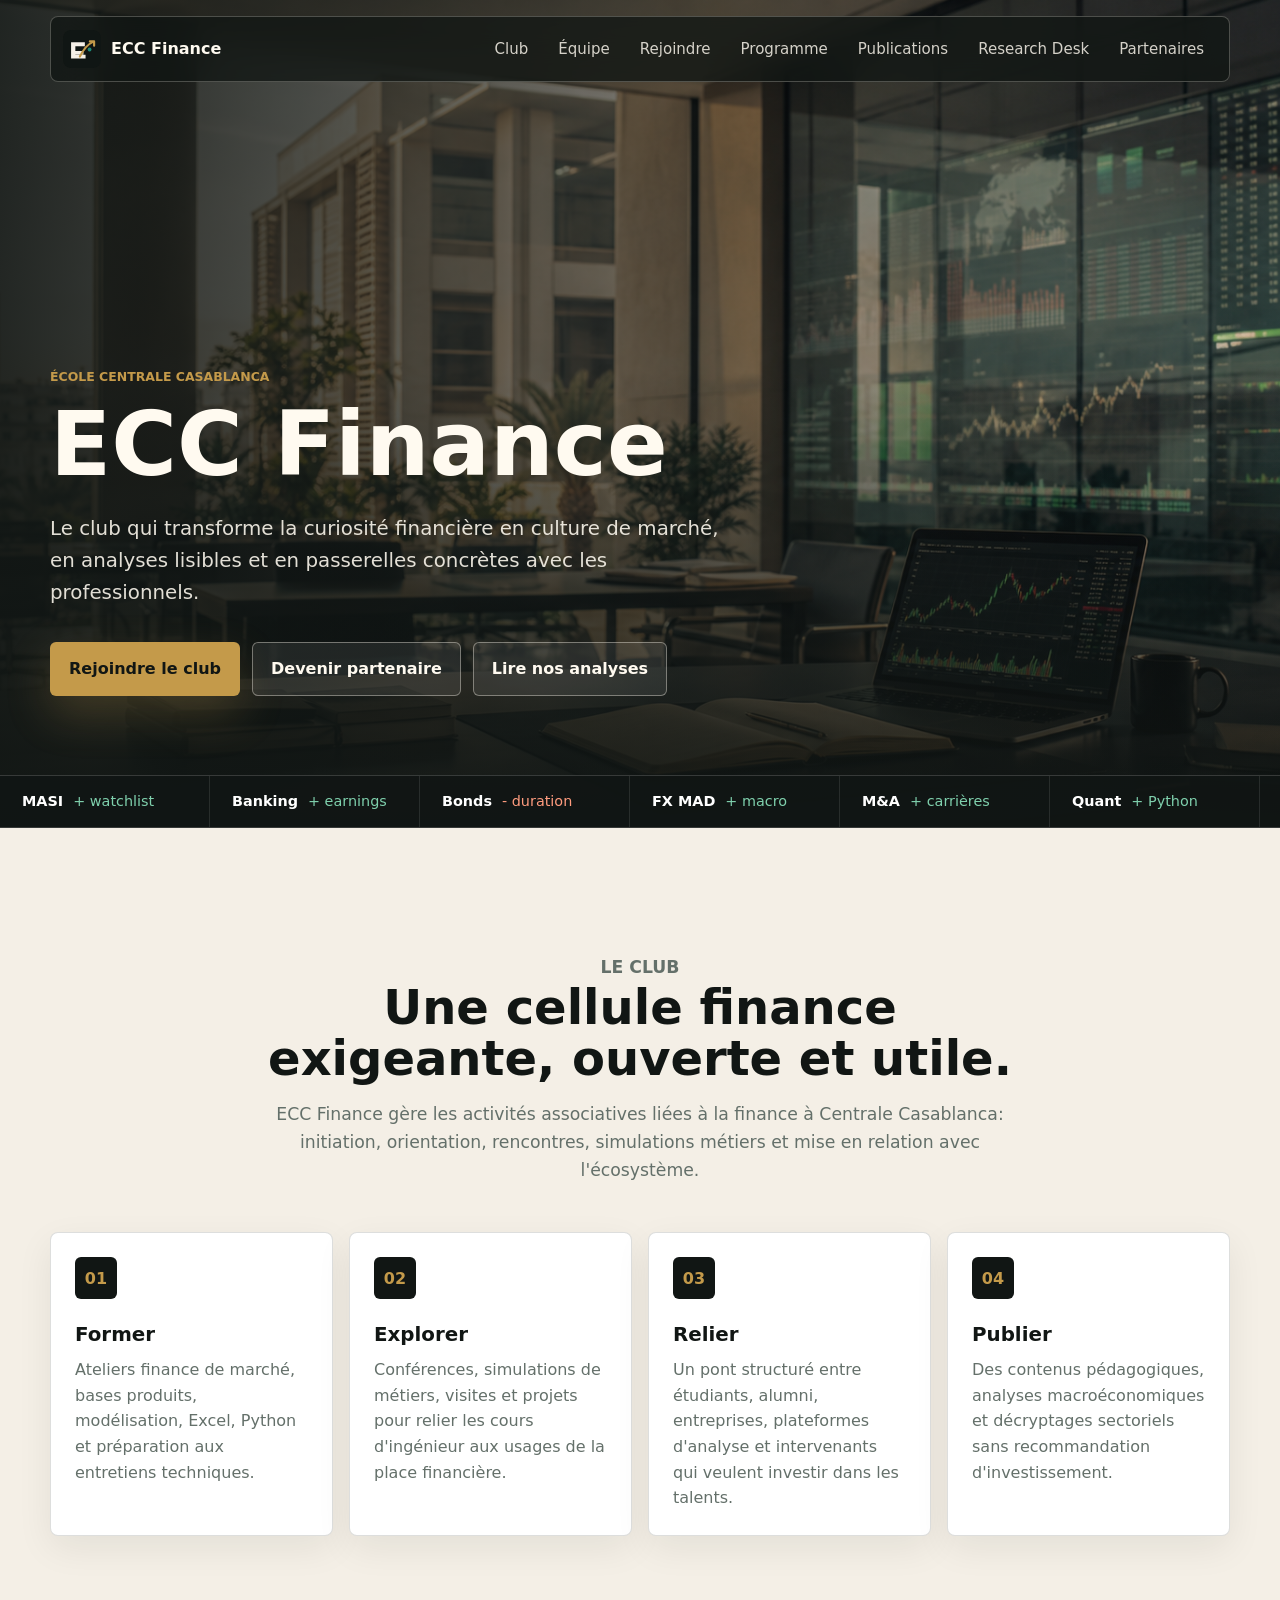
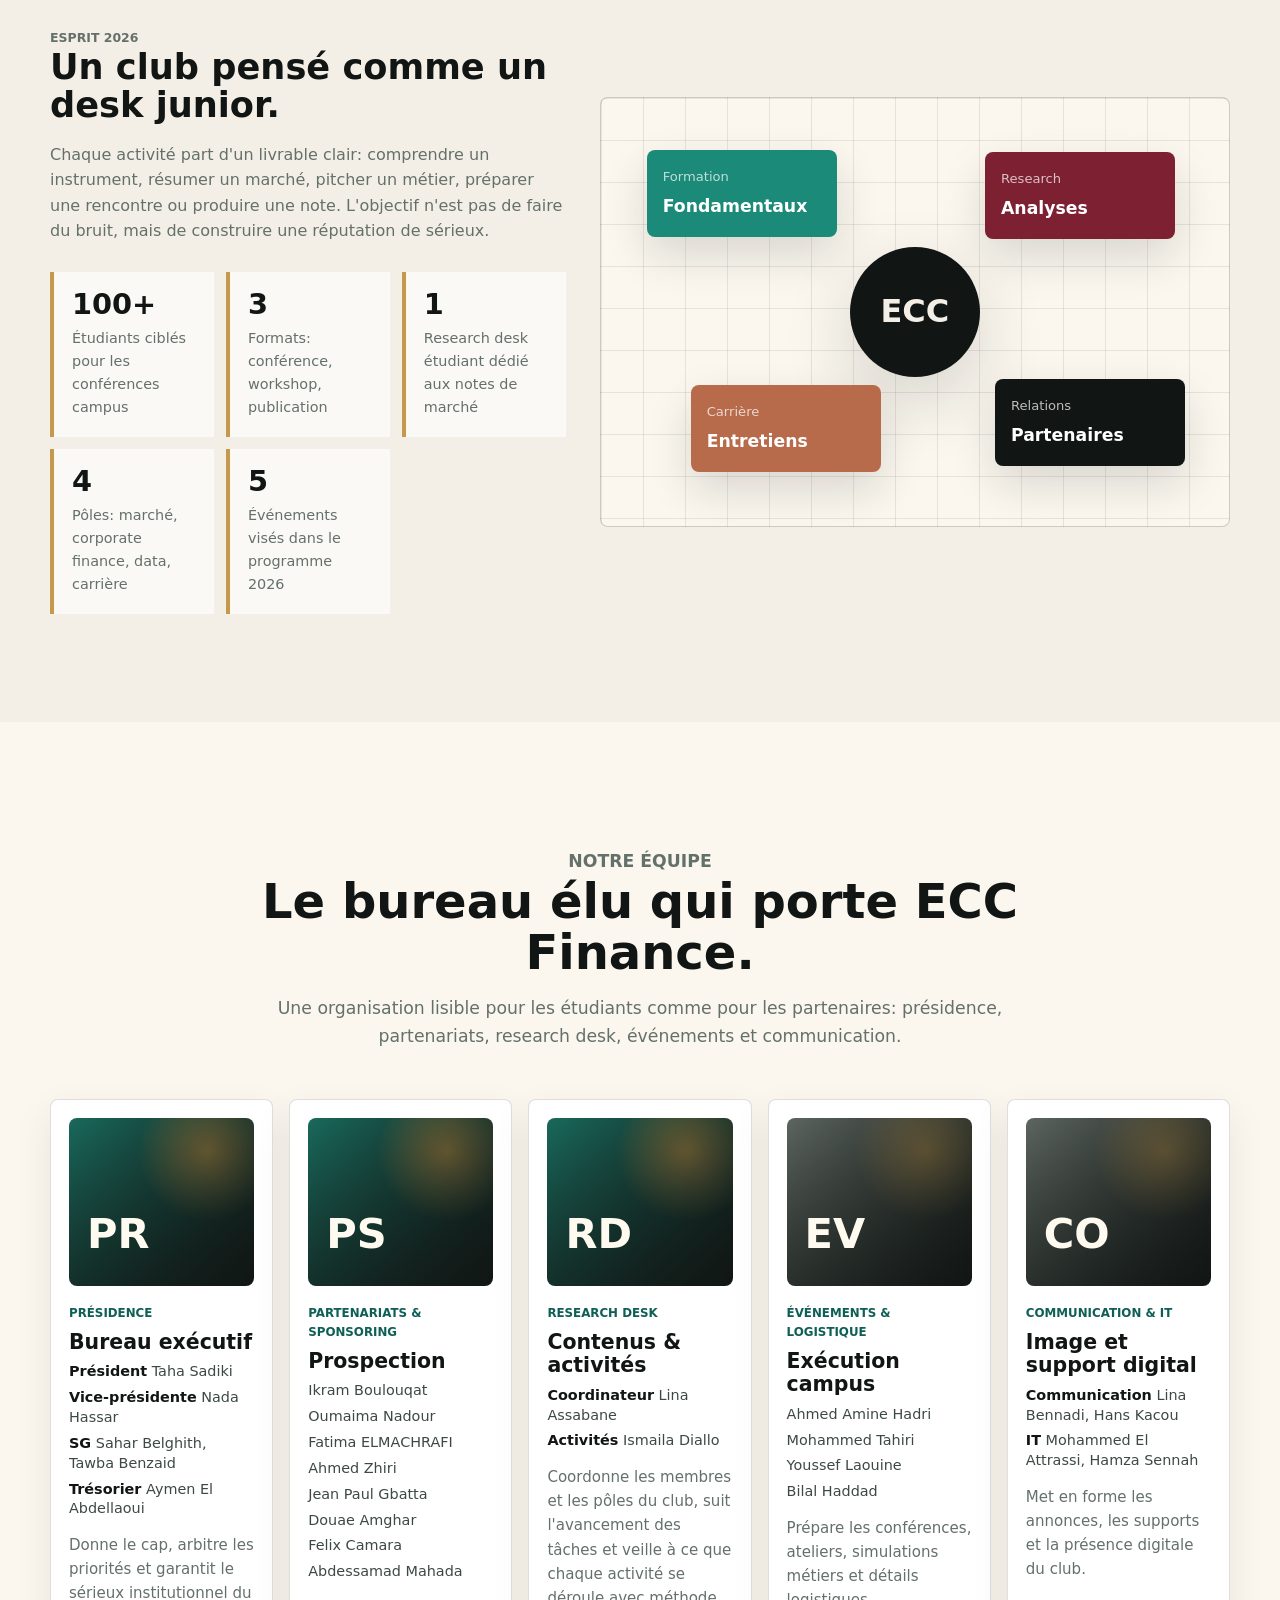
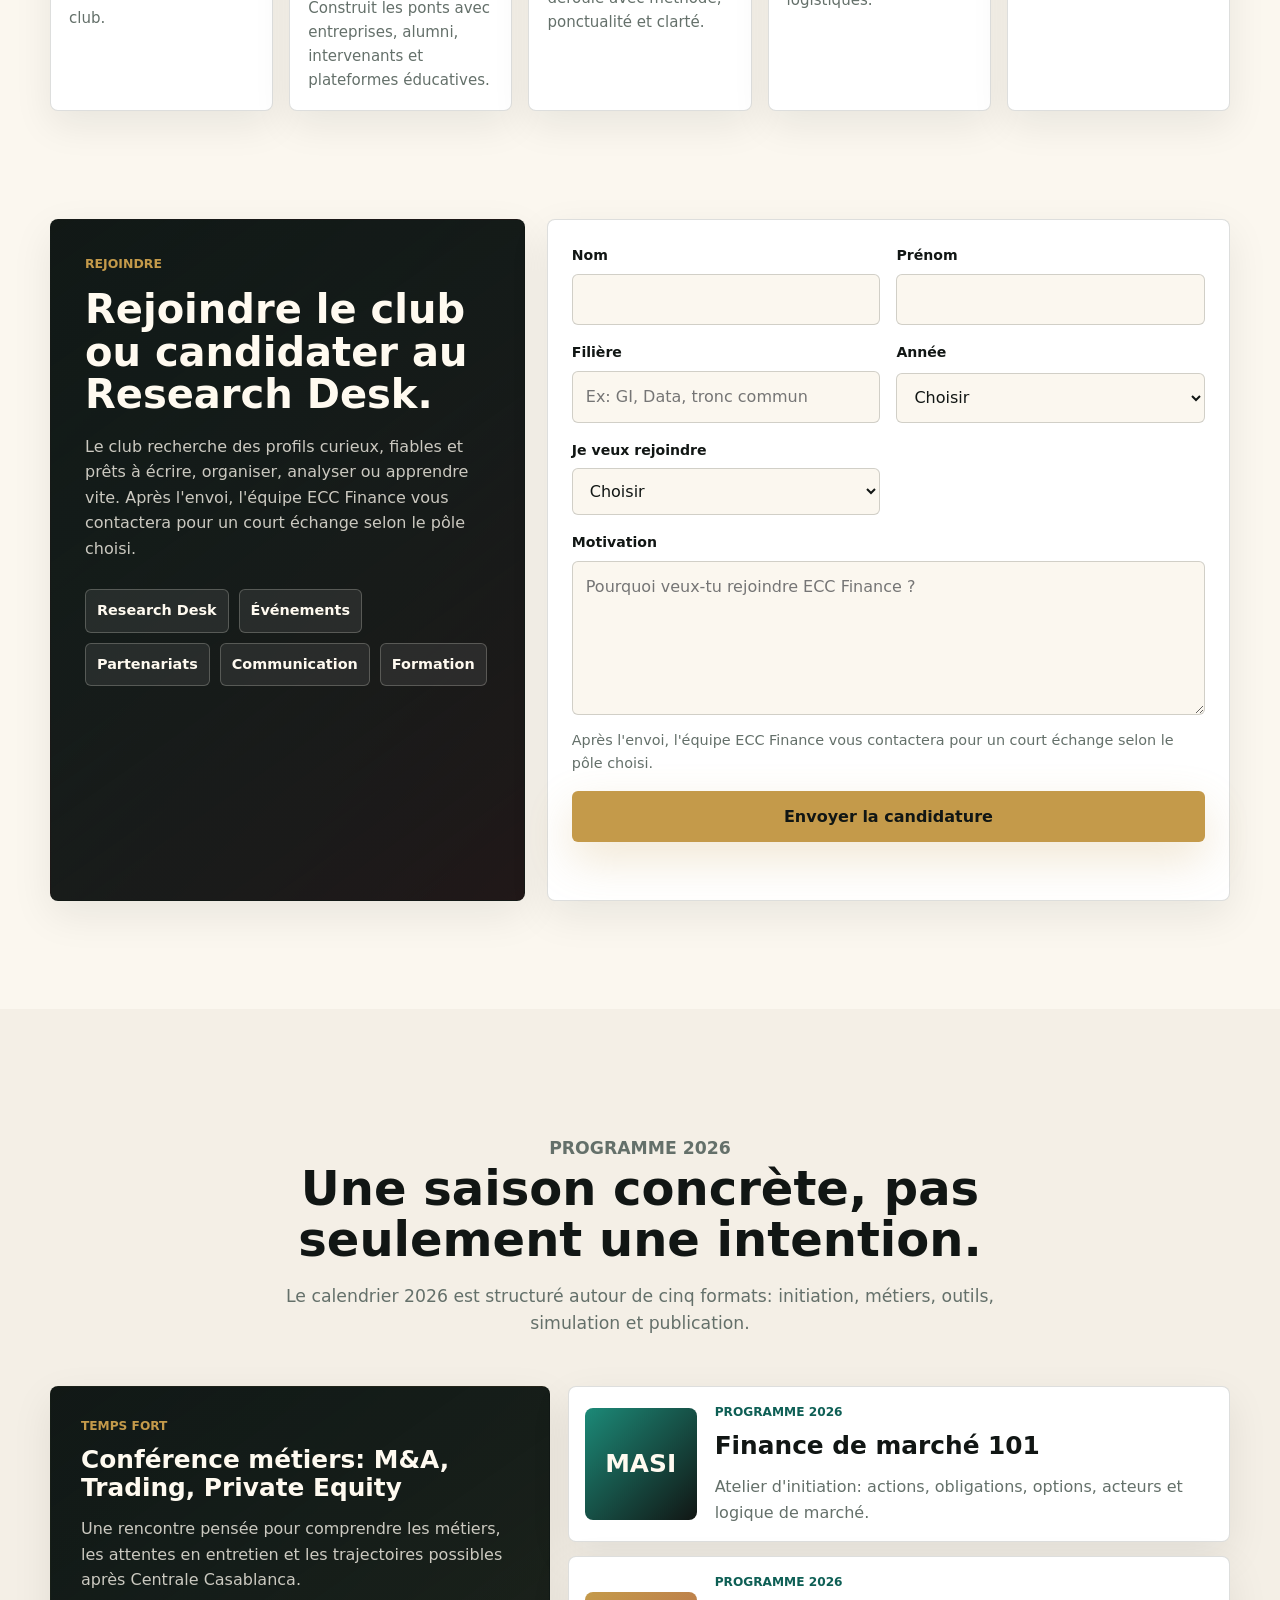
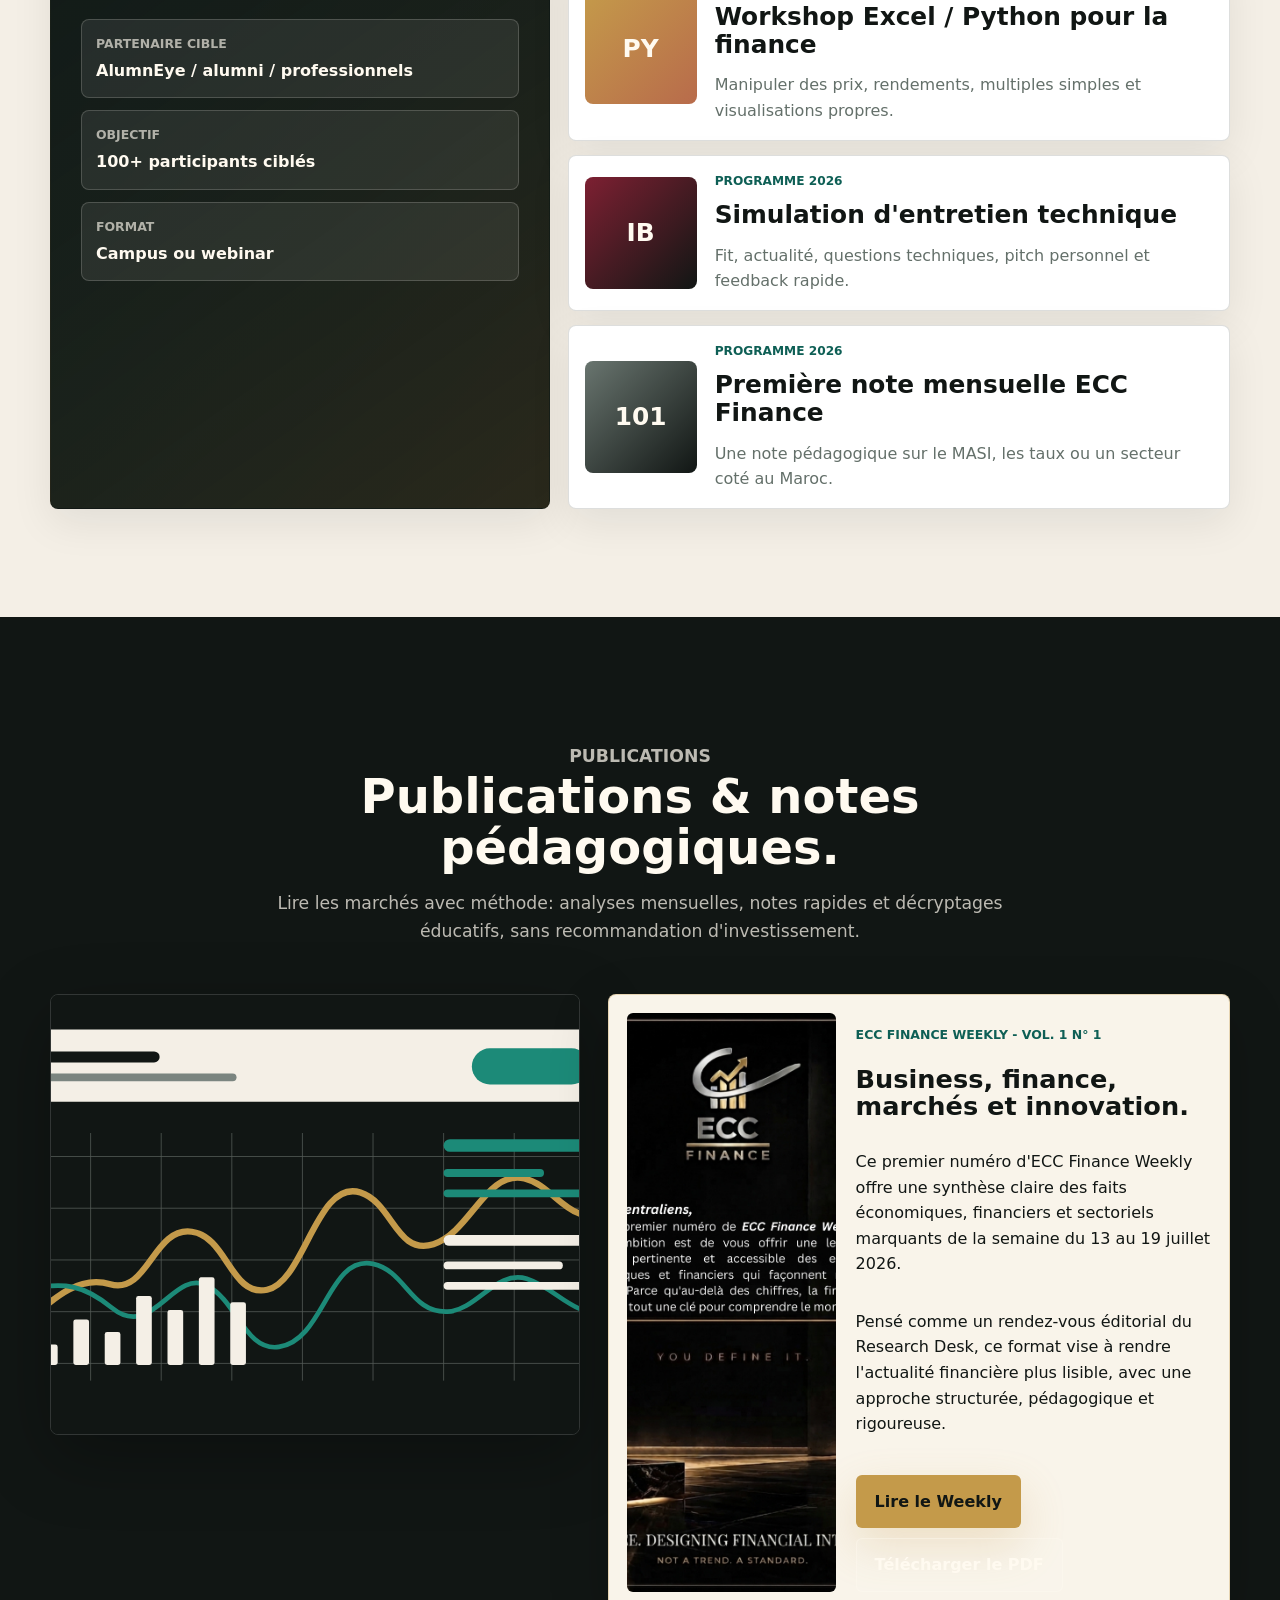
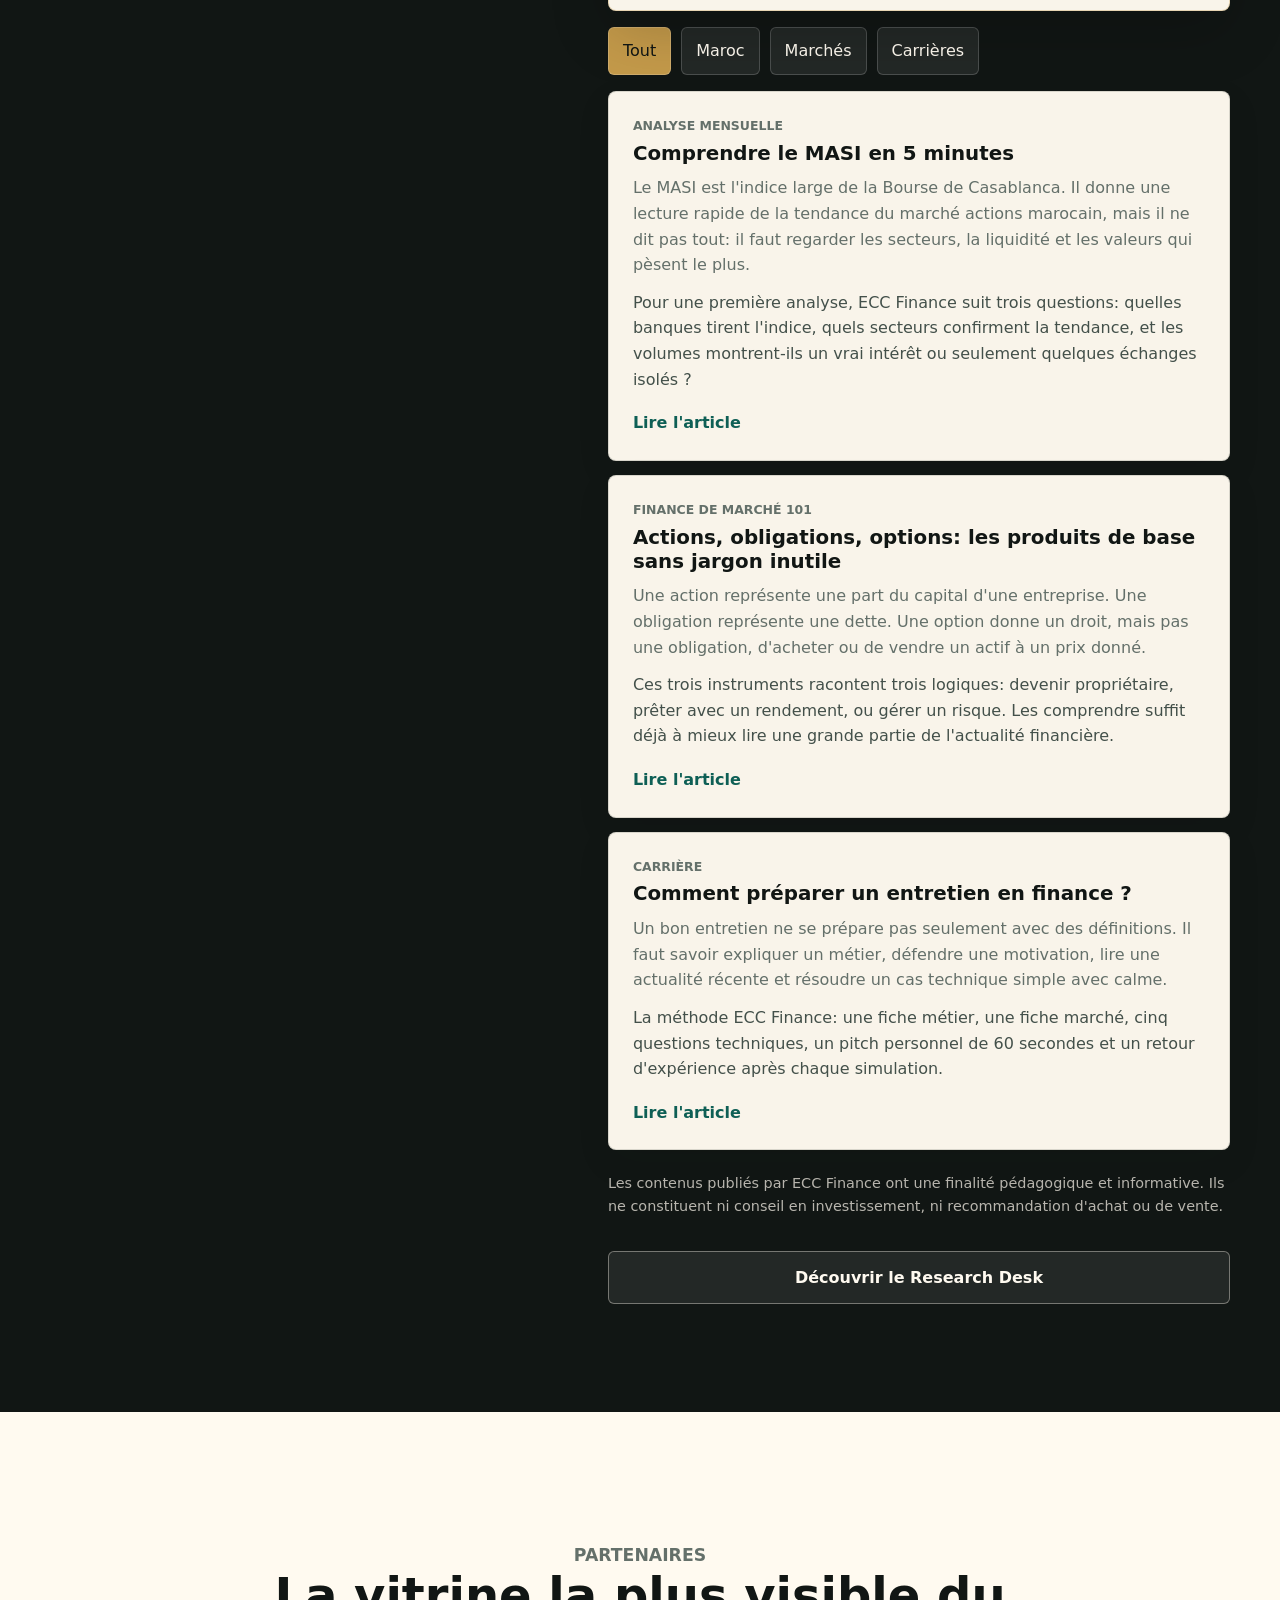
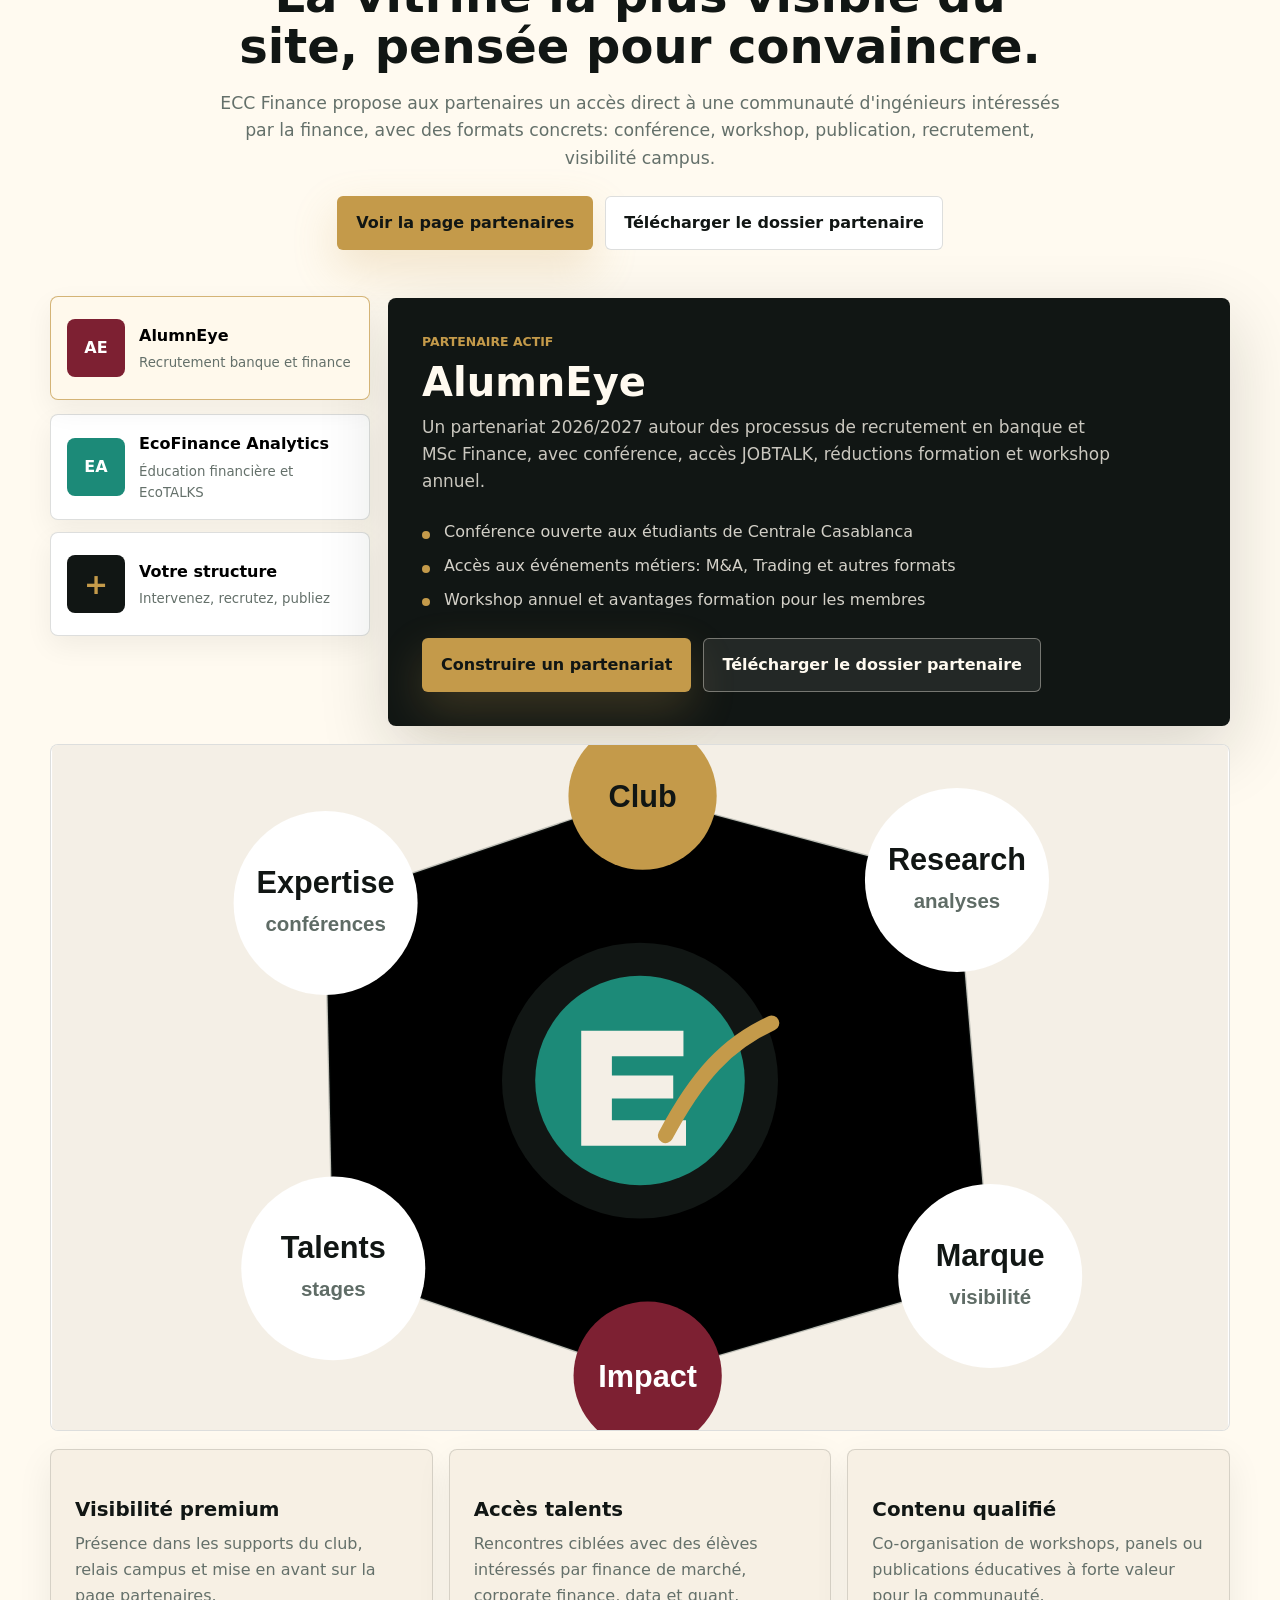
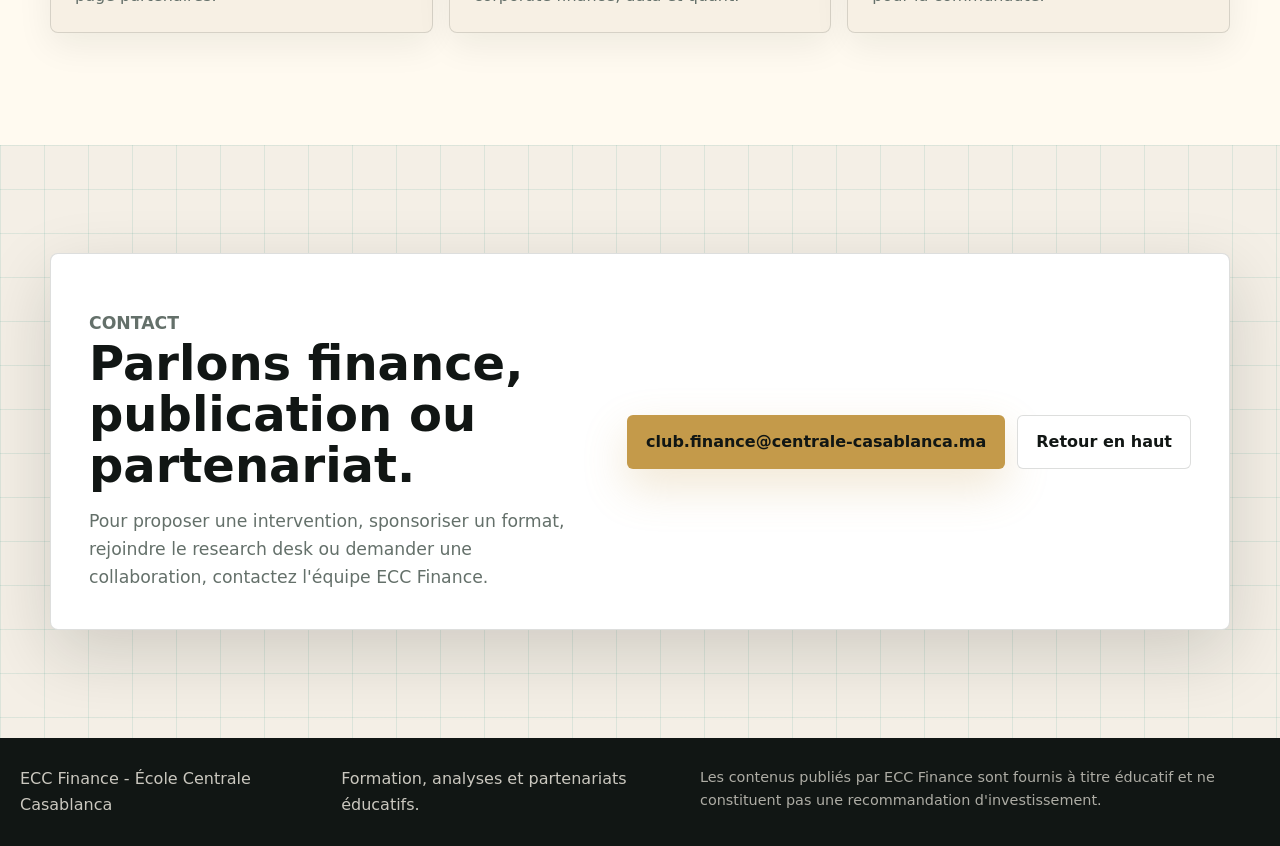
<file: index.html>
<!doctype html>
<html lang="fr">
  <head>
    <meta charset="utf-8">
    <meta name="viewport" content="width=device-width, initial-scale=1">
    <title>ECC Finance | Club finance de Centrale Casablanca</title>
    <meta name="description" content="ECC Finance est le club finance de l'École Centrale Casablanca : formations, analyses de marché, événements, partenariats et orientation carrière.">
    <meta name="theme-color" content="#111614">
    <link rel="canonical" href="https://hamzasennah.github.io/Ecc-Finance/">
    <meta property="og:type" content="website">
    <meta property="og:title" content="ECC Finance | Club finance de Centrale Casablanca">
    <meta property="og:description" content="Formations, analyses, événements et partenariats autour de la finance.">
    <meta property="og:image" content="https://hamzasennah.github.io/Ecc-Finance/assets/hero-finance-campus.png">
    <meta property="og:url" content="https://hamzasennah.github.io/Ecc-Finance/">
    <meta property="og:locale" content="fr_FR">
    <meta name="twitter:card" content="summary_large_image">
    <meta name="twitter:title" content="ECC Finance | Club finance de Centrale Casablanca">
    <meta name="twitter:description" content="Formations, analyses, événements et partenariats autour de la finance.">
    <meta name="twitter:image" content="https://hamzasennah.github.io/Ecc-Finance/assets/hero-finance-campus.png">
    <link rel="icon" href="assets/ecc-finance-mark.svg" type="image/svg+xml">
    <link rel="preload" as="image" href="assets/hero-finance-campus.png">
    <link rel="stylesheet" href="styles.css?v=20260719">
    <script type="application/ld+json">
      {
        "@context": "https://schema.org",
        "@type": "StudentOrganization",
        "name": "ECC Finance",
        "url": "https://hamzasennah.github.io/Ecc-Finance/",
        "email": "club.finance@centrale-casablanca.ma",
        "description": "Club finance de l'École Centrale Casablanca : formations, analyses de marché, événements, partenariats et orientation carrière.",
        "parentOrganization": {
          "@type": "CollegeOrUniversity",
          "name": "École Centrale Casablanca"
        },
        "areaServed": "Casablanca, Maroc"
      }
    </script>
  </head>
  <body>
    <a class="skip-link" href="#main">Aller au contenu</a>
    <div class="scroll-progress" aria-hidden="true"></div>

    <header class="site-header" data-header>
      <a class="brand" href="#top" aria-label="ECC Finance accueil">
        <img src="assets/ecc-finance-mark.svg" alt="" width="44" height="44">
        <span>ECC Finance</span>
      </a>
      <button class="nav-toggle" type="button" aria-label="Ouvrir le menu" aria-expanded="false" aria-controls="site-nav">
        <span></span>
        <span></span>
        <span></span>
      </button>
      <nav class="site-nav" id="site-nav" aria-label="Navigation principale">
        <a href="#club">Club</a>
        <a href="#team">Équipe</a>
        <a href="#join">Rejoindre</a>
        <a href="#program">Programme</a>
        <a href="#research">Publications</a>
        <a href="research-desk.html">Research Desk</a>
        <a href="partenaires.html">Partenaires</a>
      </nav>
    </header>

    <main id="main">
      <section class="hero" id="top" aria-labelledby="hero-title">
        <img class="hero-image" src="assets/hero-finance-campus.png" alt="Espace de travail finance avec tableaux de marché et ambiance campus à Casablanca">
        <div class="hero-overlay" aria-hidden="true"></div>
        <div class="hero-content">
          <p class="eyebrow">École Centrale Casablanca</p>
          <h1 id="hero-title">ECC Finance</h1>
          <p class="hero-lead">Le club qui transforme la curiosité financière en culture de marché, en analyses lisibles et en passerelles concrètes avec les professionnels.</p>
          <div class="hero-actions">
            <a class="button button-primary" href="#join">Rejoindre le club</a>
            <a class="button button-secondary" href="partenaires.html">Devenir partenaire</a>
            <a class="button button-secondary" href="#research">Lire nos analyses</a>
          </div>
        </div>
        <aside class="market-tape" aria-label="Thèmes suivis par le club">
          <div class="ticker-track" data-ticker></div>
        </aside>
      </section>

      <section class="section club-section" id="club" aria-labelledby="club-title">
        <div class="section-heading">
          <p class="eyebrow">Le Club</p>
          <h2 id="club-title">Une cellule finance exigeante, ouverte et utile.</h2>
          <p>ECC Finance gère les activités associatives liées à la finance à Centrale Casablanca: initiation, orientation, rencontres, simulations métiers et mise en relation avec l'écosystème.</p>
        </div>

        <div class="mission-grid">
          <article class="mission-card reveal">
            <span class="card-number">01</span>
            <h3>Former</h3>
            <p>Ateliers finance de marché, bases produits, modélisation, Excel, Python et préparation aux entretiens techniques.</p>
          </article>
          <article class="mission-card reveal">
            <span class="card-number">02</span>
            <h3>Explorer</h3>
            <p>Conférences, simulations de métiers, visites et projets pour relier les cours d'ingénieur aux usages de la place financière.</p>
          </article>
          <article class="mission-card reveal">
            <span class="card-number">03</span>
            <h3>Relier</h3>
            <p>Un pont structuré entre étudiants, alumni, entreprises, plateformes d'analyse et intervenants qui veulent investir dans les talents.</p>
          </article>
          <article class="mission-card reveal">
            <span class="card-number">04</span>
            <h3>Publier</h3>
            <p>Des contenus pédagogiques, analyses macroéconomiques et décryptages sectoriels sans recommandation d'investissement.</p>
          </article>
        </div>

        <div class="club-lab">
          <div class="lab-copy">
            <p class="eyebrow">Esprit 2026</p>
            <h3>Un club pensé comme un desk junior.</h3>
            <p>Chaque activité part d'un livrable clair: comprendre un instrument, résumer un marché, pitcher un métier, préparer une rencontre ou produire une note. L'objectif n'est pas de faire du bruit, mais de construire une réputation de sérieux.</p>
            <dl class="metric-list">
              <div>
                <dt>100+</dt>
                <dd>Étudiants ciblés pour les conférences campus</dd>
              </div>
              <div>
                <dt>3</dt>
                <dd>Formats: conférence, workshop, publication</dd>
              </div>
              <div>
                <dt>1</dt>
                <dd>Research desk étudiant dédié aux notes de marché</dd>
              </div>
              <div>
                <dt>4</dt>
                <dd>Pôles: marché, corporate finance, data, carrière</dd>
              </div>
              <div>
                <dt>5</dt>
                <dd>Événements visés dans le programme 2026</dd>
              </div>
            </dl>
          </div>
          <div class="lab-visual reveal" aria-label="Axes operationnels du club">
            <div class="axis axis-formation">
              <span>Formation</span>
              <strong>Fondamentaux</strong>
            </div>
            <div class="axis axis-research">
              <span>Research</span>
              <strong>Analyses</strong>
            </div>
            <div class="axis axis-career">
              <span>Carrière</span>
              <strong>Entretiens</strong>
            </div>
            <div class="axis axis-network">
              <span>Relations</span>
              <strong>Partenaires</strong>
            </div>
          </div>
        </div>
      </section>

      <section class="section team-section" id="team" aria-labelledby="team-title">
        <div class="section-heading">
          <p class="eyebrow">Notre équipe</p>
          <h2 id="team-title">Le bureau élu qui porte ECC Finance.</h2>
          <p>Une organisation lisible pour les étudiants comme pour les partenaires: présidence, partenariats, research desk, événements et communication.</p>
        </div>

        <div class="team-grid">
          <article class="team-card reveal">
            <div class="team-photo" role="img" aria-label="Pôle présidence ECC Finance">PR</div>
            <div class="team-copy">
              <p class="role-label">Présidence</p>
              <h3>Bureau exécutif</h3>
              <ul class="team-members">
                <li><strong>Président</strong> Taha Sadiki</li>
                <li><strong>Vice-présidente</strong> Nada Hassar</li>
                <li><strong>SG</strong> Sahar Belghith, Tawba Benzaid</li>
                <li><strong>Trésorier</strong> Aymen El Abdellaoui</li>
              </ul>
              <p>Donne le cap, arbitre les priorités et garantit le sérieux institutionnel du club.</p>
            </div>
          </article>

          <article class="team-card reveal">
            <div class="team-photo" role="img" aria-label="Pôle partenariats ECC Finance">PS</div>
            <div class="team-copy">
              <p class="role-label">Partenariats & sponsoring</p>
              <h3>Prospection</h3>
              <ul class="team-members">
                <li>Ikram Boulouqat</li>
                <li>Oumaima Nadour</li>
                <li>Fatima ELMACHRAFI</li>
                <li>Ahmed Zhiri</li>
                <li>Jean Paul Gbatta</li>
                <li>Douae Amghar</li>
                <li>Felix Camara</li>
                <li>Abdessamad Mahada</li>
              </ul>
              <p>Construit les ponts avec entreprises, alumni, intervenants et plateformes éducatives.</p>
            </div>
          </article>

          <article class="team-card reveal">
            <div class="team-photo" role="img" aria-label="Pôle research desk ECC Finance">RD</div>
            <div class="team-copy">
              <p class="role-label">Research Desk</p>
              <h3>Contenus & activités</h3>
              <ul class="team-members">
                <li><strong>Coordinateur</strong> Lina Assabane</li>
                <li><strong>Activités</strong> Ismaila Diallo</li>
              </ul>
              <p>Coordonne les membres et les pôles du club, suit l'avancement des tâches et veille à ce que chaque activité se déroule avec méthode, ponctualité et clarté.</p>
            </div>
          </article>

          <article class="team-card reveal">
            <div class="team-photo team-photo-muted" role="img" aria-label="Pôle événements ECC Finance">EV</div>
            <div class="team-copy">
              <p class="role-label">Événements & logistique</p>
              <h3>Exécution campus</h3>
              <ul class="team-members">
                <li>Ahmed Amine Hadri</li>
                <li>Mohammed Tahiri</li>
                <li>Youssef Laouine</li>
                <li>Bilal Haddad</li>
              </ul>
              <p>Prépare les conférences, ateliers, simulations métiers et détails logistiques.</p>
            </div>
          </article>

          <article class="team-card reveal">
            <div class="team-photo team-photo-muted" role="img" aria-label="Pôle communication ECC Finance">CO</div>
            <div class="team-copy">
              <p class="role-label">Communication & IT</p>
              <h3>Image et support digital</h3>
              <ul class="team-members">
                <li><strong>Communication</strong> Lina Bennadi, Hans Kacou</li>
                <li><strong>IT</strong> Mohammed El Attrassi, Hamza Sennah</li>
              </ul>
              <p>Met en forme les annonces, les supports et la présence digitale du club.</p>
            </div>
          </article>
        </div>
      </section>

      <section class="section join-section" id="join" aria-labelledby="join-title">
        <div class="join-panel">
          <div class="join-copy">
            <p class="eyebrow">Rejoindre</p>
            <h2 id="join-title">Rejoindre le club ou candidater au Research Desk.</h2>
            <p>Le club recherche des profils curieux, fiables et prêts à écrire, organiser, analyser ou apprendre vite. Après l'envoi, l'équipe ECC Finance vous contactera pour un court échange selon le pôle choisi.</p>
            <div class="join-badges" aria-label="Domaines possibles">
              <span>Research Desk</span>
              <span>Événements</span>
              <span>Partenariats</span>
              <span>Communication</span>
              <span>Formation</span>
            </div>
          </div>

          <form class="join-form" action="https://formsubmit.co/club.finance@centrale-casablanca.ma" method="POST" data-ajax-form data-email="club.finance@centrale-casablanca.ma" data-subject="Candidature ECC Finance" data-success="Votre candidature a bien été envoyée. L'équipe ECC Finance vous contactera pour un court échange selon le pôle choisi.">
            <div class="form-field">
              <label for="candidate-lastname">Nom</label>
              <input id="candidate-lastname" name="Nom" autocomplete="family-name" required>
            </div>
            <div class="form-field">
              <label for="candidate-firstname">Prénom</label>
              <input id="candidate-firstname" name="Prénom" autocomplete="given-name" required>
            </div>
            <div class="form-field">
              <label for="candidate-track">Filière</label>
              <input id="candidate-track" name="Filière" placeholder="Ex: GI, Data, tronc commun" required>
            </div>
            <div class="form-field">
              <label for="candidate-year">Année</label>
              <select id="candidate-year" name="Année" required>
                <option value="">Choisir</option>
                <option>1A</option>
                <option>2A</option>
                <option>3A</option>
                <option>Alumni</option>
              </select>
            </div>
            <div class="form-field">
              <label for="candidate-domain">Je veux rejoindre</label>
              <select id="candidate-domain" name="Pôle souhaité" required>
                <option value="">Choisir</option>
                <option>Research Desk</option>
                <option>Événements</option>
                <option>Partenariats</option>
                <option>Communication</option>
                <option>Formation</option>
              </select>
            </div>
            <div class="form-field form-field-full">
              <label for="candidate-motivation">Motivation</label>
              <textarea id="candidate-motivation" name="Motivation" rows="5" placeholder="Pourquoi veux-tu rejoindre ECC Finance ?" required></textarea>
            </div>
            <input type="hidden" name="_subject" value="Candidature ECC Finance">
            <input type="hidden" name="_template" value="table">
            <input type="hidden" name="_captcha" value="false">
            <input class="visually-hidden" type="text" name="_honey" tabindex="-1" autocomplete="off">
            <p class="form-note">Après l'envoi, l'équipe ECC Finance vous contactera pour un court échange selon le pôle choisi.</p>
            <button class="button button-primary form-submit" type="submit">Envoyer la candidature</button>
            <p class="form-status" data-form-status aria-live="polite"></p>
          </form>
        </div>
      </section>

      <section class="section events-section" id="program" aria-labelledby="program-title">
        <div class="section-heading">
          <p class="eyebrow">Programme 2026</p>
          <h2 id="program-title">Une saison concrète, pas seulement une intention.</h2>
          <p>Le calendrier 2026 est structuré autour de cinq formats: initiation, métiers, outils, simulation et publication.</p>
        </div>

        <div class="events-layout">
          <article class="event-feature reveal">
            <p class="event-status">Temps fort</p>
            <h3>Conférence métiers: M&A, Trading, Private Equity</h3>
            <p>Une rencontre pensée pour comprendre les métiers, les attentes en entretien et les trajectoires possibles après Centrale Casablanca.</p>
            <dl>
              <div>
                <dt>Partenaire cible</dt>
                <dd>AlumnEye / alumni / professionnels</dd>
              </div>
              <div>
                <dt>Objectif</dt>
                <dd>100+ participants ciblés</dd>
              </div>
              <div>
                <dt>Format</dt>
                <dd>Campus ou webinar</dd>
              </div>
            </dl>
          </article>

          <div class="event-list">
            <article class="event-card reveal">
              <div class="event-poster poster-masi" aria-hidden="true">MASI</div>
              <div>
                <p class="event-status">Programme 2026</p>
                <h3>Finance de marché 101</h3>
                <p>Atelier d'initiation: actions, obligations, options, acteurs et logique de marché.</p>
              </div>
            </article>
            <article class="event-card reveal">
              <div class="event-poster poster-python" aria-hidden="true">PY</div>
              <div>
                <p class="event-status">Programme 2026</p>
                <h3>Workshop Excel / Python pour la finance</h3>
                <p>Manipuler des prix, rendements, multiples simples et visualisations propres.</p>
              </div>
            </article>
            <article class="event-card reveal">
              <div class="event-poster poster-career" aria-hidden="true">IB</div>
              <div>
                <p class="event-status">Programme 2026</p>
                <h3>Simulation d'entretien technique</h3>
                <p>Fit, actualité, questions techniques, pitch personnel et feedback rapide.</p>
              </div>
            </article>
            <article class="event-card reveal">
              <div class="event-poster poster-past" aria-hidden="true">101</div>
              <div>
                <p class="event-status">Programme 2026</p>
                <h3>Première note mensuelle ECC Finance</h3>
                <p>Une note pédagogique sur le MASI, les taux ou un secteur coté au Maroc.</p>
              </div>
            </article>
          </div>
        </div>
      </section>

      <section class="section research-section" id="research" aria-labelledby="research-title">
        <div class="section-heading research-heading">
          <p class="eyebrow">Publications</p>
          <h2 id="research-title">Publications & notes pédagogiques.</h2>
          <p>Lire les marchés avec méthode: analyses mensuelles, notes rapides et décryptages éducatifs, sans recommandation d'investissement.</p>
        </div>

        <div class="research-layout">
          <div class="research-visual reveal">
            <img src="assets/research-snapshot.svg" alt="Dashboard stylisé d'analyse financière">
          </div>

          <div class="blog-console">
            <article class="weekly-feature reveal" data-category="markets maroc">
              <div class="weekly-cover">
                <img src="assets/ecc-finance-weekly-vol1-n1-cover.png" alt="Couverture du premier numéro ECC Finance Weekly">
              </div>
              <div class="weekly-copy">
                <p class="post-meta">ECC Finance Weekly - Vol. 1 N° 1</p>
                <h3>Business, finance, marchés et innovation.</h3>
                <p>Ce premier numéro d'ECC Finance Weekly offre une synthèse claire des faits économiques, financiers et sectoriels marquants de la semaine du 13 au 19 juillet 2026.</p>
                <p class="article-body">Pensé comme un rendez-vous éditorial du Research Desk, ce format vise à rendre l'actualité financière plus lisible, avec une approche structurée, pédagogique et rigoureuse.</p>
                <div class="weekly-actions">
                  <a class="button button-primary" href="assets/ecc-finance-weekly-vol1-n1.pdf" target="_blank" rel="noopener">Lire le Weekly</a>
                  <a class="button button-secondary" href="assets/ecc-finance-weekly-vol1-n1.pdf" download>Télécharger le PDF</a>
                </div>
              </div>
            </article>

            <div class="filter-row" aria-label="Filtrer les publications">
              <button class="filter-button active" type="button" data-filter="all">Tout</button>
              <button class="filter-button" type="button" data-filter="maroc">Maroc</button>
              <button class="filter-button" type="button" data-filter="markets">Marchés</button>
              <button class="filter-button" type="button" data-filter="career">Carrières</button>
            </div>

            <div class="post-list" data-posts>
              <a class="post-card reveal" data-category="maroc" href="articles/masi.html">
                <p class="post-meta">Analyse mensuelle</p>
                <h3>Comprendre le MASI en 5 minutes</h3>
                <p>Le MASI est l'indice large de la Bourse de Casablanca. Il donne une lecture rapide de la tendance du marché actions marocain, mais il ne dit pas tout: il faut regarder les secteurs, la liquidité et les valeurs qui pèsent le plus.</p>
                <p class="article-body">Pour une première analyse, ECC Finance suit trois questions: quelles banques tirent l'indice, quels secteurs confirment la tendance, et les volumes montrent-ils un vrai intérêt ou seulement quelques échanges isolés ?</p>
                <span class="post-link">Lire l'article</span>
              </a>
              <a class="post-card reveal" data-category="markets" href="articles/produits-financiers.html">
                <p class="post-meta">Finance de marché 101</p>
                <h3>Actions, obligations, options: les produits de base sans jargon inutile</h3>
                <p>Une action représente une part du capital d'une entreprise. Une obligation représente une dette. Une option donne un droit, mais pas une obligation, d'acheter ou de vendre un actif à un prix donné.</p>
                <p class="article-body">Ces trois instruments racontent trois logiques: devenir propriétaire, prêter avec un rendement, ou gérer un risque. Les comprendre suffit déjà à mieux lire une grande partie de l'actualité financière.</p>
                <span class="post-link">Lire l'article</span>
              </a>
              <a class="post-card reveal" data-category="career" href="articles/entretien-finance.html">
                <p class="post-meta">Carrière</p>
                <h3>Comment préparer un entretien en finance ?</h3>
                <p>Un bon entretien ne se prépare pas seulement avec des définitions. Il faut savoir expliquer un métier, défendre une motivation, lire une actualité récente et résoudre un cas technique simple avec calme.</p>
                <p class="article-body">La méthode ECC Finance: une fiche métier, une fiche marché, cinq questions techniques, un pitch personnel de 60 secondes et un retour d'expérience après chaque simulation.</p>
                <span class="post-link">Lire l'article</span>
              </a>
            </div>

            <p class="disclaimer">Les contenus publiés par ECC Finance ont une finalité pédagogique et informative. Ils ne constituent ni conseil en investissement, ni recommandation d'achat ou de vente.</p>
            <a class="button button-secondary research-page-link" href="research-desk.html">Découvrir le Research Desk</a>
          </div>
        </div>
      </section>

      <section class="partners-section" id="partners" aria-labelledby="partners-title">
        <div class="partners-intro">
          <p class="eyebrow">Partenaires</p>
          <h2 id="partners-title">La vitrine la plus visible du site, pensée pour convaincre.</h2>
          <p>ECC Finance propose aux partenaires un accès direct à une communauté d'ingénieurs intéressés par la finance, avec des formats concrets: conférence, workshop, publication, recrutement, visibilité campus.</p>
          <div class="partner-intro-actions">
            <a class="button button-primary partner-pack-link" href="partenaires.html">Voir la page partenaires</a>
            <a class="button button-secondary partner-pack-link" href="assets/partner-pack-ecc-finance.pdf" download>Télécharger le dossier partenaire</a>
          </div>
        </div>

        <div class="partner-stage">
          <div class="partner-selector" aria-label="Partenaires actifs">
            <button class="partner-card active" type="button" data-partner="alumneye">
              <span class="partner-logo alumneye-logo">AE</span>
              <span>
                <strong>AlumnEye</strong>
                <small>Recrutement banque et finance</small>
              </span>
            </button>
            <button class="partner-card" type="button" data-partner="ecofinance">
              <span class="partner-logo ecofinance-logo">EA</span>
              <span>
                <strong>EcoFinance Analytics</strong>
                <small>Éducation financière et EcoTALKS</small>
              </span>
            </button>
            <button class="partner-card" type="button" data-partner="future">
              <span class="partner-logo future-logo">+</span>
              <span>
                <strong>Votre structure</strong>
                <small>Intervenez, recrutez, publiez</small>
              </span>
            </button>
          </div>

          <article class="partner-spotlight" data-partner-panel aria-live="polite">
            <p class="spotlight-kicker">Partenaire actif</p>
            <h3>AlumnEye</h3>
            <p class="spotlight-text">Un partenariat 2026/2027 autour des processus de recrutement en banque et MSc Finance, avec conférence, accès JOBTALK, réductions formation et workshop annuel.</p>
            <ul class="spotlight-list">
              <li>Conférence ouverte aux étudiants de Centrale Casablanca</li>
              <li>Accès aux événements métiers: M&A, Trading et autres formats</li>
              <li>Workshop annuel et avantages formation pour les membres</li>
            </ul>
            <div class="spotlight-actions">
              <a class="button button-primary" href="partenaires.html#partner-contact">Construire un partenariat</a>
              <a class="button button-secondary" href="assets/partner-pack-ecc-finance.pdf" download>Télécharger le dossier partenaire</a>
            </div>
          </article>

          <div class="partner-map reveal">
            <img src="assets/partner-constellation.svg" alt="Carte de l'écosystème partenaires ECC Finance">
          </div>
        </div>

        <div class="partner-offers">
          <article class="offer-card reveal">
            <h3>Visibilité premium</h3>
            <p>Présence dans les supports du club, relais campus et mise en avant sur la page partenaires.</p>
          </article>
          <article class="offer-card reveal">
            <h3>Accès talents</h3>
            <p>Rencontres ciblées avec des élèves intéressés par finance de marché, corporate finance, data et quant.</p>
          </article>
          <article class="offer-card reveal">
            <h3>Contenu qualifié</h3>
            <p>Co-organisation de workshops, panels ou publications éducatives à forte valeur pour la communauté.</p>
          </article>
        </div>
      </section>

      <section class="section contact-section" id="contact" aria-labelledby="contact-title">
        <div class="contact-panel">
          <div>
            <p class="eyebrow">Contact</p>
            <h2 id="contact-title">Parlons finance, publication ou partenariat.</h2>
            <p>Pour proposer une intervention, sponsoriser un format, rejoindre le research desk ou demander une collaboration, contactez l'équipe ECC Finance.</p>
          </div>
          <div class="contact-actions">
            <a class="button button-primary" href="mailto:club.finance@centrale-casablanca.ma">club.finance@centrale-casablanca.ma</a>
            <a class="button button-secondary" href="#top">Retour en haut</a>
          </div>
        </div>
      </section>
    </main>

    <footer class="site-footer">
      <p>ECC Finance - École Centrale Casablanca</p>
      <p>Formation, analyses et partenariats éducatifs.</p>
      <p class="footer-disclaimer">Les contenus publiés par ECC Finance sont fournis à titre éducatif et ne constituent pas une recommandation d'investissement.</p>
    </footer>

    <script src="script.js?v=20260719"></script>
  </body>
</html>
</file>
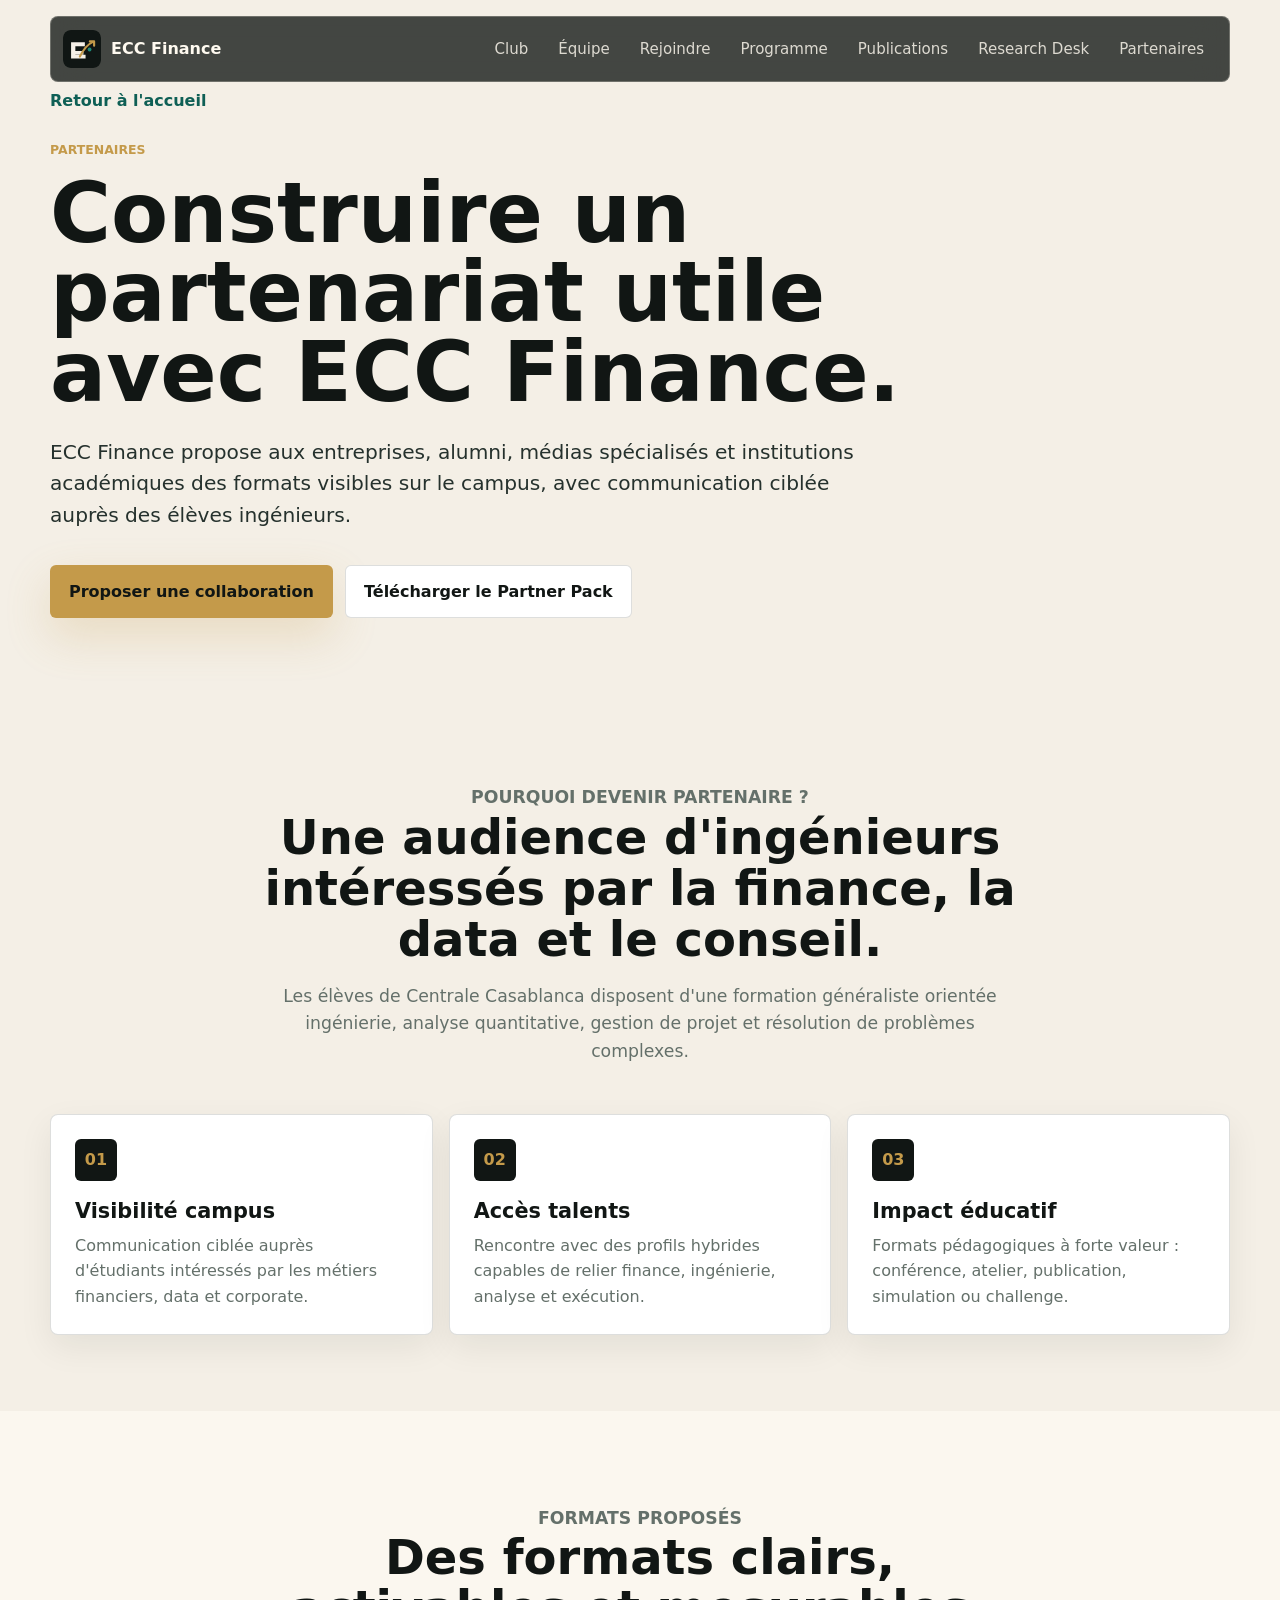
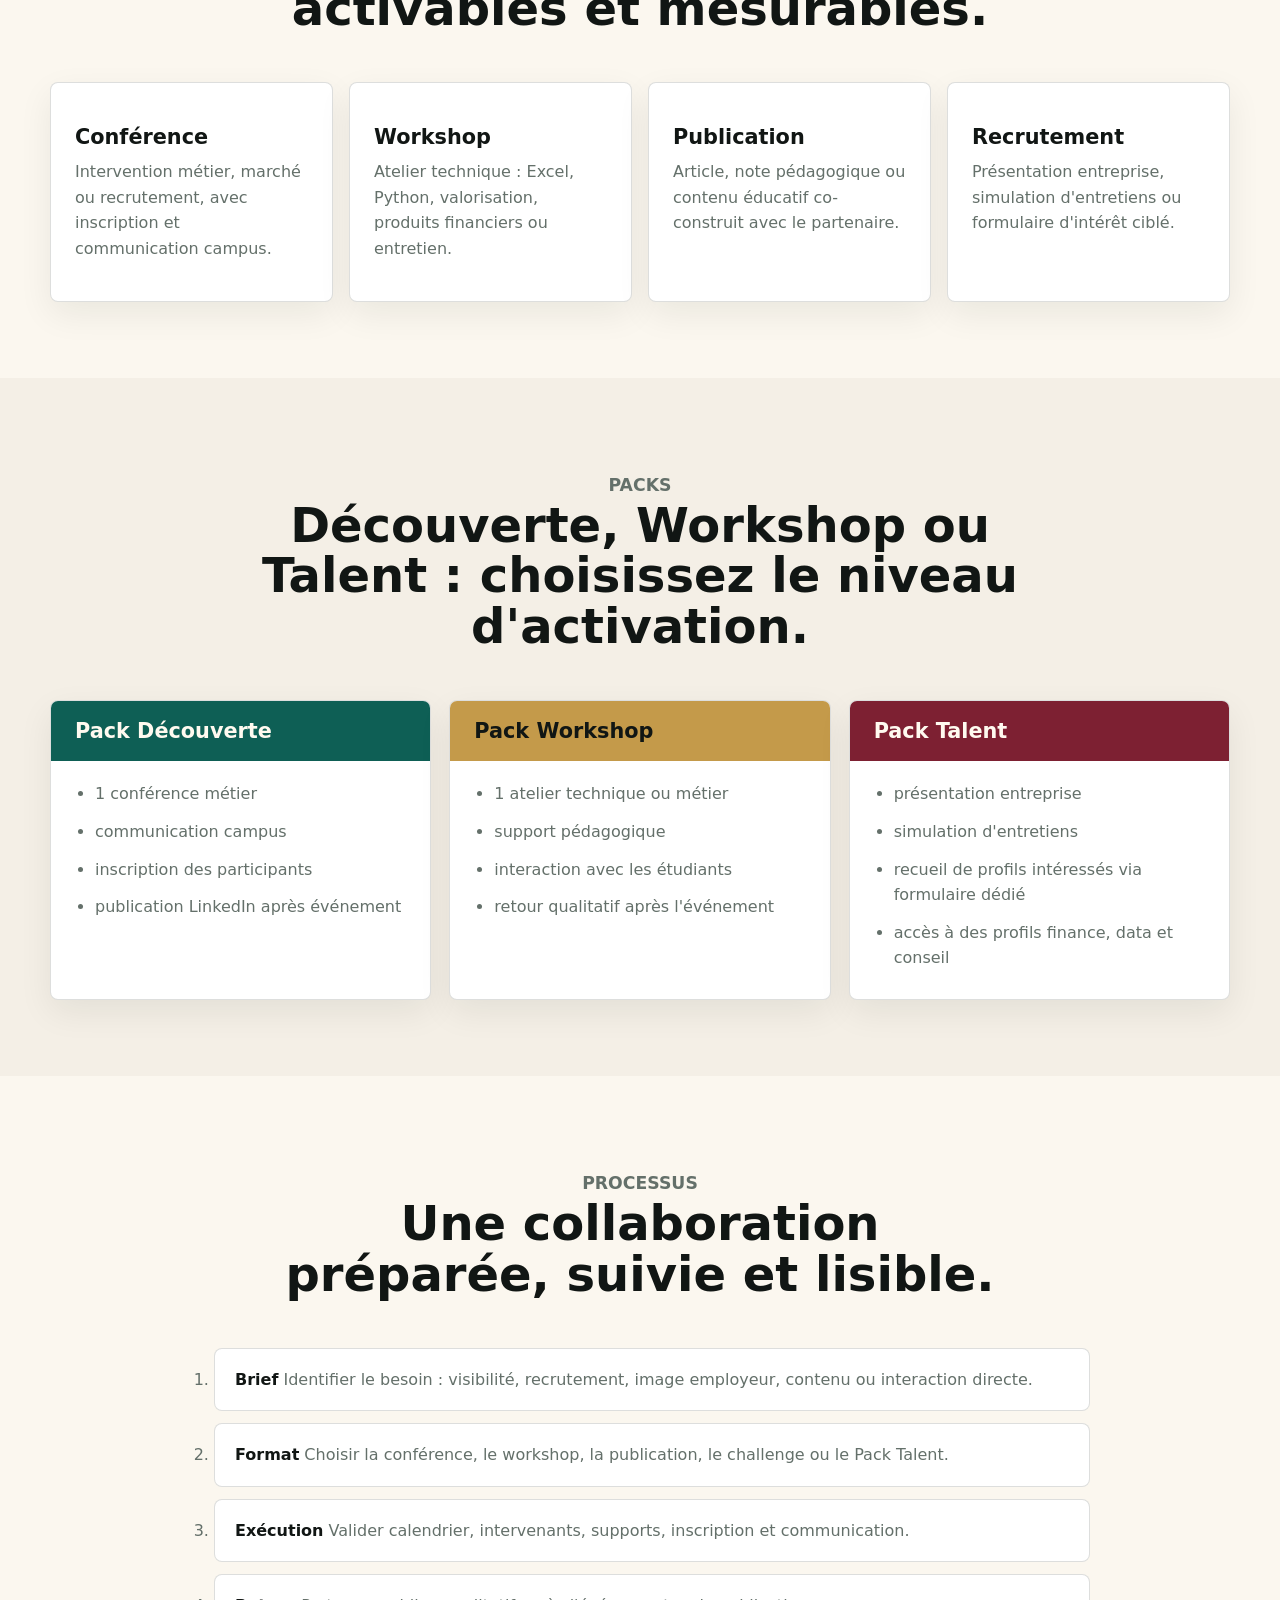
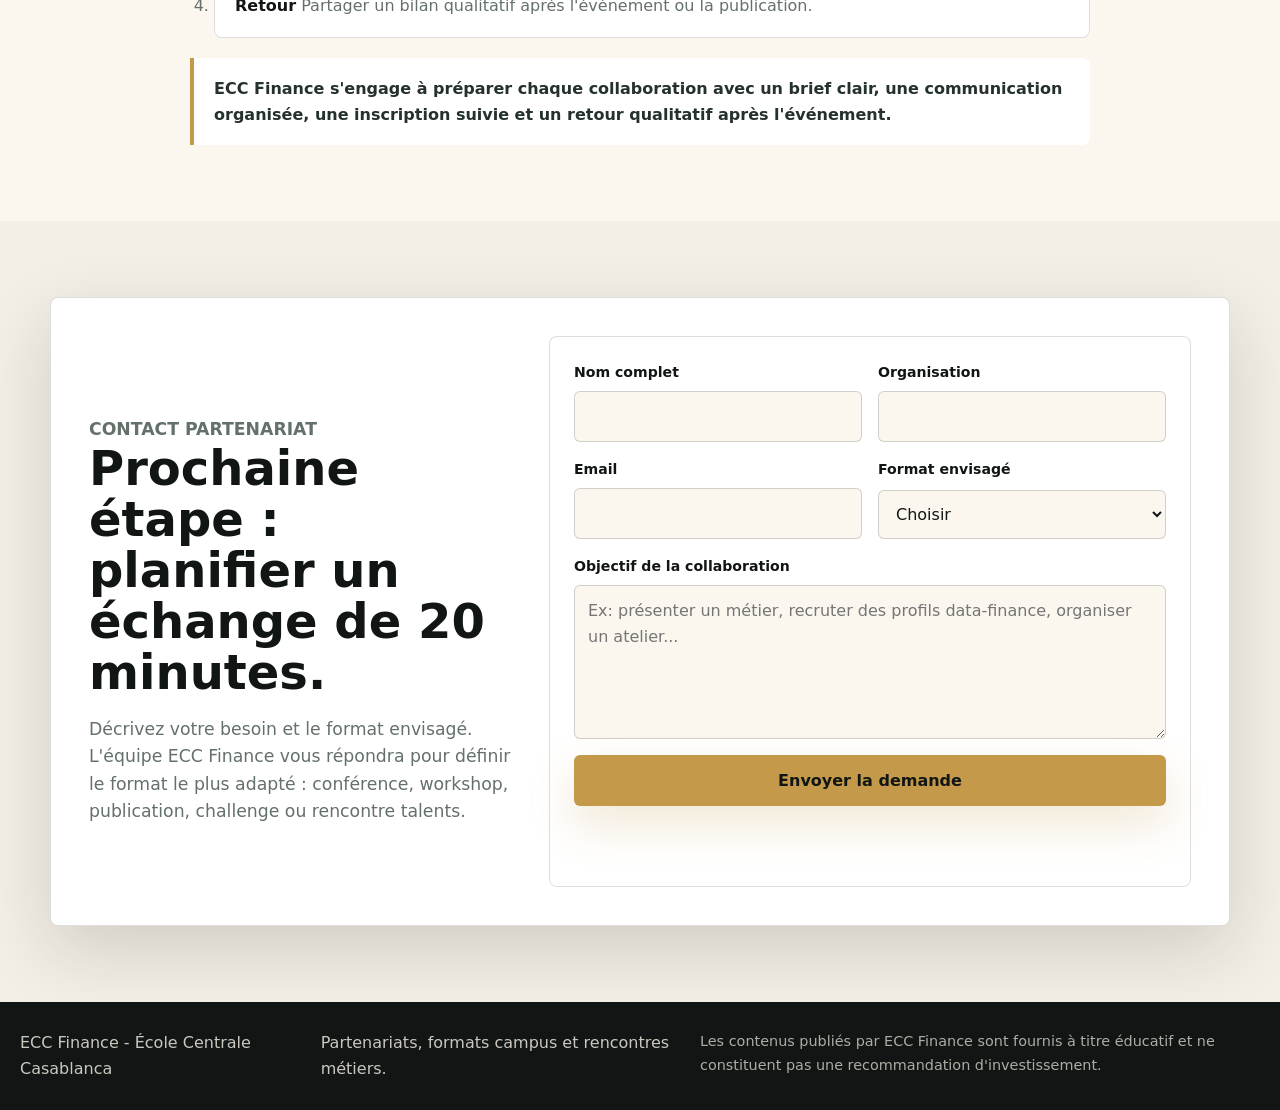
<file: partenaires.html>
<!doctype html>
<html lang="fr">
  <head>
    <meta charset="utf-8">
    <meta name="viewport" content="width=device-width, initial-scale=1">
    <title>Partenaires | ECC Finance</title>
    <meta name="description" content="Devenir partenaire ECC Finance : formats campus, packs Découverte, Workshop et Talent, processus de collaboration et contact partenariat.">
    <meta name="theme-color" content="#111614">
    <link rel="canonical" href="https://hamzasennah.github.io/Ecc-Finance/partenaires.html">
    <meta property="og:type" content="website">
    <meta property="og:title" content="Partenaires ECC Finance">
    <meta property="og:description" content="Conférences, workshops, publications, challenges et rencontres talents avec les élèves de Centrale Casablanca.">
    <meta property="og:image" content="https://hamzasennah.github.io/Ecc-Finance/assets/hero-finance-campus.png">
    <meta property="og:url" content="https://hamzasennah.github.io/Ecc-Finance/partenaires.html">
    <link rel="icon" href="assets/ecc-finance-mark.svg" type="image/svg+xml">
    <link rel="stylesheet" href="styles.css?v=20260719">
  </head>
  <body class="article-page">
    <a class="skip-link" href="#main">Aller au contenu</a>
    <div class="scroll-progress" aria-hidden="true"></div>

    <header class="site-header" data-header>
      <a class="brand" href="index.html#top" aria-label="ECC Finance accueil">
        <img src="assets/ecc-finance-mark.svg" alt="" width="44" height="44">
        <span>ECC Finance</span>
      </a>
      <button class="nav-toggle" type="button" aria-label="Ouvrir le menu" aria-expanded="false" aria-controls="site-nav">
        <span></span>
        <span></span>
        <span></span>
      </button>
      <nav class="site-nav" id="site-nav" aria-label="Navigation principale">
        <a href="index.html#club">Club</a>
        <a href="index.html#team">Équipe</a>
        <a href="index.html#join">Rejoindre</a>
        <a href="index.html#program">Programme</a>
        <a href="index.html#research">Publications</a>
        <a href="research-desk.html">Research Desk</a>
        <a href="partenaires.html">Partenaires</a>
      </nav>
    </header>

    <main id="main" class="article-main page-main">
      <section class="article-shell page-hero">
        <a class="article-back" href="index.html#partners">Retour à l'accueil</a>
        <p class="eyebrow">Partenaires</p>
        <h1>Construire un partenariat utile avec ECC Finance.</h1>
        <p class="article-lead">ECC Finance propose aux entreprises, alumni, médias spécialisés et institutions académiques des formats visibles sur le campus, avec communication ciblée auprès des élèves ingénieurs.</p>
        <div class="hero-actions page-actions">
          <a class="button button-primary" href="#partner-contact">Proposer une collaboration</a>
          <a class="button button-secondary" href="assets/partner-pack-ecc-finance.pdf" download>Télécharger le Partner Pack</a>
        </div>
      </section>

      <section class="content-band">
        <div class="section-heading">
          <p class="eyebrow">Pourquoi devenir partenaire ?</p>
          <h2>Une audience d'ingénieurs intéressés par la finance, la data et le conseil.</h2>
          <p>Les élèves de Centrale Casablanca disposent d'une formation généraliste orientée ingénierie, analyse quantitative, gestion de projet et résolution de problèmes complexes.</p>
        </div>
        <div class="page-grid three-columns">
          <article class="info-card reveal">
            <span class="card-number">01</span>
            <h3>Visibilité campus</h3>
            <p>Communication ciblée auprès d'étudiants intéressés par les métiers financiers, data et corporate.</p>
          </article>
          <article class="info-card reveal">
            <span class="card-number">02</span>
            <h3>Accès talents</h3>
            <p>Rencontre avec des profils hybrides capables de relier finance, ingénierie, analyse et exécution.</p>
          </article>
          <article class="info-card reveal">
            <span class="card-number">03</span>
            <h3>Impact éducatif</h3>
            <p>Formats pédagogiques à forte valeur : conférence, atelier, publication, simulation ou challenge.</p>
          </article>
        </div>
      </section>

      <section class="content-band alt-band">
        <div class="section-heading">
          <p class="eyebrow">Formats proposés</p>
          <h2>Des formats clairs, activables et mesurables.</h2>
        </div>
        <div class="page-grid four-columns">
          <article class="info-card reveal">
            <h3>Conférence</h3>
            <p>Intervention métier, marché ou recrutement, avec inscription et communication campus.</p>
          </article>
          <article class="info-card reveal">
            <h3>Workshop</h3>
            <p>Atelier technique : Excel, Python, valorisation, produits financiers ou entretien.</p>
          </article>
          <article class="info-card reveal">
            <h3>Publication</h3>
            <p>Article, note pédagogique ou contenu éducatif co-construit avec le partenaire.</p>
          </article>
          <article class="info-card reveal">
            <h3>Recrutement</h3>
            <p>Présentation entreprise, simulation d'entretiens ou formulaire d'intérêt ciblé.</p>
          </article>
        </div>
      </section>

      <section class="content-band">
        <div class="section-heading">
          <p class="eyebrow">Packs</p>
          <h2>Découverte, Workshop ou Talent : choisissez le niveau d'activation.</h2>
        </div>
        <div class="pack-grid">
          <article class="pack-card-site reveal">
            <h3>Pack Découverte</h3>
            <ul>
              <li>1 conférence métier</li>
              <li>communication campus</li>
              <li>inscription des participants</li>
              <li>publication LinkedIn après événement</li>
            </ul>
          </article>
          <article class="pack-card-site reveal pack-highlight">
            <h3>Pack Workshop</h3>
            <ul>
              <li>1 atelier technique ou métier</li>
              <li>support pédagogique</li>
              <li>interaction avec les étudiants</li>
              <li>retour qualitatif après l'événement</li>
            </ul>
          </article>
          <article class="pack-card-site reveal">
            <h3>Pack Talent</h3>
            <ul>
              <li>présentation entreprise</li>
              <li>simulation d'entretiens</li>
              <li>recueil de profils intéressés via formulaire dédié</li>
              <li>accès à des profils finance, data et conseil</li>
            </ul>
          </article>
        </div>
      </section>

      <section class="content-band alt-band">
        <div class="section-heading">
          <p class="eyebrow">Processus</p>
          <h2>Une collaboration préparée, suivie et lisible.</h2>
        </div>
        <ol class="process-list">
          <li><strong>Brief</strong> Identifier le besoin : visibilité, recrutement, image employeur, contenu ou interaction directe.</li>
          <li><strong>Format</strong> Choisir la conférence, le workshop, la publication, le challenge ou le Pack Talent.</li>
          <li><strong>Exécution</strong> Valider calendrier, intervenants, supports, inscription et communication.</li>
          <li><strong>Retour</strong> Partager un bilan qualitatif après l'événement ou la publication.</li>
        </ol>
        <p class="trust-note">ECC Finance s'engage à préparer chaque collaboration avec un brief clair, une communication organisée, une inscription suivie et un retour qualitatif après l'événement.</p>
      </section>

      <section class="content-band" id="partner-contact">
        <div class="contact-panel partner-contact-panel">
          <div>
            <p class="eyebrow">Contact partenariat</p>
            <h2>Prochaine étape : planifier un échange de 20 minutes.</h2>
            <p>Décrivez votre besoin et le format envisagé. L'équipe ECC Finance vous répondra pour définir le format le plus adapté : conférence, workshop, publication, challenge ou rencontre talents.</p>
          </div>
          <form class="join-form page-form" action="https://formsubmit.co/club.finance@centrale-casablanca.ma" method="POST" data-ajax-form data-email="club.finance@centrale-casablanca.ma" data-subject="Demande de partenariat ECC Finance" data-success="Votre demande de partenariat a bien été envoyée. ECC Finance vous recontactera pour planifier un échange.">
            <div class="form-field">
              <label for="partner-name">Nom complet</label>
              <input id="partner-name" name="Nom complet" autocomplete="name" required>
            </div>
            <div class="form-field">
              <label for="partner-organization">Organisation</label>
              <input id="partner-organization" name="Organisation" autocomplete="organization" required>
            </div>
            <div class="form-field">
              <label for="partner-email">Email</label>
              <input id="partner-email" name="Email" type="email" autocomplete="email" required>
            </div>
            <div class="form-field">
              <label for="partner-format">Format envisagé</label>
              <select id="partner-format" name="Format envisagé" required>
                <option value="">Choisir</option>
                <option>Conférence</option>
                <option>Workshop</option>
                <option>Publication co-construite</option>
                <option>Challenge</option>
                <option>Rencontre talents</option>
                <option>Pack Découverte</option>
                <option>Pack Workshop</option>
                <option>Pack Talent</option>
              </select>
            </div>
            <div class="form-field form-field-full">
              <label for="partner-message">Objectif de la collaboration</label>
              <textarea id="partner-message" name="Objectif de la collaboration" rows="5" placeholder="Ex: présenter un métier, recruter des profils data-finance, organiser un atelier..." required></textarea>
            </div>
            <input type="hidden" name="_subject" value="Demande de partenariat ECC Finance">
            <input type="hidden" name="_template" value="table">
            <input type="hidden" name="_captcha" value="false">
            <input class="visually-hidden" type="text" name="_honey" tabindex="-1" autocomplete="off">
            <button class="button button-primary form-submit" type="submit">Envoyer la demande</button>
            <p class="form-status" data-form-status aria-live="polite"></p>
          </form>
        </div>
      </section>
    </main>

    <footer class="site-footer">
      <p>ECC Finance - École Centrale Casablanca</p>
      <p>Partenariats, formats campus et rencontres métiers.</p>
      <p class="footer-disclaimer">Les contenus publiés par ECC Finance sont fournis à titre éducatif et ne constituent pas une recommandation d'investissement.</p>
    </footer>

    <script src="script.js?v=20260719"></script>
  </body>
</html>
</file>
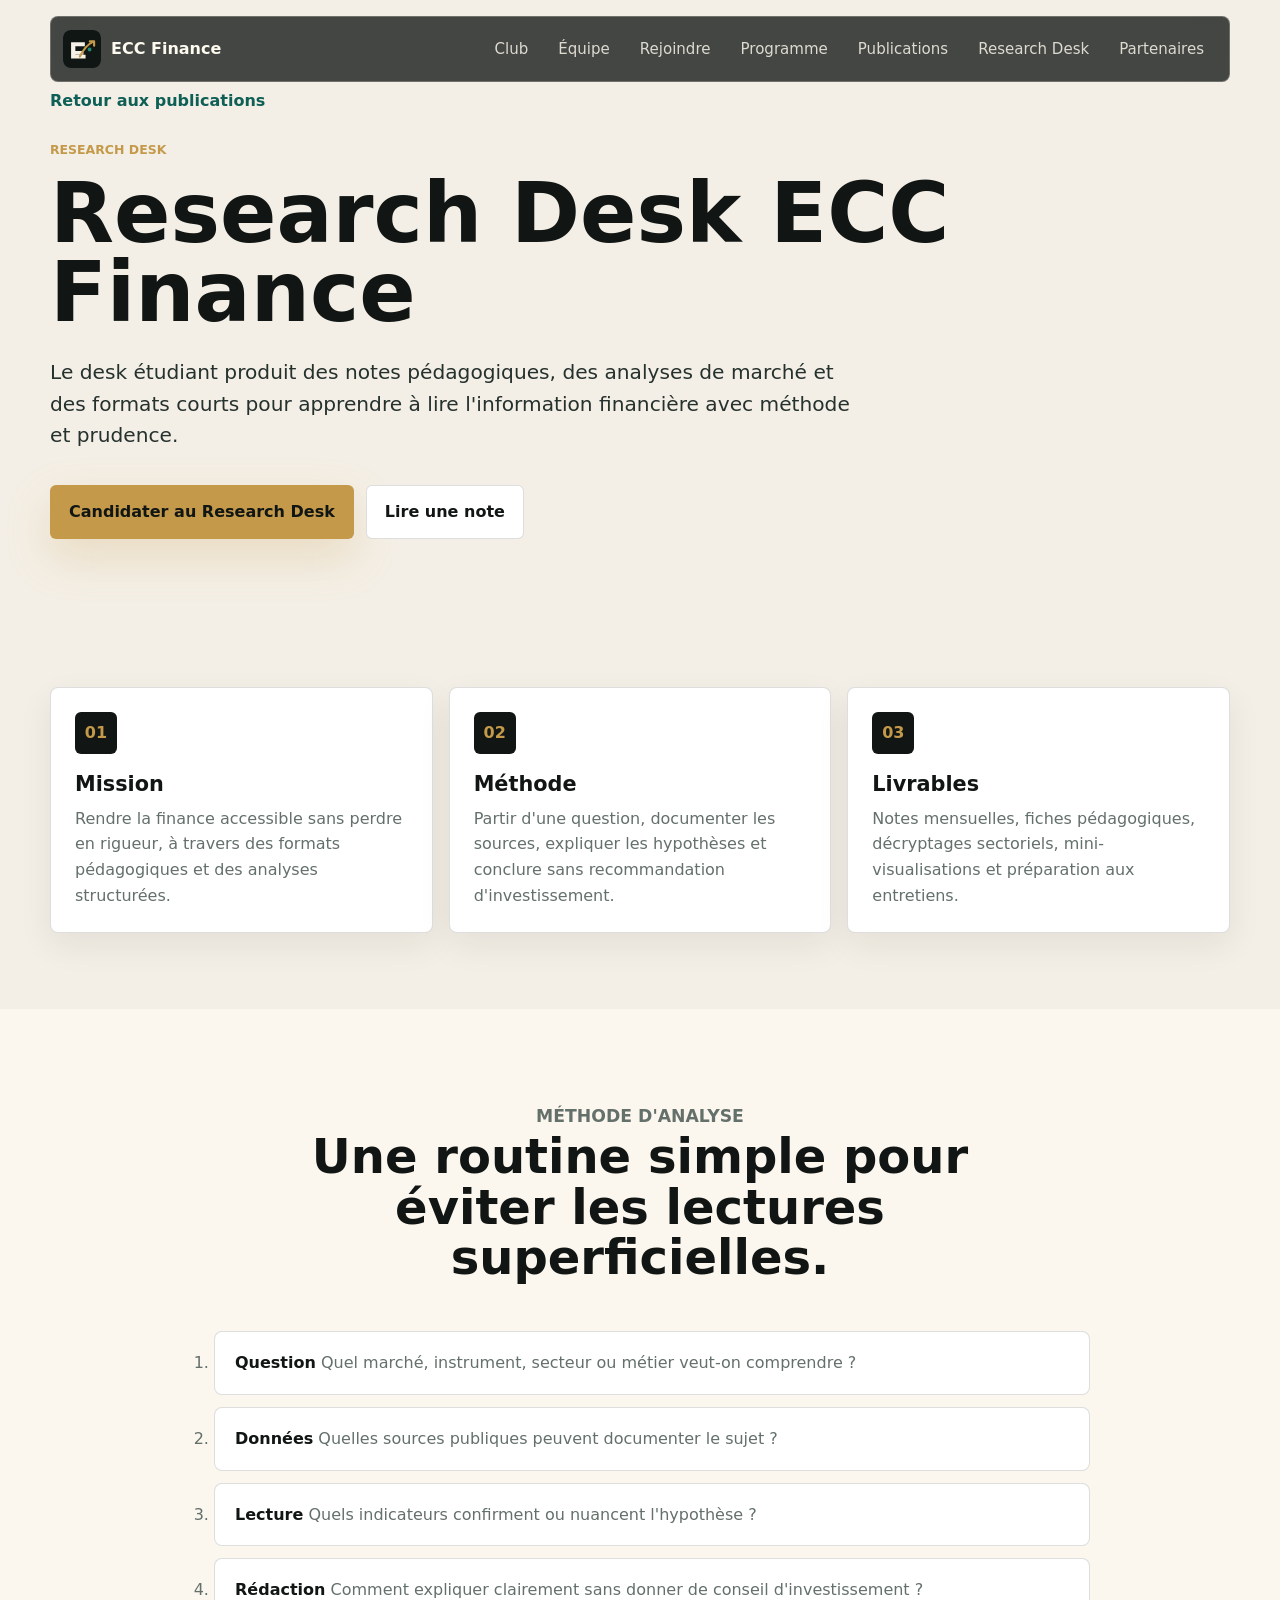
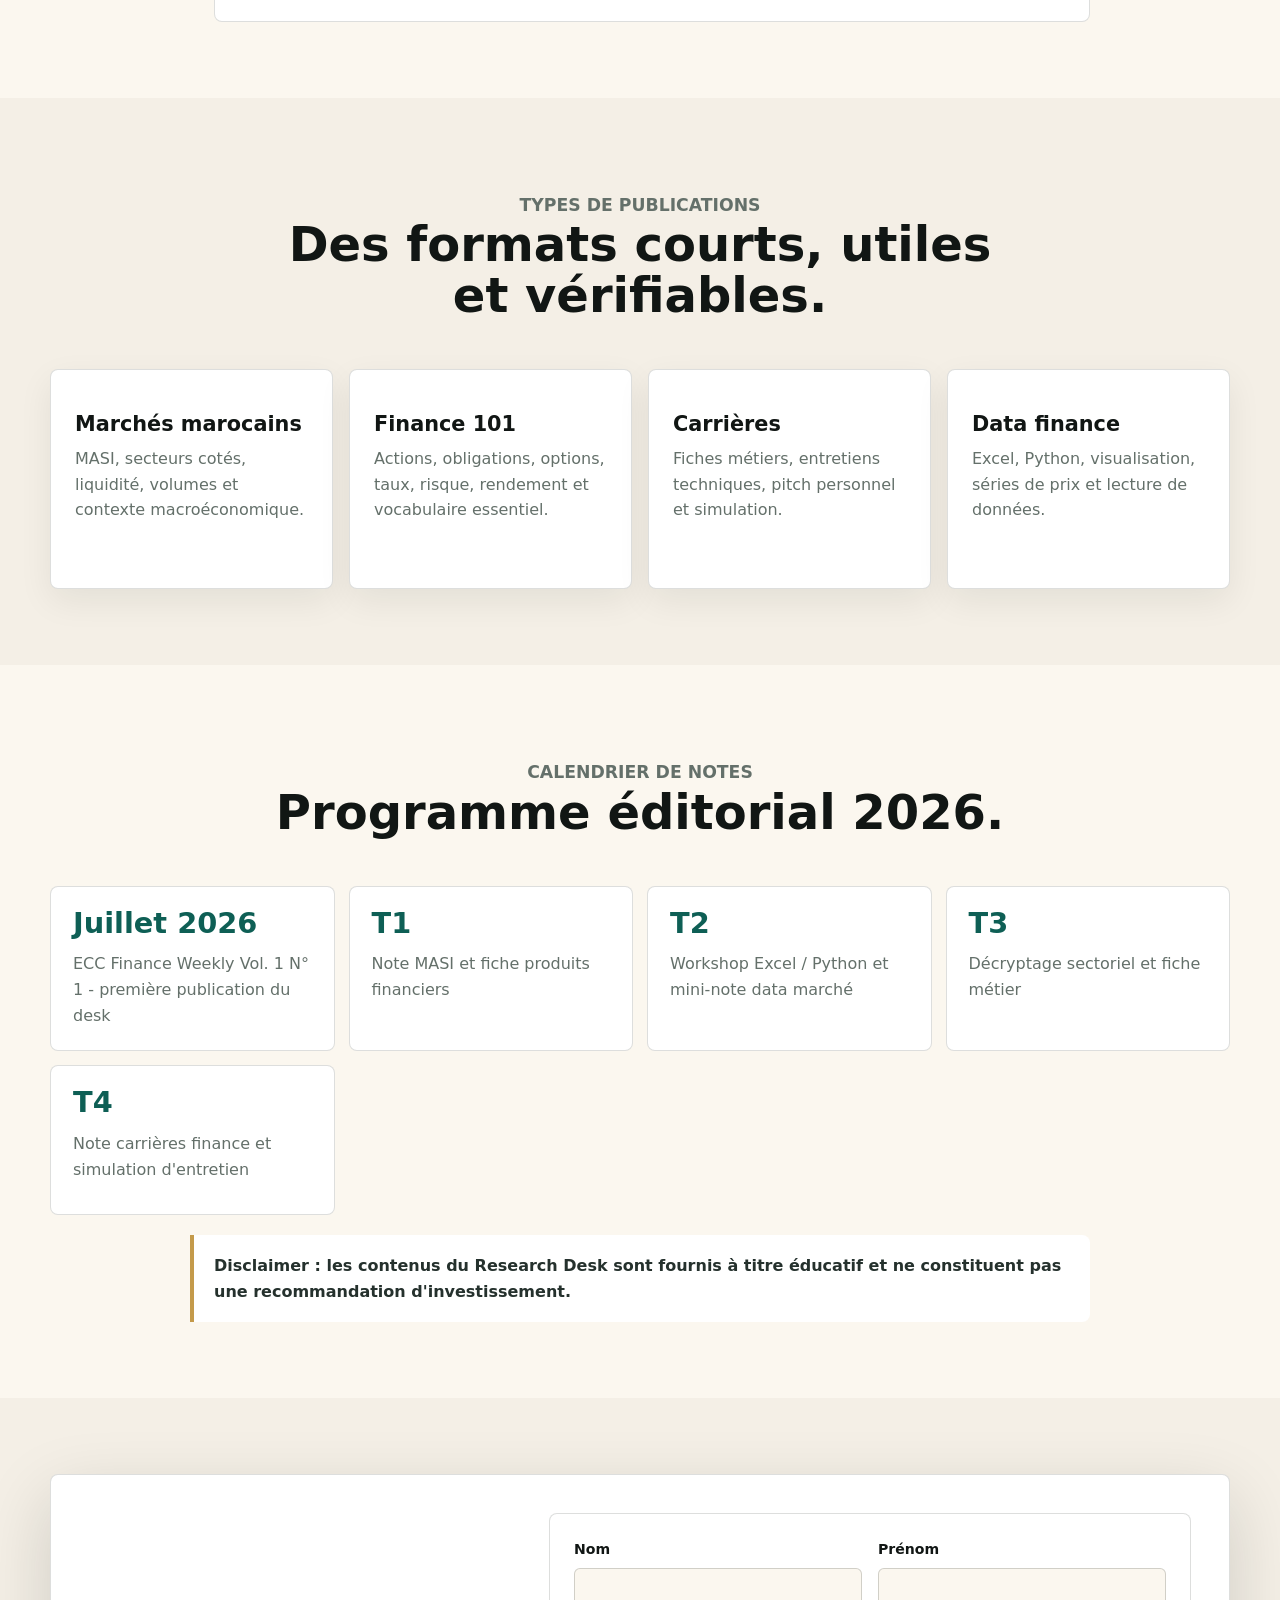
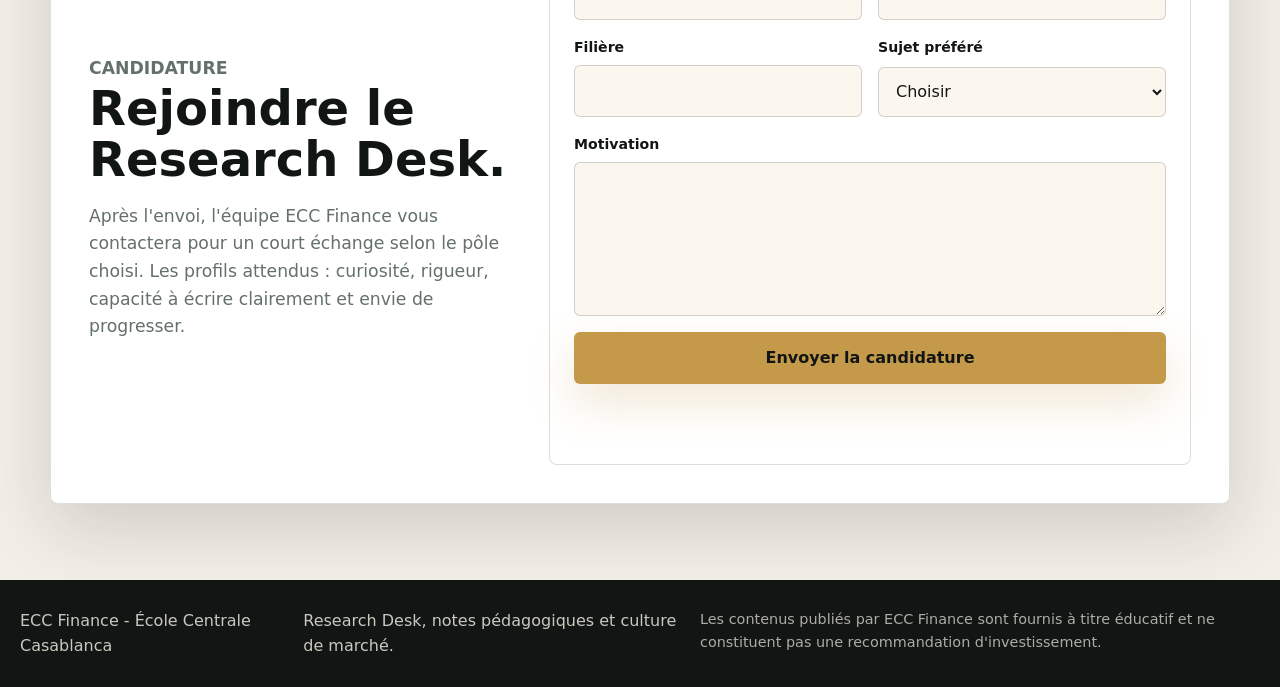
<file: research-desk.html>
<!doctype html>
<html lang="fr">
  <head>
    <meta charset="utf-8">
    <meta name="viewport" content="width=device-width, initial-scale=1">
    <title>Research Desk | ECC Finance</title>
    <meta name="description" content="Research Desk ECC Finance : mission, méthode d'analyse, calendrier de notes, publications pédagogiques et candidature.">
    <meta name="theme-color" content="#111614">
    <link rel="canonical" href="https://hamzasennah.github.io/Ecc-Finance/research-desk.html">
    <meta property="og:type" content="website">
    <meta property="og:title" content="Research Desk ECC Finance">
    <meta property="og:description" content="Notes de marché, contenus pédagogiques et méthode d'analyse finance pour les élèves de Centrale Casablanca.">
    <meta property="og:image" content="https://hamzasennah.github.io/Ecc-Finance/assets/hero-finance-campus.png">
    <meta property="og:url" content="https://hamzasennah.github.io/Ecc-Finance/research-desk.html">
    <link rel="icon" href="assets/ecc-finance-mark.svg" type="image/svg+xml">
    <link rel="stylesheet" href="styles.css?v=20260719">
  </head>
  <body class="article-page">
    <a class="skip-link" href="#main">Aller au contenu</a>
    <div class="scroll-progress" aria-hidden="true"></div>

    <header class="site-header" data-header>
      <a class="brand" href="index.html#top" aria-label="ECC Finance accueil">
        <img src="assets/ecc-finance-mark.svg" alt="" width="44" height="44">
        <span>ECC Finance</span>
      </a>
      <button class="nav-toggle" type="button" aria-label="Ouvrir le menu" aria-expanded="false" aria-controls="site-nav">
        <span></span>
        <span></span>
        <span></span>
      </button>
      <nav class="site-nav" id="site-nav" aria-label="Navigation principale">
        <a href="index.html#club">Club</a>
        <a href="index.html#team">Équipe</a>
        <a href="index.html#join">Rejoindre</a>
        <a href="index.html#program">Programme</a>
        <a href="index.html#research">Publications</a>
        <a href="research-desk.html">Research Desk</a>
        <a href="partenaires.html">Partenaires</a>
      </nav>
    </header>

    <main id="main" class="article-main page-main">
      <section class="article-shell page-hero">
        <a class="article-back" href="index.html#research">Retour aux publications</a>
        <p class="eyebrow">Research Desk</p>
        <h1>Research Desk ECC Finance</h1>
        <p class="article-lead">Le desk étudiant produit des notes pédagogiques, des analyses de marché et des formats courts pour apprendre à lire l'information financière avec méthode et prudence.</p>
        <div class="hero-actions page-actions">
          <a class="button button-primary" href="#research-join">Candidater au Research Desk</a>
          <a class="button button-secondary" href="articles/masi.html">Lire une note</a>
        </div>
      </section>

      <section class="content-band">
        <div class="page-grid three-columns">
          <article class="info-card reveal">
            <span class="card-number">01</span>
            <h3>Mission</h3>
            <p>Rendre la finance accessible sans perdre en rigueur, à travers des formats pédagogiques et des analyses structurées.</p>
          </article>
          <article class="info-card reveal">
            <span class="card-number">02</span>
            <h3>Méthode</h3>
            <p>Partir d'une question, documenter les sources, expliquer les hypothèses et conclure sans recommandation d'investissement.</p>
          </article>
          <article class="info-card reveal">
            <span class="card-number">03</span>
            <h3>Livrables</h3>
            <p>Notes mensuelles, fiches pédagogiques, décryptages sectoriels, mini-visualisations et préparation aux entretiens.</p>
          </article>
        </div>
      </section>

      <section class="content-band alt-band">
        <div class="section-heading">
          <p class="eyebrow">Méthode d'analyse</p>
          <h2>Une routine simple pour éviter les lectures superficielles.</h2>
        </div>
        <ol class="process-list">
          <li><strong>Question</strong> Quel marché, instrument, secteur ou métier veut-on comprendre ?</li>
          <li><strong>Données</strong> Quelles sources publiques peuvent documenter le sujet ?</li>
          <li><strong>Lecture</strong> Quels indicateurs confirment ou nuancent l'hypothèse ?</li>
          <li><strong>Rédaction</strong> Comment expliquer clairement sans donner de conseil d'investissement ?</li>
        </ol>
      </section>

      <section class="content-band">
        <div class="section-heading">
          <p class="eyebrow">Types de publications</p>
          <h2>Des formats courts, utiles et vérifiables.</h2>
        </div>
        <div class="page-grid four-columns">
          <article class="info-card reveal">
            <h3>Marchés marocains</h3>
            <p>MASI, secteurs cotés, liquidité, volumes et contexte macroéconomique.</p>
          </article>
          <article class="info-card reveal">
            <h3>Finance 101</h3>
            <p>Actions, obligations, options, taux, risque, rendement et vocabulaire essentiel.</p>
          </article>
          <article class="info-card reveal">
            <h3>Carrières</h3>
            <p>Fiches métiers, entretiens techniques, pitch personnel et simulation.</p>
          </article>
          <article class="info-card reveal">
            <h3>Data finance</h3>
            <p>Excel, Python, visualisation, séries de prix et lecture de données.</p>
          </article>
        </div>
      </section>

      <section class="content-band alt-band">
        <div class="section-heading">
          <p class="eyebrow">Calendrier de notes</p>
          <h2>Programme éditorial 2026.</h2>
        </div>
        <div class="timeline-grid">
          <article>
            <strong>Juillet 2026</strong>
            <span>ECC Finance Weekly Vol. 1 N° 1 - première publication du desk</span>
          </article>
          <article>
            <strong>T1</strong>
            <span>Note MASI et fiche produits financiers</span>
          </article>
          <article>
            <strong>T2</strong>
            <span>Workshop Excel / Python et mini-note data marché</span>
          </article>
          <article>
            <strong>T3</strong>
            <span>Décryptage sectoriel et fiche métier</span>
          </article>
          <article>
            <strong>T4</strong>
            <span>Note carrières finance et simulation d'entretien</span>
          </article>
        </div>
        <p class="trust-note">Disclaimer : les contenus du Research Desk sont fournis à titre éducatif et ne constituent pas une recommandation d'investissement.</p>
      </section>

      <section class="content-band" id="research-join">
        <div class="contact-panel partner-contact-panel">
          <div>
            <p class="eyebrow">Candidature</p>
            <h2>Rejoindre le Research Desk.</h2>
            <p>Après l'envoi, l'équipe ECC Finance vous contactera pour un court échange selon le pôle choisi. Les profils attendus : curiosité, rigueur, capacité à écrire clairement et envie de progresser.</p>
          </div>
          <form class="join-form page-form" action="https://formsubmit.co/club.finance@centrale-casablanca.ma" method="POST" data-ajax-form data-email="club.finance@centrale-casablanca.ma" data-subject="Candidature Research Desk ECC Finance" data-success="Votre candidature Research Desk a bien été envoyée. ECC Finance vous recontactera pour un court échange.">
            <div class="form-field">
              <label for="research-lastname">Nom</label>
              <input id="research-lastname" name="Nom" autocomplete="family-name" required>
            </div>
            <div class="form-field">
              <label for="research-firstname">Prénom</label>
              <input id="research-firstname" name="Prénom" autocomplete="given-name" required>
            </div>
            <div class="form-field">
              <label for="research-track">Filière</label>
              <input id="research-track" name="Filière" required>
            </div>
            <div class="form-field">
              <label for="research-topic">Sujet préféré</label>
              <select id="research-topic" name="Sujet préféré" required>
                <option value="">Choisir</option>
                <option>Marchés marocains</option>
                <option>Finance 101</option>
                <option>Data finance</option>
                <option>Carrières finance</option>
              </select>
            </div>
            <div class="form-field form-field-full">
              <label for="research-motivation">Motivation</label>
              <textarea id="research-motivation" name="Motivation" rows="5" required></textarea>
            </div>
            <input type="hidden" name="_subject" value="Candidature Research Desk ECC Finance">
            <input type="hidden" name="_template" value="table">
            <input type="hidden" name="_captcha" value="false">
            <input class="visually-hidden" type="text" name="_honey" tabindex="-1" autocomplete="off">
            <button class="button button-primary form-submit" type="submit">Envoyer la candidature</button>
            <p class="form-status" data-form-status aria-live="polite"></p>
          </form>
        </div>
      </section>
    </main>

    <footer class="site-footer">
      <p>ECC Finance - École Centrale Casablanca</p>
      <p>Research Desk, notes pédagogiques et culture de marché.</p>
      <p class="footer-disclaimer">Les contenus publiés par ECC Finance sont fournis à titre éducatif et ne constituent pas une recommandation d'investissement.</p>
    </footer>

    <script src="script.js?v=20260719"></script>
  </body>
</html>
</file>
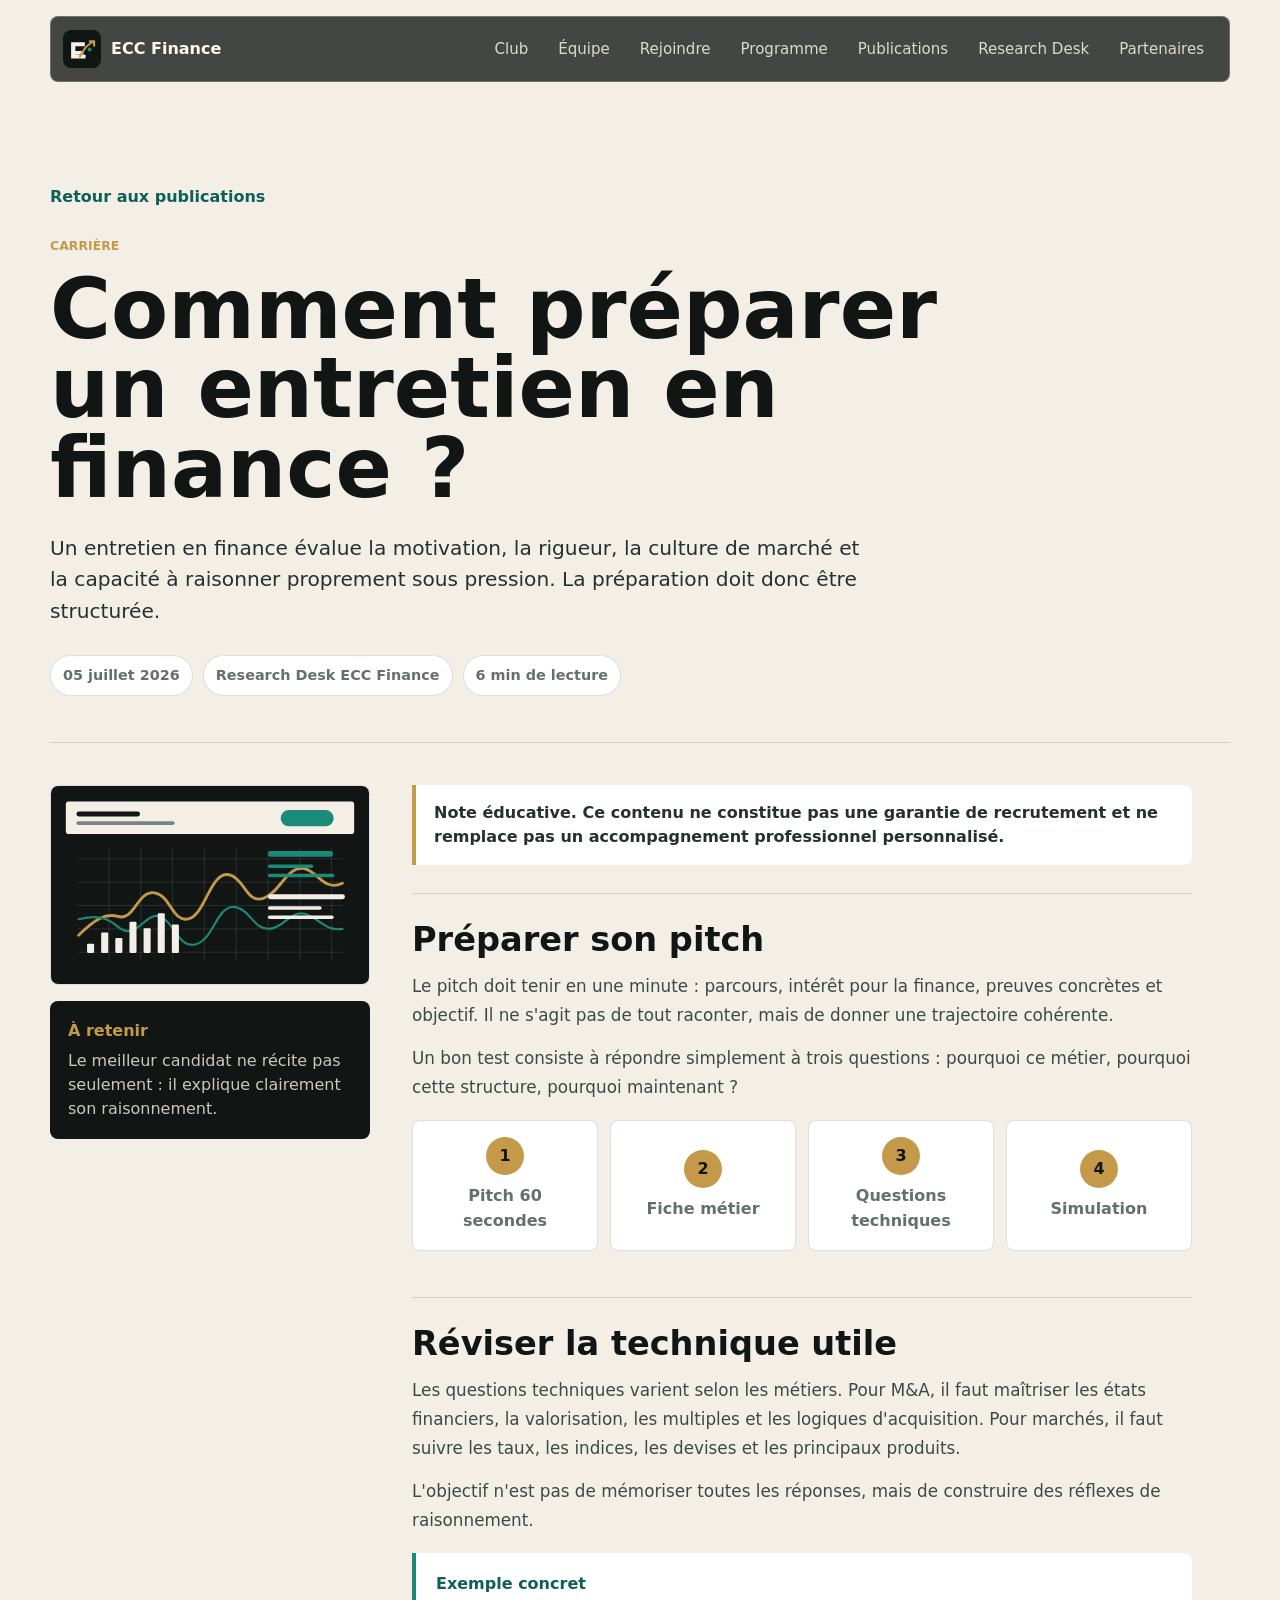
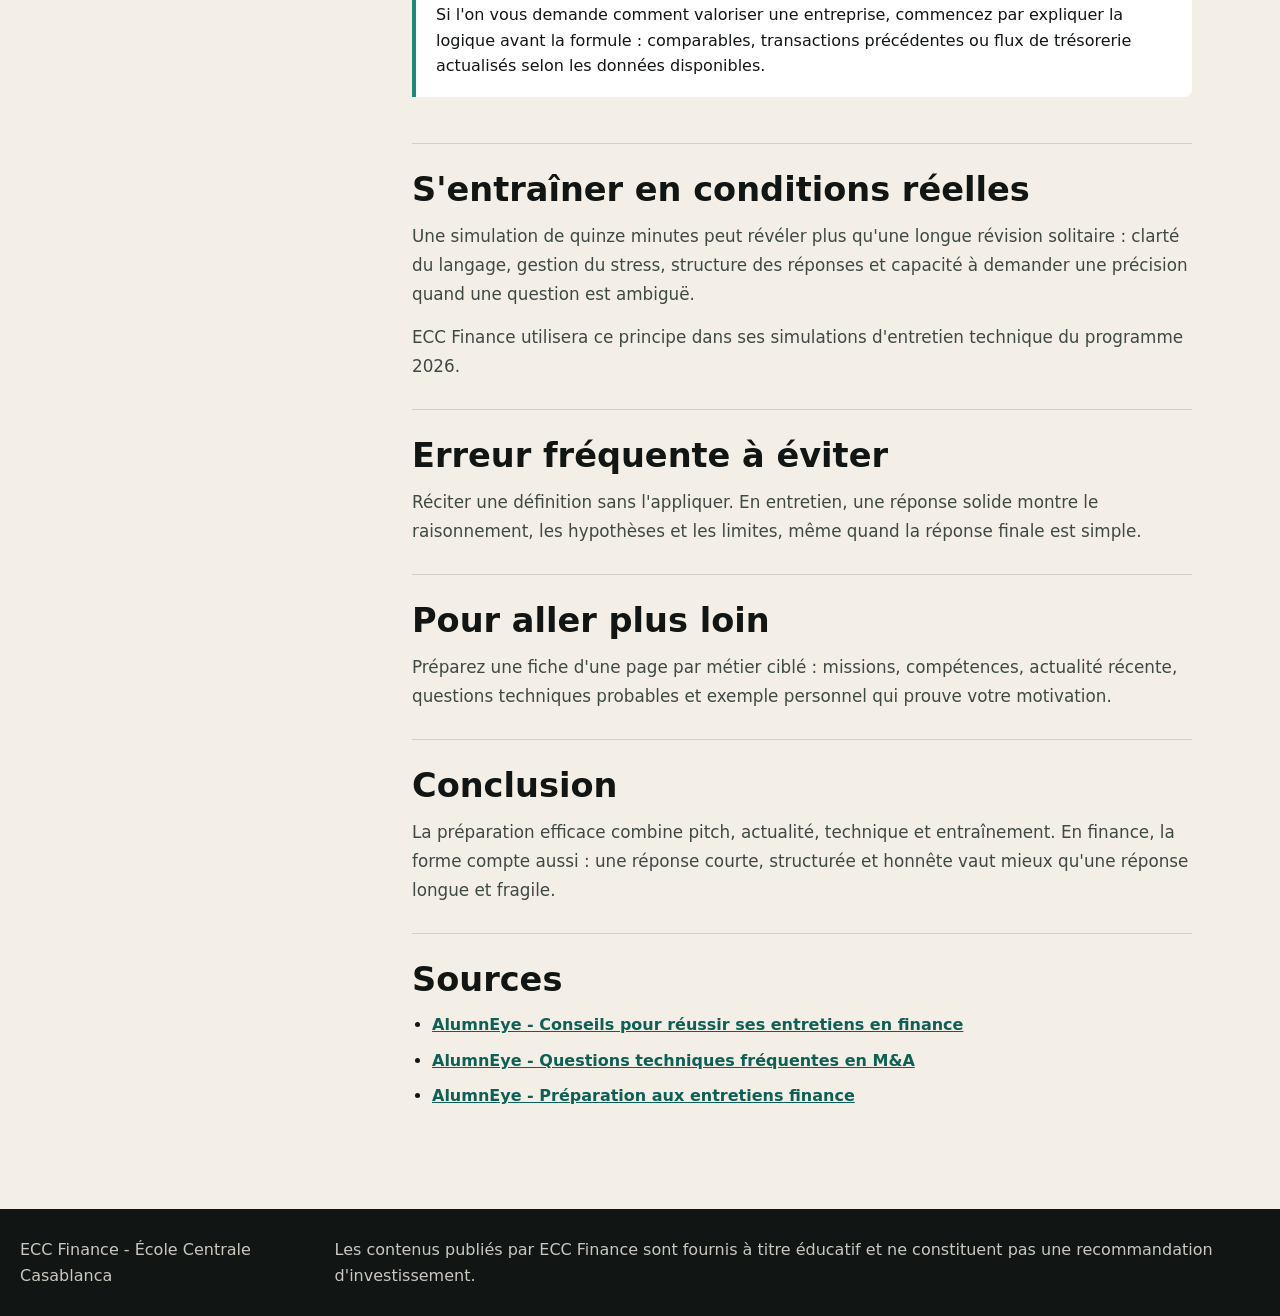
<file: articles/entretien-finance.html>
<!doctype html>
<html lang="fr">
  <head>
    <meta charset="utf-8">
    <meta name="viewport" content="width=device-width, initial-scale=1">
    <title>Préparer un entretien en finance | ECC Finance</title>
    <meta name="description" content="Méthode ECC Finance pour préparer un entretien en finance : motivation, actualité, technique, fit et simulation.">
    <meta name="theme-color" content="#111614">
    <link rel="canonical" href="https://hamzasennah.github.io/Ecc-Finance/articles/entretien-finance.html">
    <meta property="og:type" content="article">
    <meta property="og:title" content="Comment préparer un entretien en finance ?">
    <meta property="og:description" content="Une méthode courte pour structurer sa préparation avant un entretien en finance.">
    <meta property="og:image" content="https://hamzasennah.github.io/Ecc-Finance/assets/hero-finance-campus.png">
    <meta property="og:url" content="https://hamzasennah.github.io/Ecc-Finance/articles/entretien-finance.html">
    <link rel="icon" href="../assets/ecc-finance-mark.svg" type="image/svg+xml">
    <link rel="stylesheet" href="../styles.css?v=20260719">
  </head>
  <body class="article-page">
    <a class="skip-link" href="#main">Aller au contenu</a>
    <header class="site-header" data-header>
      <a class="brand" href="../index.html#top" aria-label="ECC Finance accueil">
        <img src="../assets/ecc-finance-mark.svg" alt="" width="44" height="44">
        <span>ECC Finance</span>
      </a>
      <button class="nav-toggle" type="button" aria-label="Ouvrir le menu" aria-expanded="false" aria-controls="site-nav">
        <span></span>
        <span></span>
        <span></span>
      </button>
      <nav class="site-nav" id="site-nav" aria-label="Navigation principale">
        <a href="../index.html#club">Club</a>
        <a href="../index.html#team">Équipe</a>
        <a href="../index.html#join">Rejoindre</a>
        <a href="../index.html#program">Programme</a>
        <a href="../index.html#research">Publications</a>
        <a href="../research-desk.html">Research Desk</a>
        <a href="../partenaires.html">Partenaires</a>
      </nav>
    </header>

    <main id="main" class="article-main">
      <article class="article-shell">
        <header class="article-hero">
          <a class="article-back" href="../index.html#research">Retour aux publications</a>
          <p class="eyebrow">Carrière</p>
          <h1>Comment préparer un entretien en finance ?</h1>
          <p class="article-lead">Un entretien en finance évalue la motivation, la rigueur, la culture de marché et la capacité à raisonner proprement sous pression. La préparation doit donc être structurée.</p>
          <div class="article-meta-row" aria-label="Informations de publication">
            <span>05 juillet 2026</span>
            <span>Research Desk ECC Finance</span>
            <span>6 min de lecture</span>
          </div>
        </header>

        <div class="article-layout">
          <aside class="reading-rail" aria-label="Résumé rapide">
            <img src="../assets/research-snapshot.svg" alt="Dashboard stylisé d'analyse financière">
            <p><strong>À retenir</strong> Le meilleur candidat ne récite pas seulement : il explique clairement son raisonnement.</p>
          </aside>

          <div class="article-content">
            <p class="article-disclaimer">Note éducative. Ce contenu ne constitue pas une garantie de recrutement et ne remplace pas un accompagnement professionnel personnalisé.</p>

            <section class="article-section">
              <h2>Préparer son pitch</h2>
              <p>Le pitch doit tenir en une minute : parcours, intérêt pour la finance, preuves concrètes et objectif. Il ne s'agit pas de tout raconter, mais de donner une trajectoire cohérente.</p>
              <p>Un bon test consiste à répondre simplement à trois questions : pourquoi ce métier, pourquoi cette structure, pourquoi maintenant ?</p>
              <div class="infographic-steps" aria-label="Méthode de préparation en quatre étapes">
                <span><strong>1</strong>Pitch 60 secondes</span>
                <span><strong>2</strong>Fiche métier</span>
                <span><strong>3</strong>Questions techniques</span>
                <span><strong>4</strong>Simulation</span>
              </div>
            </section>

            <section class="article-section">
              <h2>Réviser la technique utile</h2>
              <p>Les questions techniques varient selon les métiers. Pour M&A, il faut maîtriser les états financiers, la valorisation, les multiples et les logiques d'acquisition. Pour marchés, il faut suivre les taux, les indices, les devises et les principaux produits.</p>
              <p>L'objectif n'est pas de mémoriser toutes les réponses, mais de construire des réflexes de raisonnement.</p>
              <div class="article-callout">
                <strong>Exemple concret</strong>
                Si l'on vous demande comment valoriser une entreprise, commencez par expliquer la logique avant la formule : comparables, transactions précédentes ou flux de trésorerie actualisés selon les données disponibles.
              </div>
            </section>

            <section class="article-section">
              <h2>S'entraîner en conditions réelles</h2>
              <p>Une simulation de quinze minutes peut révéler plus qu'une longue révision solitaire : clarté du langage, gestion du stress, structure des réponses et capacité à demander une précision quand une question est ambiguë.</p>
              <p>ECC Finance utilisera ce principe dans ses simulations d'entretien technique du programme 2026.</p>
            </section>

            <section class="article-section">
              <h2>Erreur fréquente à éviter</h2>
              <p>Réciter une définition sans l'appliquer. En entretien, une réponse solide montre le raisonnement, les hypothèses et les limites, même quand la réponse finale est simple.</p>
            </section>

            <section class="article-section">
              <h2>Pour aller plus loin</h2>
              <p>Préparez une fiche d'une page par métier ciblé : missions, compétences, actualité récente, questions techniques probables et exemple personnel qui prouve votre motivation.</p>
            </section>

            <section class="article-section">
              <h2>Conclusion</h2>
              <p>La préparation efficace combine pitch, actualité, technique et entraînement. En finance, la forme compte aussi : une réponse courte, structurée et honnête vaut mieux qu'une réponse longue et fragile.</p>
            </section>

            <section class="article-section">
              <h2>Sources</h2>
              <ul class="source-list">
                <li><a href="https://www.alumneye.fr/10-conseils-pour-reussir-ses-entretiens-en-finance/">AlumnEye - Conseils pour réussir ses entretiens en finance</a></li>
                <li><a href="https://www.alumneye.fr/entretien-en-ma-les-questions-techniques-frequentes/">AlumnEye - Questions techniques fréquentes en M&A</a></li>
                <li><a href="https://www.alumneye.fr/">AlumnEye - Préparation aux entretiens finance</a></li>
              </ul>
            </section>
          </div>
        </div>
      </article>
    </main>

    <footer class="site-footer">
      <p>ECC Finance - École Centrale Casablanca</p>
      <p>Les contenus publiés par ECC Finance sont fournis à titre éducatif et ne constituent pas une recommandation d'investissement.</p>
    </footer>

    <script src="../script.js?v=20260719"></script>
  </body>
</html>
</file>
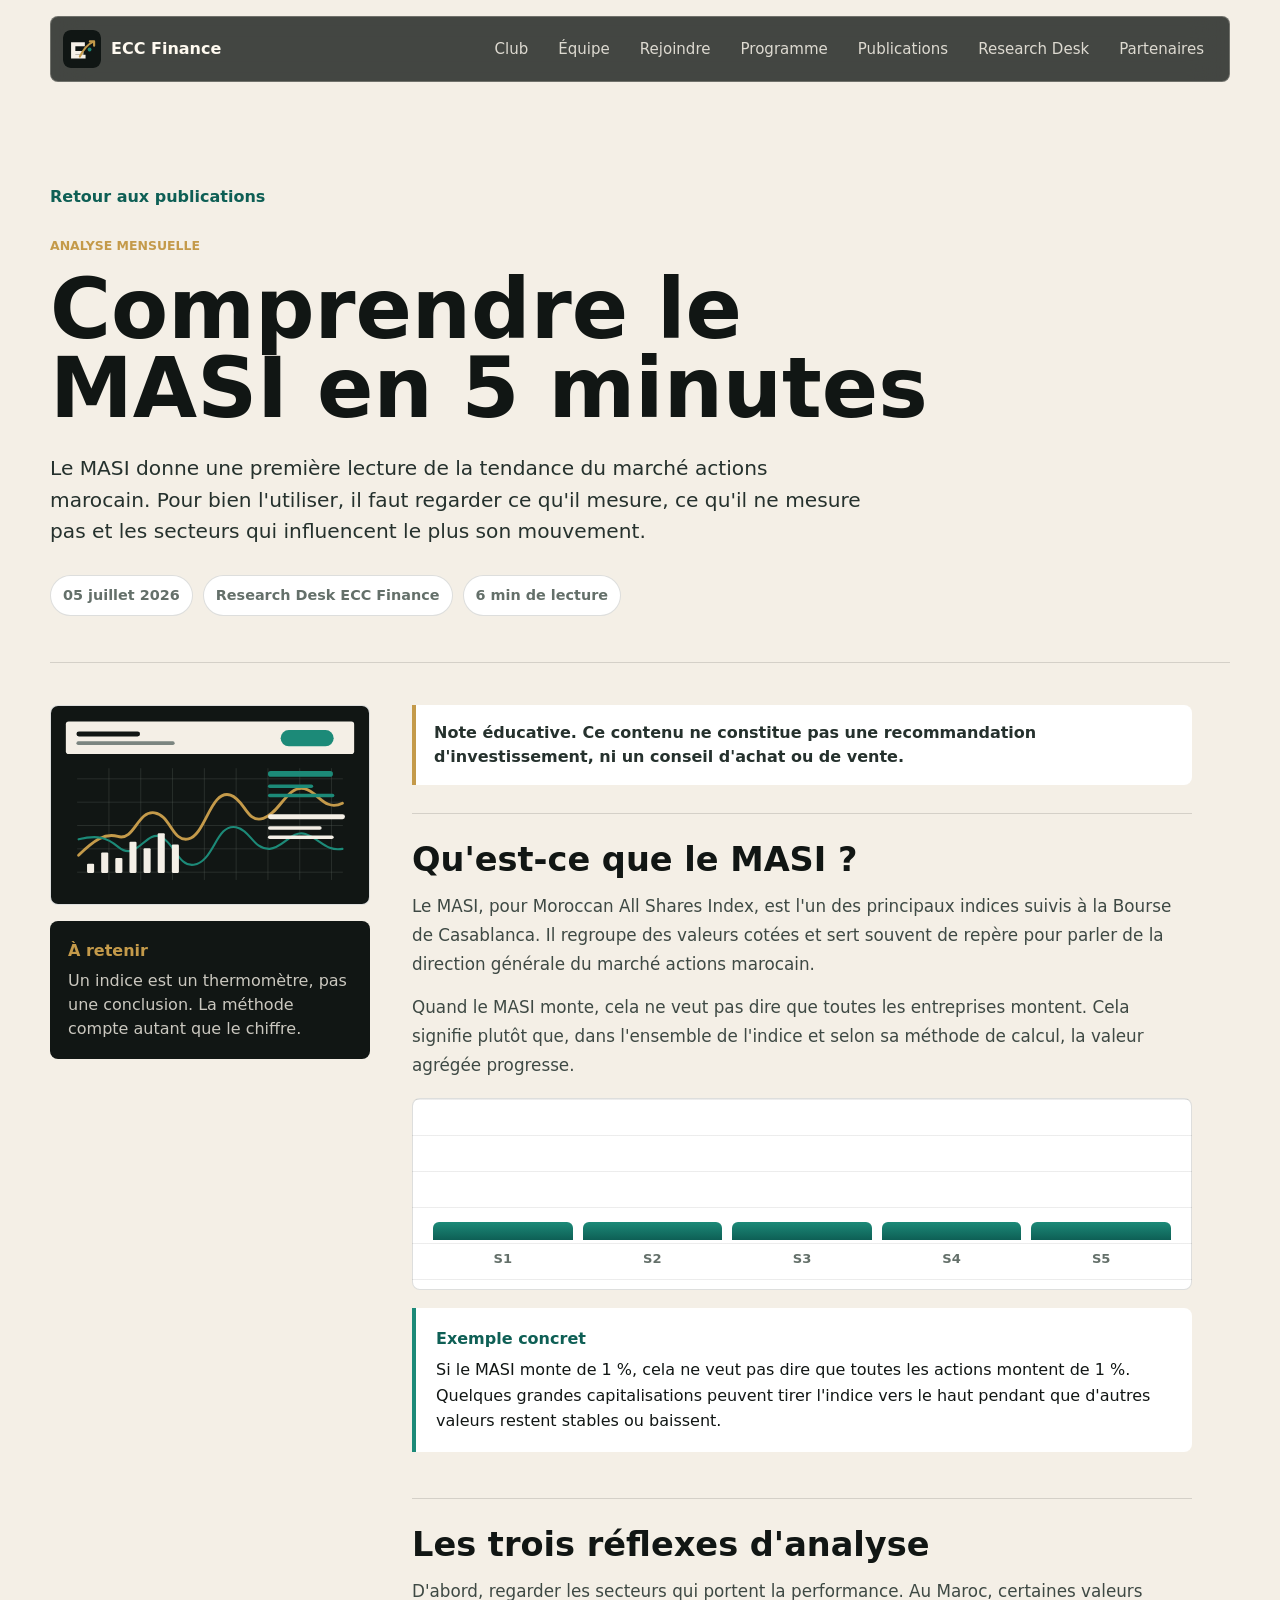
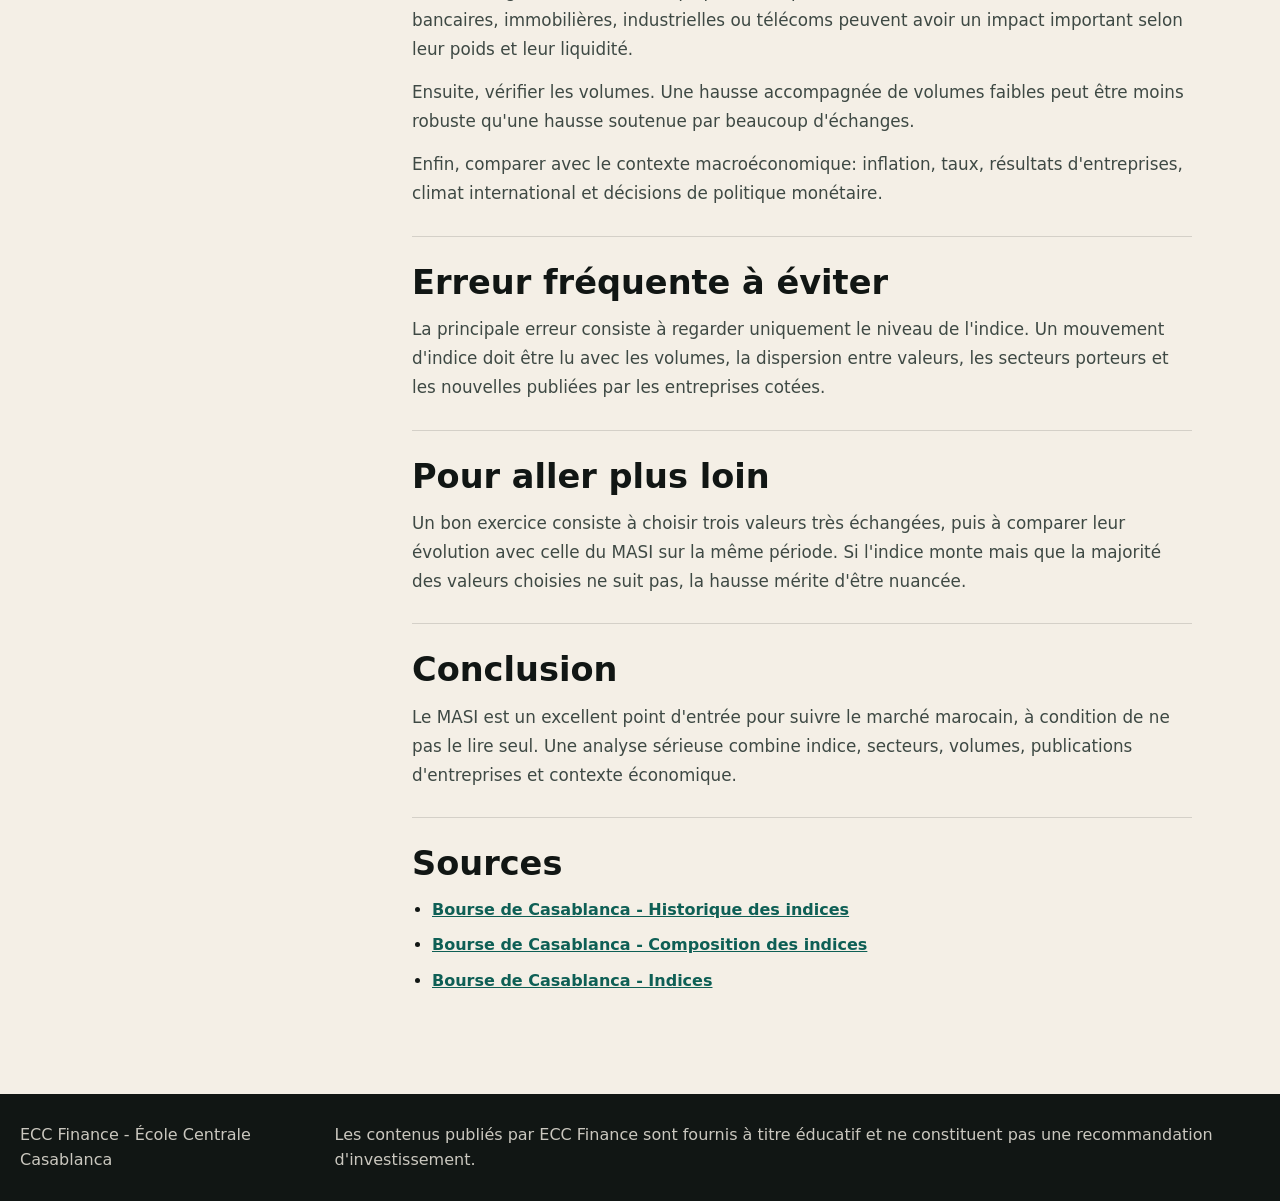
<file: articles/masi.html>
<!doctype html>
<html lang="fr">
  <head>
    <meta charset="utf-8">
    <meta name="viewport" content="width=device-width, initial-scale=1">
    <title>Comprendre le MASI en 5 minutes | ECC Finance</title>
    <meta name="description" content="Note pédagogique ECC Finance pour comprendre le MASI, l'indice large de la Bourse de Casablanca, ses limites et les bons réflexes d'analyse.">
    <meta name="theme-color" content="#111614">
    <link rel="canonical" href="https://hamzasennah.github.io/Ecc-Finance/articles/masi.html">
    <meta property="og:type" content="article">
    <meta property="og:title" content="Comprendre le MASI en 5 minutes">
    <meta property="og:description" content="Une note pédagogique ECC Finance pour lire l'indice marocain avec méthode.">
    <meta property="og:image" content="https://hamzasennah.github.io/Ecc-Finance/assets/hero-finance-campus.png">
    <meta property="og:url" content="https://hamzasennah.github.io/Ecc-Finance/articles/masi.html">
    <link rel="icon" href="../assets/ecc-finance-mark.svg" type="image/svg+xml">
    <link rel="stylesheet" href="../styles.css?v=20260719">
  </head>
  <body class="article-page">
    <a class="skip-link" href="#main">Aller au contenu</a>
    <header class="site-header" data-header>
      <a class="brand" href="../index.html#top" aria-label="ECC Finance accueil">
        <img src="../assets/ecc-finance-mark.svg" alt="" width="44" height="44">
        <span>ECC Finance</span>
      </a>
      <button class="nav-toggle" type="button" aria-label="Ouvrir le menu" aria-expanded="false" aria-controls="site-nav">
        <span></span>
        <span></span>
        <span></span>
      </button>
      <nav class="site-nav" id="site-nav" aria-label="Navigation principale">
        <a href="../index.html#club">Club</a>
        <a href="../index.html#team">Équipe</a>
        <a href="../index.html#join">Rejoindre</a>
        <a href="../index.html#program">Programme</a>
        <a href="../index.html#research">Publications</a>
        <a href="../research-desk.html">Research Desk</a>
        <a href="../partenaires.html">Partenaires</a>
      </nav>
    </header>

    <main id="main" class="article-main">
      <article class="article-shell">
        <header class="article-hero">
          <a class="article-back" href="../index.html#research">Retour aux publications</a>
          <p class="eyebrow">Analyse mensuelle</p>
          <h1>Comprendre le MASI en 5 minutes</h1>
          <p class="article-lead">Le MASI donne une première lecture de la tendance du marché actions marocain. Pour bien l'utiliser, il faut regarder ce qu'il mesure, ce qu'il ne mesure pas et les secteurs qui influencent le plus son mouvement.</p>
          <div class="article-meta-row" aria-label="Informations de publication">
            <span>05 juillet 2026</span>
            <span>Research Desk ECC Finance</span>
            <span>6 min de lecture</span>
          </div>
        </header>

        <div class="article-layout">
          <aside class="reading-rail" aria-label="Résumé rapide">
            <img src="../assets/research-snapshot.svg" alt="Dashboard stylisé d'analyse financière">
            <p><strong>À retenir</strong> Un indice est un thermomètre, pas une conclusion. La méthode compte autant que le chiffre.</p>
          </aside>

          <div class="article-content">
            <p class="article-disclaimer">Note éducative. Ce contenu ne constitue pas une recommandation d'investissement, ni un conseil d'achat ou de vente.</p>

            <section class="article-section">
              <h2>Qu'est-ce que le MASI ?</h2>
              <p>Le MASI, pour Moroccan All Shares Index, est l'un des principaux indices suivis à la Bourse de Casablanca. Il regroupe des valeurs cotées et sert souvent de repère pour parler de la direction générale du marché actions marocain.</p>
              <p>Quand le MASI monte, cela ne veut pas dire que toutes les entreprises montent. Cela signifie plutôt que, dans l'ensemble de l'indice et selon sa méthode de calcul, la valeur agrégée progresse.</p>
              <div class="mini-chart" aria-label="Exemple stylisé d'évolution d'un indice">
                <div class="chart-bar"><span style="height: 56%;"></span><strong>S1</strong></div>
                <div class="chart-bar"><span style="height: 68%;"></span><strong>S2</strong></div>
                <div class="chart-bar"><span style="height: 62%;"></span><strong>S3</strong></div>
                <div class="chart-bar"><span style="height: 82%;"></span><strong>S4</strong></div>
                <div class="chart-bar"><span style="height: 74%;"></span><strong>S5</strong></div>
              </div>
              <div class="article-callout">
                <strong>Exemple concret</strong>
                Si le MASI monte de 1 %, cela ne veut pas dire que toutes les actions montent de 1 %. Quelques grandes capitalisations peuvent tirer l'indice vers le haut pendant que d'autres valeurs restent stables ou baissent.
              </div>
            </section>

            <section class="article-section">
              <h2>Les trois réflexes d'analyse</h2>
              <p>D'abord, regarder les secteurs qui portent la performance. Au Maroc, certaines valeurs bancaires, immobilières, industrielles ou télécoms peuvent avoir un impact important selon leur poids et leur liquidité.</p>
              <p>Ensuite, vérifier les volumes. Une hausse accompagnée de volumes faibles peut être moins robuste qu'une hausse soutenue par beaucoup d'échanges.</p>
              <p>Enfin, comparer avec le contexte macroéconomique: inflation, taux, résultats d'entreprises, climat international et décisions de politique monétaire.</p>
            </section>

            <section class="article-section">
              <h2>Erreur fréquente à éviter</h2>
              <p>La principale erreur consiste à regarder uniquement le niveau de l'indice. Un mouvement d'indice doit être lu avec les volumes, la dispersion entre valeurs, les secteurs porteurs et les nouvelles publiées par les entreprises cotées.</p>
            </section>

            <section class="article-section">
              <h2>Pour aller plus loin</h2>
              <p>Un bon exercice consiste à choisir trois valeurs très échangées, puis à comparer leur évolution avec celle du MASI sur la même période. Si l'indice monte mais que la majorité des valeurs choisies ne suit pas, la hausse mérite d'être nuancée.</p>
            </section>

            <section class="article-section">
              <h2>Conclusion</h2>
              <p>Le MASI est un excellent point d'entrée pour suivre le marché marocain, à condition de ne pas le lire seul. Une analyse sérieuse combine indice, secteurs, volumes, publications d'entreprises et contexte économique.</p>
            </section>

            <section class="article-section">
              <h2>Sources</h2>
              <ul class="source-list">
                <li><a href="https://www.casablanca-bourse.com/fr/historique-des-indices">Bourse de Casablanca - Historique des indices</a></li>
                <li><a href="https://www.casablanca-bourse.com/fr/composition-des-indices">Bourse de Casablanca - Composition des indices</a></li>
                <li><a href="https://www.casablanca-bourse.com/fr/marche-du-cache/indices">Bourse de Casablanca - Indices</a></li>
              </ul>
            </section>
          </div>
        </div>
      </article>
    </main>

    <footer class="site-footer">
      <p>ECC Finance - École Centrale Casablanca</p>
      <p>Les contenus publiés par ECC Finance sont fournis à titre éducatif et ne constituent pas une recommandation d'investissement.</p>
    </footer>

    <script src="../script.js?v=20260719"></script>
  </body>
</html>
</file>
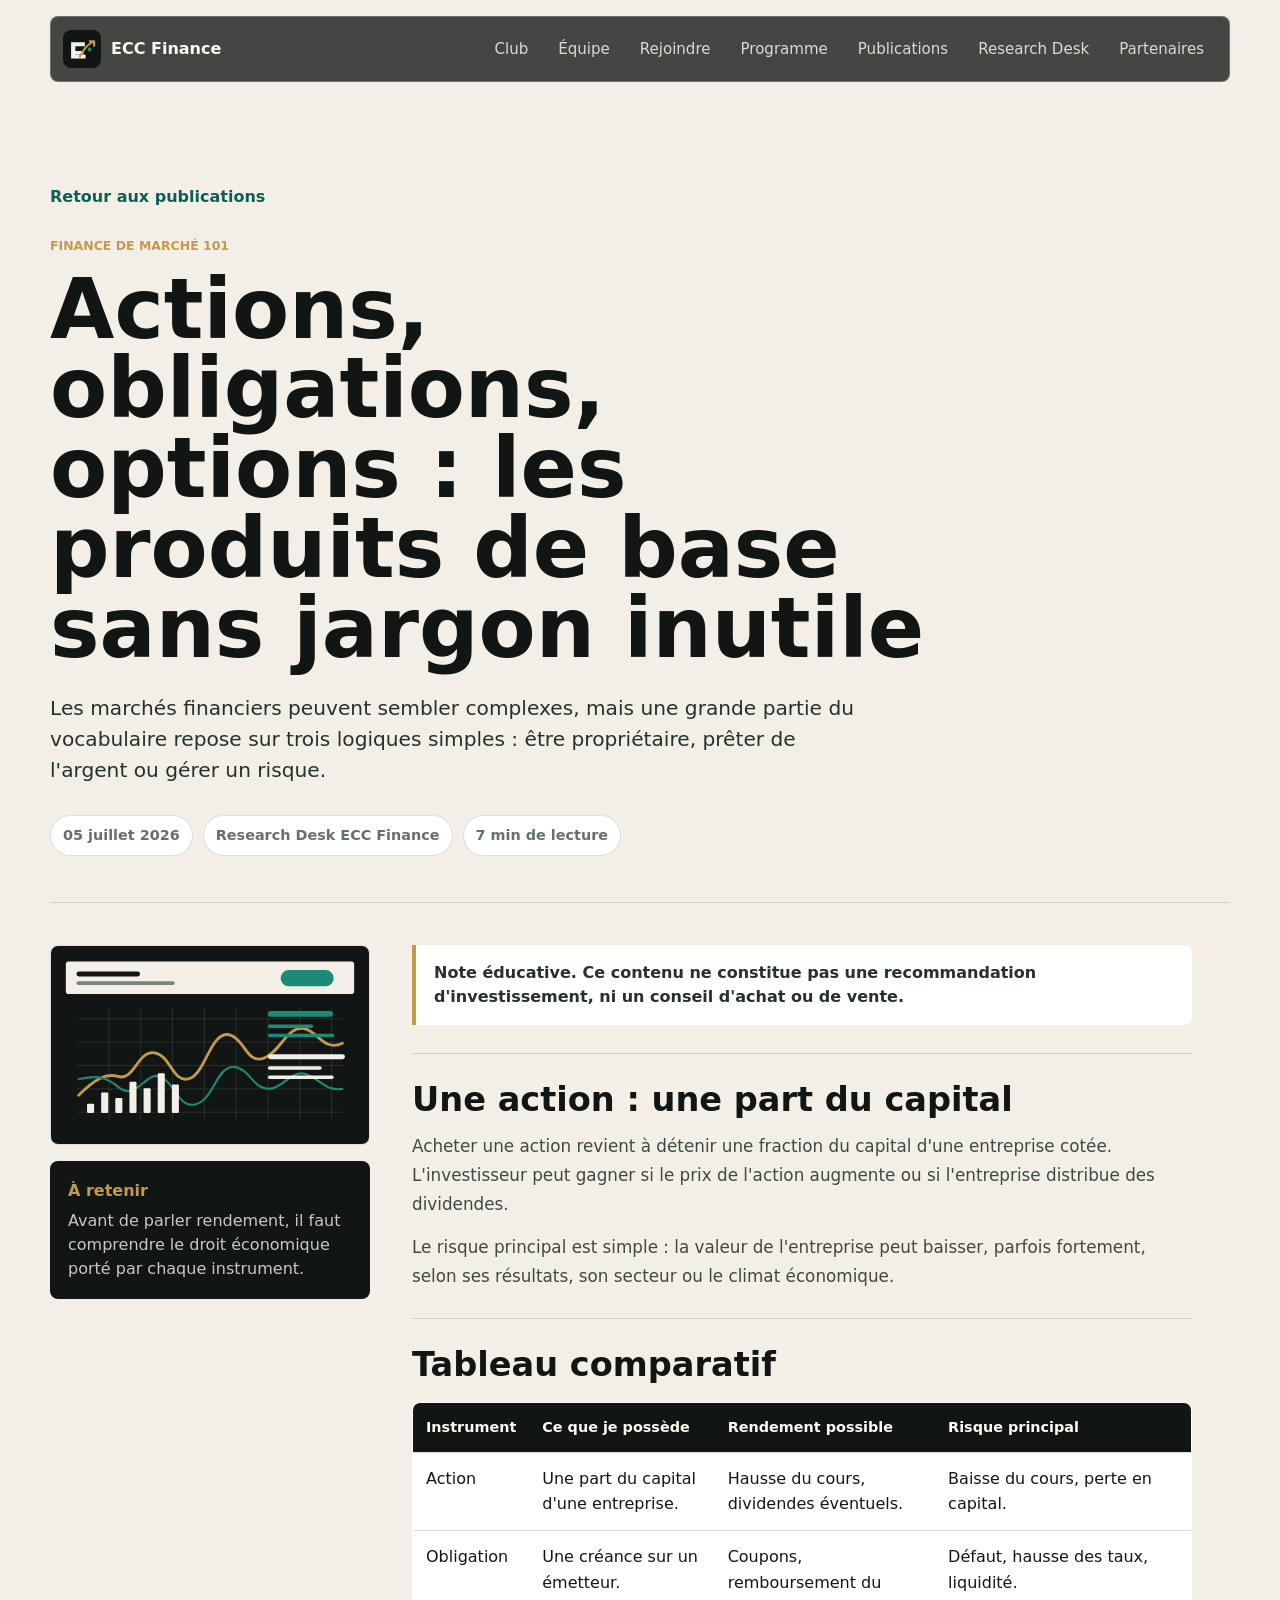
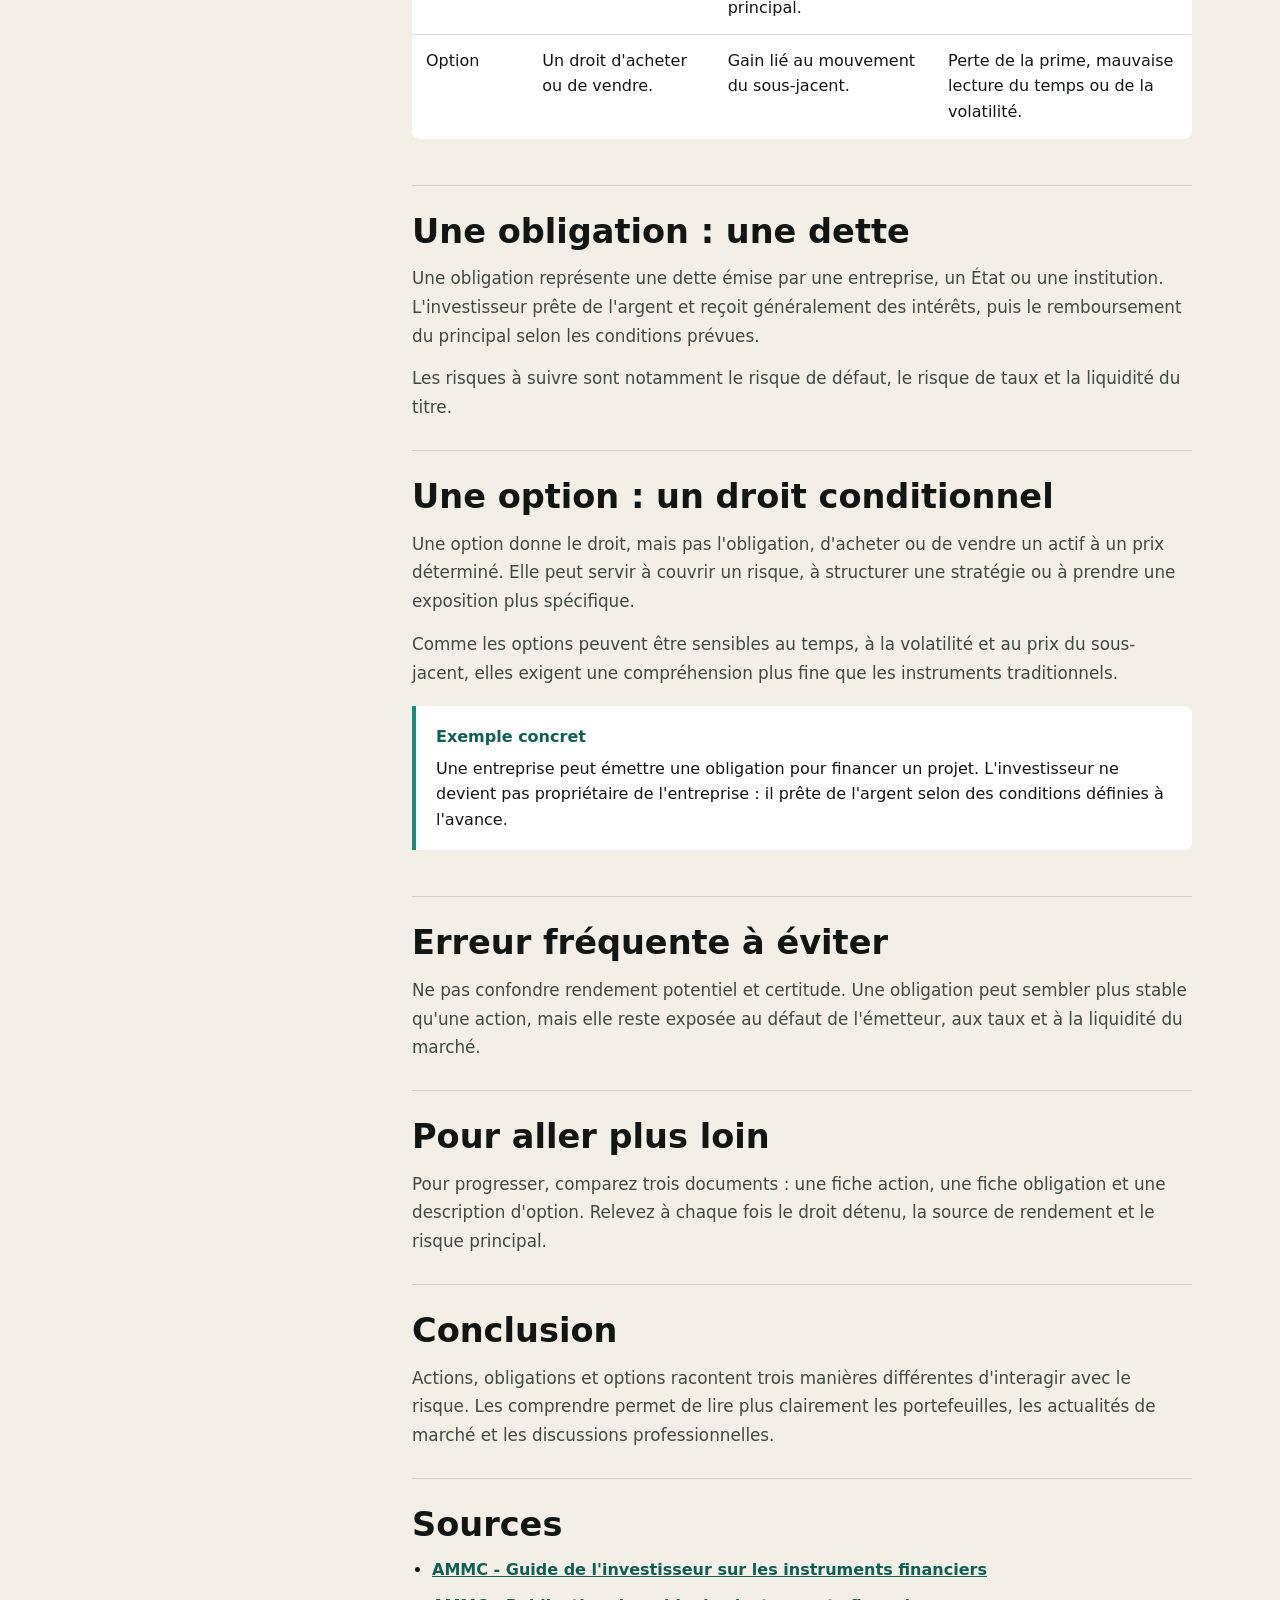
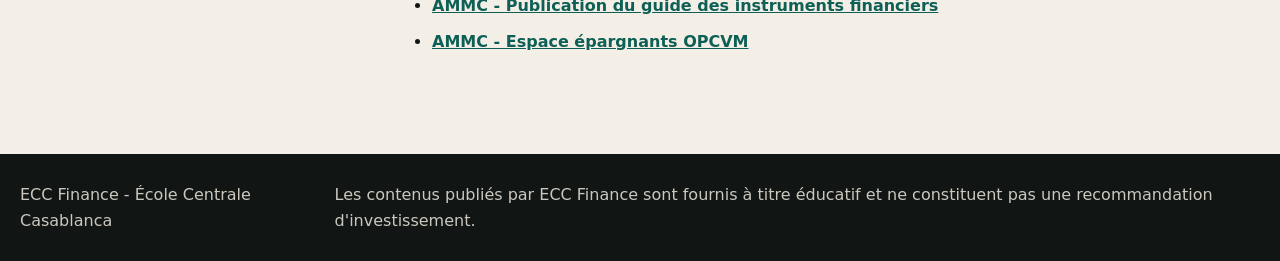
<file: articles/produits-financiers.html>
<!doctype html>
<html lang="fr">
  <head>
    <meta charset="utf-8">
    <meta name="viewport" content="width=device-width, initial-scale=1">
    <title>Actions, obligations, options | ECC Finance</title>
    <meta name="description" content="Note pédagogique ECC Finance pour comprendre les bases des actions, obligations et options sans jargon inutile.">
    <meta name="theme-color" content="#111614">
    <link rel="canonical" href="https://hamzasennah.github.io/Ecc-Finance/articles/produits-financiers.html">
    <meta property="og:type" content="article">
    <meta property="og:title" content="Actions, obligations, options : les bases">
    <meta property="og:description" content="Comprendre trois familles d'instruments financiers et les risques associés.">
    <meta property="og:image" content="https://hamzasennah.github.io/Ecc-Finance/assets/hero-finance-campus.png">
    <meta property="og:url" content="https://hamzasennah.github.io/Ecc-Finance/articles/produits-financiers.html">
    <link rel="icon" href="../assets/ecc-finance-mark.svg" type="image/svg+xml">
    <link rel="stylesheet" href="../styles.css?v=20260719">
  </head>
  <body class="article-page">
    <a class="skip-link" href="#main">Aller au contenu</a>
    <header class="site-header" data-header>
      <a class="brand" href="../index.html#top" aria-label="ECC Finance accueil">
        <img src="../assets/ecc-finance-mark.svg" alt="" width="44" height="44">
        <span>ECC Finance</span>
      </a>
      <button class="nav-toggle" type="button" aria-label="Ouvrir le menu" aria-expanded="false" aria-controls="site-nav">
        <span></span>
        <span></span>
        <span></span>
      </button>
      <nav class="site-nav" id="site-nav" aria-label="Navigation principale">
        <a href="../index.html#club">Club</a>
        <a href="../index.html#team">Équipe</a>
        <a href="../index.html#join">Rejoindre</a>
        <a href="../index.html#program">Programme</a>
        <a href="../index.html#research">Publications</a>
        <a href="../research-desk.html">Research Desk</a>
        <a href="../partenaires.html">Partenaires</a>
      </nav>
    </header>

    <main id="main" class="article-main">
      <article class="article-shell">
        <header class="article-hero">
          <a class="article-back" href="../index.html#research">Retour aux publications</a>
          <p class="eyebrow">Finance de marché 101</p>
          <h1>Actions, obligations, options : les produits de base sans jargon inutile</h1>
          <p class="article-lead">Les marchés financiers peuvent sembler complexes, mais une grande partie du vocabulaire repose sur trois logiques simples : être propriétaire, prêter de l'argent ou gérer un risque.</p>
          <div class="article-meta-row" aria-label="Informations de publication">
            <span>05 juillet 2026</span>
            <span>Research Desk ECC Finance</span>
            <span>7 min de lecture</span>
          </div>
        </header>

        <div class="article-layout">
          <aside class="reading-rail" aria-label="Résumé rapide">
            <img src="../assets/research-snapshot.svg" alt="Dashboard stylisé d'analyse financière">
            <p><strong>À retenir</strong> Avant de parler rendement, il faut comprendre le droit économique porté par chaque instrument.</p>
          </aside>

          <div class="article-content">
            <p class="article-disclaimer">Note éducative. Ce contenu ne constitue pas une recommandation d'investissement, ni un conseil d'achat ou de vente.</p>

            <section class="article-section">
              <h2>Une action : une part du capital</h2>
              <p>Acheter une action revient à détenir une fraction du capital d'une entreprise cotée. L'investisseur peut gagner si le prix de l'action augmente ou si l'entreprise distribue des dividendes.</p>
              <p>Le risque principal est simple : la valeur de l'entreprise peut baisser, parfois fortement, selon ses résultats, son secteur ou le climat économique.</p>
            </section>

            <section class="article-section">
              <h2>Tableau comparatif</h2>
              <table class="comparison-table">
                <thead>
                  <tr>
                    <th>Instrument</th>
                    <th>Ce que je possède</th>
                    <th>Rendement possible</th>
                    <th>Risque principal</th>
                  </tr>
                </thead>
                <tbody>
                  <tr>
                    <td>Action</td>
                    <td>Une part du capital d'une entreprise.</td>
                    <td>Hausse du cours, dividendes éventuels.</td>
                    <td>Baisse du cours, perte en capital.</td>
                  </tr>
                  <tr>
                    <td>Obligation</td>
                    <td>Une créance sur un émetteur.</td>
                    <td>Coupons, remboursement du principal.</td>
                    <td>Défaut, hausse des taux, liquidité.</td>
                  </tr>
                  <tr>
                    <td>Option</td>
                    <td>Un droit d'acheter ou de vendre.</td>
                    <td>Gain lié au mouvement du sous-jacent.</td>
                    <td>Perte de la prime, mauvaise lecture du temps ou de la volatilité.</td>
                  </tr>
                </tbody>
              </table>
            </section>

            <section class="article-section">
              <h2>Une obligation : une dette</h2>
              <p>Une obligation représente une dette émise par une entreprise, un État ou une institution. L'investisseur prête de l'argent et reçoit généralement des intérêts, puis le remboursement du principal selon les conditions prévues.</p>
              <p>Les risques à suivre sont notamment le risque de défaut, le risque de taux et la liquidité du titre.</p>
            </section>

            <section class="article-section">
              <h2>Une option : un droit conditionnel</h2>
              <p>Une option donne le droit, mais pas l'obligation, d'acheter ou de vendre un actif à un prix déterminé. Elle peut servir à couvrir un risque, à structurer une stratégie ou à prendre une exposition plus spécifique.</p>
              <p>Comme les options peuvent être sensibles au temps, à la volatilité et au prix du sous-jacent, elles exigent une compréhension plus fine que les instruments traditionnels.</p>
              <div class="article-callout">
                <strong>Exemple concret</strong>
                Une entreprise peut émettre une obligation pour financer un projet. L'investisseur ne devient pas propriétaire de l'entreprise : il prête de l'argent selon des conditions définies à l'avance.
              </div>
            </section>

            <section class="article-section">
              <h2>Erreur fréquente à éviter</h2>
              <p>Ne pas confondre rendement potentiel et certitude. Une obligation peut sembler plus stable qu'une action, mais elle reste exposée au défaut de l'émetteur, aux taux et à la liquidité du marché.</p>
            </section>

            <section class="article-section">
              <h2>Pour aller plus loin</h2>
              <p>Pour progresser, comparez trois documents : une fiche action, une fiche obligation et une description d'option. Relevez à chaque fois le droit détenu, la source de rendement et le risque principal.</p>
            </section>

            <section class="article-section">
              <h2>Conclusion</h2>
              <p>Actions, obligations et options racontent trois manières différentes d'interagir avec le risque. Les comprendre permet de lire plus clairement les portefeuilles, les actualités de marché et les discussions professionnelles.</p>
            </section>

            <section class="article-section">
              <h2>Sources</h2>
              <ul class="source-list">
                <li><a href="https://v8.ammc.ma/en/node/42911">AMMC - Guide de l'investisseur sur les instruments financiers</a></li>
                <li><a href="https://www.ammc.ma/fr/actualites/lammc-publie-le-guide-de-linvestisseur-comprendre-les-instruments-financiers-et-leurs">AMMC - Publication du guide des instruments financiers</a></li>
                <li><a href="https://www.ammc.ma/fr/espace-epargnants/opcvm">AMMC - Espace épargnants OPCVM</a></li>
              </ul>
            </section>
          </div>
        </div>
      </article>
    </main>

    <footer class="site-footer">
      <p>ECC Finance - École Centrale Casablanca</p>
      <p>Les contenus publiés par ECC Finance sont fournis à titre éducatif et ne constituent pas une recommandation d'investissement.</p>
    </footer>

    <script src="../script.js?v=20260719"></script>
  </body>
</html>
</file>
<file: styles.css>
:root {
  --ink: #111614;
  --ink-soft: #25312d;
  --paper: #f4efe6;
  --paper-strong: #fffaf0;
  --white: #ffffff;
  --teal: #1c8a78;
  --teal-dark: #0e5f55;
  --gold: #c49a4a;
  --wine: #7d2032;
  --clay: #b86b4b;
  --muted: #64706a;
  --line: rgba(17, 22, 20, 0.14);
  --shadow: 0 24px 70px rgba(17, 22, 20, 0.16);
  --max: 1180px;
}

* {
  box-sizing: border-box;
}

html {
  scroll-behavior: smooth;
}

body {
  margin: 0;
  font-family: Inter, ui-sans-serif, system-ui, -apple-system, BlinkMacSystemFont, "Segoe UI", sans-serif;
  color: var(--ink);
  background: var(--paper);
  line-height: 1.6;
  letter-spacing: 0;
}

img {
  max-width: 100%;
  display: block;
}

a {
  color: inherit;
}

button,
input,
select,
textarea {
  font: inherit;
}

a:focus-visible,
button:focus-visible,
input:focus-visible,
select:focus-visible,
textarea:focus-visible {
  outline: 3px solid var(--gold);
  outline-offset: 4px;
}

.skip-link {
  position: fixed;
  top: 12px;
  left: 12px;
  z-index: 1000;
  transform: translateY(-140%);
  background: var(--gold);
  color: var(--ink);
  padding: 10px 14px;
  border-radius: 6px;
}

.skip-link:focus {
  transform: translateY(0);
}

.scroll-progress {
  position: fixed;
  top: 0;
  left: 0;
  width: 0;
  height: 4px;
  background: linear-gradient(90deg, var(--teal), var(--gold), var(--wine));
  z-index: 1001;
}

section[id] {
  scroll-margin-top: 112px;
}

.site-header {
  position: fixed;
  top: 16px;
  left: 50%;
  z-index: 100;
  width: min(calc(100% - 32px), var(--max));
  transform: translateX(-50%);
  display: flex;
  align-items: center;
  justify-content: space-between;
  gap: 24px;
  padding: 10px 12px;
  border: 1px solid rgba(244, 239, 230, 0.25);
  border-radius: 8px;
  background: rgba(17, 22, 20, 0.78);
  color: var(--paper-strong);
  backdrop-filter: blur(18px);
  transition: background 180ms ease, box-shadow 180ms ease;
}

.site-header.scrolled {
  background: rgba(17, 22, 20, 0.94);
  box-shadow: 0 18px 46px rgba(0, 0, 0, 0.2);
}

.brand {
  display: inline-flex;
  align-items: center;
  gap: 10px;
  text-decoration: none;
  font-weight: 800;
  font-size: 1rem;
}

.brand img {
  width: 38px;
  height: 38px;
  border-radius: 8px;
}

.site-nav {
  display: flex;
  align-items: center;
  gap: 4px;
}

.site-nav a {
  text-decoration: none;
  color: rgba(255, 250, 240, 0.82);
  padding: 10px 13px;
  border-radius: 6px;
  font-size: 0.94rem;
  transition: background 160ms ease, color 160ms ease;
}

.site-nav a:hover,
.site-nav a:focus-visible {
  background: rgba(255, 255, 255, 0.12);
  color: var(--white);
  outline: none;
}

.nav-toggle {
  display: none;
  width: 42px;
  height: 42px;
  border: 0;
  border-radius: 6px;
  background: rgba(255, 255, 255, 0.1);
  color: var(--white);
  cursor: pointer;
}

.nav-toggle span {
  display: block;
  width: 20px;
  height: 2px;
  margin: 5px auto;
  background: currentColor;
}

.hero {
  position: relative;
  min-height: 92vh;
  display: grid;
  align-items: end;
  overflow: hidden;
  color: var(--paper-strong);
  background: var(--ink);
}

.hero-image {
  position: absolute;
  inset: 0;
  width: 100%;
  height: 100%;
  object-fit: cover;
}

.hero-overlay {
  position: absolute;
  inset: 0;
  background:
    linear-gradient(90deg, rgba(17, 22, 20, 0.92) 0%, rgba(17, 22, 20, 0.64) 38%, rgba(17, 22, 20, 0.12) 100%),
    linear-gradient(0deg, rgba(17, 22, 20, 0.92) 0%, rgba(17, 22, 20, 0) 55%);
}

.hero-content {
  position: relative;
  z-index: 2;
  width: min(calc(100% - 40px), var(--max));
  margin: 0 auto;
  padding: 190px 0 132px;
}

.eyebrow {
  margin: 0 0 14px;
  color: var(--gold);
  font-size: 0.78rem;
  font-weight: 800;
  text-transform: uppercase;
}

.hero h1 {
  margin: 0;
  max-width: 840px;
  font-size: 5.6rem;
  line-height: 0.96;
  font-weight: 900;
}

.hero-lead {
  max-width: 690px;
  margin: 26px 0 0;
  color: rgba(255, 250, 240, 0.88);
  font-size: 1.24rem;
}

.hero-actions,
.contact-actions {
  display: flex;
  flex-wrap: wrap;
  gap: 12px;
  margin-top: 34px;
}

.button {
  display: inline-flex;
  align-items: center;
  justify-content: center;
  min-height: 48px;
  padding: 13px 18px;
  border: 1px solid transparent;
  border-radius: 6px;
  text-decoration: none;
  font-weight: 800;
  transition: transform 170ms ease, box-shadow 170ms ease, background 170ms ease;
}

.button:hover {
  transform: translateY(-2px);
}

.button:disabled {
  cursor: not-allowed;
  opacity: 0.64;
  transform: none;
}

.button-primary {
  background: var(--gold);
  color: var(--ink);
  box-shadow: 0 18px 45px rgba(196, 154, 74, 0.24);
}

.button-secondary {
  border-color: rgba(255, 250, 240, 0.38);
  color: var(--paper-strong);
  background: rgba(255, 255, 255, 0.08);
}

.contact-section .button-secondary {
  border-color: var(--line);
  color: var(--ink);
  background: var(--white);
}

.market-tape {
  position: absolute;
  left: 0;
  right: 0;
  bottom: 0;
  z-index: 3;
  overflow: hidden;
  border-top: 1px solid rgba(255, 255, 255, 0.16);
  border-bottom: 1px solid rgba(255, 255, 255, 0.16);
  background: rgba(17, 22, 20, 0.86);
}

.ticker-track {
  display: flex;
  width: max-content;
  animation: ticker 28s linear infinite;
}

.ticker-item {
  display: inline-flex;
  align-items: center;
  gap: 10px;
  min-width: 210px;
  padding: 14px 22px;
  color: rgba(255, 250, 240, 0.82);
  border-right: 1px solid rgba(255, 255, 255, 0.1);
  font-size: 0.9rem;
}

.ticker-item strong {
  color: var(--white);
}

.ticker-item .up {
  color: #7fd0ad;
}

.ticker-item .down {
  color: #ff9c7f;
}

@keyframes ticker {
  from {
    transform: translateX(0);
  }
  to {
    transform: translateX(-50%);
  }
}

.section {
  padding: 108px 20px;
}

.section-heading {
  width: min(760px, 100%);
  margin: 0 auto 48px;
  text-align: center;
}

.section-heading h2,
.partners-intro h2,
.contact-panel h2 {
  margin: 0;
  font-size: 3rem;
  line-height: 1.06;
}

.section-heading p,
.partners-intro p,
.contact-panel p {
  margin: 18px 0 0;
  color: var(--muted);
  font-size: 1.08rem;
}

.mission-grid {
  width: min(var(--max), 100%);
  margin: 0 auto;
  display: grid;
  grid-template-columns: repeat(4, minmax(0, 1fr));
  gap: 16px;
}

.mission-card,
.post-card,
.offer-card {
  background: var(--white);
  border: 1px solid var(--line);
  border-radius: 8px;
  padding: 24px;
  box-shadow: 0 12px 36px rgba(17, 22, 20, 0.07);
}

.mission-card {
  min-height: 256px;
}

.card-number {
  display: inline-flex;
  width: 42px;
  height: 42px;
  align-items: center;
  justify-content: center;
  border-radius: 6px;
  background: var(--ink);
  color: var(--gold);
  font-weight: 900;
}

.mission-card h3,
.post-card h3,
.offer-card h3 {
  margin: 24px 0 10px;
  font-size: 1.24rem;
  line-height: 1.2;
}

.mission-card p,
.post-card p,
.offer-card p {
  margin: 0;
  color: var(--muted);
}

.post-card .article-body {
  margin-top: 12px;
  color: #43504a;
}

.club-lab {
  width: min(var(--max), 100%);
  margin: 74px auto 0;
  display: grid;
  grid-template-columns: 0.9fr 1.1fr;
  gap: 34px;
  align-items: center;
}

.lab-copy h3 {
  margin: 0;
  font-size: 2.2rem;
  line-height: 1.08;
}

.lab-copy p {
  margin: 18px 0 0;
  color: var(--muted);
}

.metric-list {
  display: grid;
  grid-template-columns: repeat(auto-fit, minmax(150px, 1fr));
  gap: 12px;
  margin: 28px 0 0;
}

.metric-list div {
  padding: 18px;
  border-left: 4px solid var(--gold);
  background: rgba(255, 255, 255, 0.64);
}

.metric-list dt {
  font-size: 1.8rem;
  font-weight: 900;
  line-height: 1;
}

.metric-list dd {
  margin: 8px 0 0;
  color: var(--muted);
  font-size: 0.9rem;
}

.lab-visual {
  position: relative;
  min-height: 430px;
  border: 1px solid rgba(17, 22, 20, 0.2);
  background:
    linear-gradient(90deg, rgba(17, 22, 20, 0.09) 1px, transparent 1px),
    linear-gradient(rgba(17, 22, 20, 0.09) 1px, transparent 1px),
    #fbf7ef;
  background-size: 42px 42px;
  border-radius: 8px;
  overflow: hidden;
}

.lab-visual::before {
  content: "ECC";
  position: absolute;
  inset: 50% auto auto 50%;
  transform: translate(-50%, -50%);
  width: 130px;
  height: 130px;
  display: grid;
  place-items: center;
  border-radius: 50%;
  background: var(--ink);
  color: var(--paper);
  font-size: 2rem;
  font-weight: 900;
  box-shadow: var(--shadow);
}

.axis {
  position: absolute;
  width: 190px;
  padding: 16px;
  border-radius: 8px;
  color: var(--white);
  box-shadow: 0 18px 45px rgba(17, 22, 20, 0.14);
}

.axis span,
.axis strong {
  display: block;
}

.axis span {
  color: rgba(255, 255, 255, 0.72);
  font-size: 0.82rem;
}

.axis strong {
  margin-top: 6px;
  font-size: 1.08rem;
}

.axis-formation {
  top: 52px;
  left: 46px;
  background: var(--teal);
}

.axis-research {
  top: 54px;
  right: 54px;
  background: var(--wine);
}

.axis-career {
  bottom: 54px;
  left: 90px;
  background: var(--clay);
}

.axis-network {
  bottom: 60px;
  right: 44px;
  background: var(--ink);
}

.team-section {
  background: #fbf7ef;
}

.team-grid {
  width: min(var(--max), 100%);
  margin: 0 auto;
  display: grid;
  grid-template-columns: repeat(5, minmax(0, 1fr));
  gap: 16px;
}

.team-card {
  display: grid;
  gap: 18px;
  align-content: start;
  min-height: 374px;
  padding: 18px;
  border: 1px solid var(--line);
  border-radius: 8px;
  background: var(--white);
  box-shadow: 0 14px 38px rgba(17, 22, 20, 0.08);
}

.team-photo {
  min-height: 168px;
  display: grid;
  place-items: end start;
  padding: 18px;
  border-radius: 8px;
  color: var(--paper-strong);
  background:
    linear-gradient(145deg, rgba(17, 22, 20, 0.28), rgba(17, 22, 20, 0.78)),
    radial-gradient(circle at 75% 20%, rgba(196, 154, 74, 0.88), transparent 36%),
    linear-gradient(135deg, var(--teal), var(--ink));
  font-size: 2.6rem;
  font-weight: 900;
}

.team-photo-muted {
  background:
    linear-gradient(145deg, rgba(17, 22, 20, 0.18), rgba(17, 22, 20, 0.72)),
    radial-gradient(circle at 75% 20%, rgba(196, 154, 74, 0.58), transparent 36%),
    linear-gradient(135deg, #6e7770, var(--ink));
}

.role-label {
  margin: 0;
  color: var(--teal-dark);
  font-size: 0.74rem;
  font-weight: 900;
  text-transform: uppercase;
}

.team-card h3 {
  margin: 8px 0 8px;
  font-size: 1.28rem;
  line-height: 1.15;
}

.team-card p:not(.role-label) {
  margin: 0;
  color: var(--muted);
  font-size: 0.94rem;
}

.team-members {
  display: grid;
  gap: 6px;
  margin: 0 0 14px;
  padding: 0;
  list-style: none;
  color: #3d4944;
  font-size: 0.9rem;
  line-height: 1.38;
}

.team-members strong {
  color: var(--ink);
}

.team-card a {
  display: inline-flex;
  margin-top: 16px;
  color: var(--teal-dark);
  font-weight: 900;
  text-decoration: none;
}

.join-section {
  padding-top: 0;
  background: #fbf7ef;
}

.join-panel {
  width: min(var(--max), 100%);
  margin: 0 auto;
  display: grid;
  grid-template-columns: 0.82fr 1.18fr;
  gap: 22px;
  align-items: stretch;
}

.join-copy,
.join-form {
  border-radius: 8px;
  border: 1px solid var(--line);
  background: var(--white);
  box-shadow: 0 14px 42px rgba(17, 22, 20, 0.08);
}

.join-copy {
  padding: 34px;
  color: var(--paper-strong);
  background:
    linear-gradient(145deg, rgba(17, 22, 20, 0.98), rgba(17, 22, 20, 0.86)),
    linear-gradient(135deg, var(--teal), var(--wine));
}

.join-copy h2 {
  margin: 0;
  font-size: 2.5rem;
  line-height: 1.06;
}

.join-copy p:not(.eyebrow) {
  margin: 18px 0 0;
  color: rgba(255, 250, 240, 0.78);
}

.join-badges {
  display: flex;
  flex-wrap: wrap;
  gap: 10px;
  margin-top: 28px;
}

.join-badges span {
  padding: 9px 11px;
  border: 1px solid rgba(255, 250, 240, 0.22);
  border-radius: 6px;
  color: var(--paper-strong);
  background: rgba(255, 255, 255, 0.08);
  font-size: 0.9rem;
  font-weight: 800;
}

.join-form {
  display: grid;
  grid-template-columns: repeat(2, minmax(0, 1fr));
  gap: 16px;
  padding: 24px;
}

.form-field {
  display: grid;
  gap: 7px;
}

.form-field-full,
.form-submit,
.form-note,
.form-status {
  grid-column: 1 / -1;
}

.form-field label {
  color: var(--ink);
  font-size: 0.88rem;
  font-weight: 900;
}

.form-field input,
.form-field select,
.form-field textarea {
  width: 100%;
  border: 1px solid rgba(17, 22, 20, 0.18);
  border-radius: 6px;
  padding: 12px 13px;
  color: var(--ink);
  background: #fbf7ef;
}

.form-field textarea {
  resize: vertical;
}

.form-submit {
  border: 0;
  cursor: pointer;
}

.form-status {
  min-height: 22px;
  margin: -4px 0 0;
  color: var(--teal-dark);
  font-size: 0.92rem;
  font-weight: 800;
}

.form-status.is-error {
  color: var(--wine);
}

.form-status a {
  color: inherit;
  text-decoration: underline;
}

.form-note {
  margin: -2px 0 0;
  color: var(--muted);
  font-size: 0.9rem;
}

.events-section {
  background: var(--paper);
}

.events-layout {
  width: min(var(--max), 100%);
  margin: 0 auto;
  display: grid;
  grid-template-columns: 0.86fr 1.14fr;
  gap: 18px;
}

.event-feature,
.event-card {
  border: 1px solid var(--line);
  border-radius: 8px;
  background: var(--white);
  box-shadow: 0 14px 42px rgba(17, 22, 20, 0.08);
}

.event-feature {
  padding: 30px;
  color: var(--paper-strong);
  background:
    linear-gradient(145deg, rgba(17, 22, 20, 0.98), rgba(17, 22, 20, 0.86)),
    linear-gradient(135deg, var(--teal), var(--gold));
}

.event-status {
  margin: 0 0 10px;
  color: var(--gold);
  font-size: 0.76rem;
  font-weight: 900;
  text-transform: uppercase;
}

.event-feature h3,
.event-card h3 {
  margin: 0;
  font-size: 1.55rem;
  line-height: 1.12;
}

.event-feature p:not(.event-status),
.event-card p:not(.event-status) {
  margin: 14px 0 0;
  color: rgba(255, 250, 240, 0.78);
}

.event-feature dl {
  display: grid;
  gap: 12px;
  margin: 26px 0 0;
}

.event-feature dl div {
  padding: 14px;
  border: 1px solid rgba(255, 250, 240, 0.18);
  border-radius: 8px;
  background: rgba(255, 255, 255, 0.08);
}

.event-feature dt {
  color: rgba(255, 250, 240, 0.64);
  font-size: 0.78rem;
  font-weight: 900;
  text-transform: uppercase;
}

.event-feature dd {
  margin: 4px 0 0;
  color: var(--paper-strong);
  font-weight: 800;
}

.event-list {
  display: grid;
  gap: 14px;
}

.event-card {
  display: grid;
  grid-template-columns: 112px 1fr;
  gap: 18px;
  align-items: center;
  padding: 16px;
}

.event-card p:not(.event-status) {
  color: var(--muted);
}

.event-card .event-status {
  color: var(--teal-dark);
}

.event-poster {
  min-height: 112px;
  border-radius: 8px;
  display: grid;
  place-items: center;
  color: var(--paper-strong);
  font-size: 1.55rem;
  font-weight: 900;
}

.poster-masi {
  background: linear-gradient(135deg, var(--teal), var(--ink));
}

.poster-python {
  background: linear-gradient(135deg, var(--gold), var(--clay));
}

.poster-career {
  background: linear-gradient(135deg, var(--wine), var(--ink));
}

.poster-past {
  background: linear-gradient(135deg, #69756f, var(--ink));
}

.research-section {
  background: var(--ink);
  color: var(--paper-strong);
}

.research-heading p {
  color: rgba(255, 250, 240, 0.72);
}

.research-layout {
  width: min(var(--max), 100%);
  margin: 0 auto;
  display: grid;
  grid-template-columns: 0.92fr 1.08fr;
  gap: 28px;
  align-items: start;
}

.research-visual {
  position: sticky;
  top: 120px;
}

.research-visual img {
  width: 100%;
  aspect-ratio: 1.2 / 1;
  object-fit: cover;
  border-radius: 8px;
  border: 1px solid rgba(255, 255, 255, 0.14);
  box-shadow: 0 22px 70px rgba(0, 0, 0, 0.28);
}

.blog-console {
  display: grid;
  gap: 16px;
}

.weekly-feature {
  display: grid;
  grid-template-columns: minmax(160px, 0.74fr) 1.26fr;
  gap: 20px;
  align-items: stretch;
  padding: 18px;
  background: #f9f4ea;
  color: var(--ink);
  border: 1px solid rgba(196, 154, 74, 0.34);
  border-radius: 8px;
  box-shadow: 0 20px 60px rgba(0, 0, 0, 0.18);
}

.weekly-cover {
  min-height: 260px;
  overflow: hidden;
  border-radius: 6px;
  background: var(--ink);
}

.weekly-cover img {
  width: 100%;
  height: 100%;
  object-fit: cover;
  display: block;
}

.weekly-copy {
  display: flex;
  flex-direction: column;
  justify-content: center;
  min-width: 0;
}

.weekly-copy h3 {
  margin: 8px 0 12px;
  font-size: clamp(1.45rem, 2vw, 2.1rem);
  line-height: 1.08;
}

.weekly-actions {
  display: flex;
  flex-wrap: wrap;
  gap: 10px;
  margin-top: 22px;
}

.filter-row {
  display: flex;
  flex-wrap: wrap;
  gap: 10px;
}

.filter-button {
  min-height: 42px;
  border: 1px solid rgba(255, 255, 255, 0.18);
  border-radius: 6px;
  padding: 10px 14px;
  color: var(--paper-strong);
  background: rgba(255, 255, 255, 0.08);
  cursor: pointer;
}

.filter-button.active,
.filter-button:hover {
  background: var(--gold);
  color: var(--ink);
}

.post-list {
  display: grid;
  gap: 14px;
}

.post-card {
  background: #f9f4ea;
  color: var(--ink);
  display: block;
  text-decoration: none;
  transition: transform 170ms ease, opacity 170ms ease, border-color 170ms ease, background 170ms ease;
}

.post-card:hover,
.post-card:focus-visible {
  transform: translateY(-2px);
  border-color: rgba(196, 154, 74, 0.72);
  background: #fff9ec;
}

.post-card.is-hidden,
.weekly-feature.is-hidden {
  display: none;
}

.post-card h3 {
  margin-top: 6px;
}

.post-meta {
  color: var(--teal-dark);
  font-size: 0.78rem;
  font-weight: 900;
  text-transform: uppercase;
}

.post-link {
  display: inline-flex;
  margin-top: 18px;
  color: var(--teal-dark);
  font-weight: 900;
  text-decoration: none;
}

.disclaimer {
  margin: 6px 0 0;
  color: rgba(255, 250, 240, 0.7);
  font-size: 0.9rem;
}

.research-page-link {
  margin-top: 16px;
}

.partners-section {
  padding: 112px 20px;
  background: var(--paper-strong);
}

.partners-intro {
  width: min(860px, 100%);
  margin: 0 auto 48px;
  text-align: center;
}

.partner-pack-link {
  margin-top: 24px;
}

.partner-intro-actions {
  display: flex;
  flex-wrap: wrap;
  justify-content: center;
  gap: 12px;
}

.partner-intro-actions .button-secondary {
  border-color: var(--line);
  color: var(--ink);
  background: var(--white);
}

.partner-stage {
  width: min(var(--max), 100%);
  margin: 0 auto;
  display: grid;
  grid-template-columns: 320px minmax(0, 1fr);
  gap: 18px;
  align-items: stretch;
}

.partner-selector {
  display: grid;
  gap: 12px;
  align-content: start;
}

.partner-card {
  width: 100%;
  min-height: 104px;
  border: 1px solid var(--line);
  border-radius: 8px;
  background: var(--white);
  padding: 16px;
  display: grid;
  grid-template-columns: 58px 1fr;
  gap: 14px;
  align-items: center;
  text-align: left;
  cursor: pointer;
  box-shadow: 0 10px 28px rgba(17, 22, 20, 0.06);
  transition: transform 160ms ease, border-color 160ms ease, background 160ms ease;
}

.partner-card:hover,
.partner-card.active {
  transform: translateY(-2px);
  border-color: rgba(196, 154, 74, 0.72);
  background: #fff9ec;
}

.partner-logo {
  width: 58px;
  height: 58px;
  border-radius: 8px;
  display: grid;
  place-items: center;
  color: var(--white);
  font-weight: 900;
}

.alumneye-logo {
  background: var(--wine);
}

.ecofinance-logo {
  background: var(--teal);
}

.future-logo {
  background: var(--ink);
  color: var(--gold);
  font-size: 1.8rem;
}

.partner-card strong,
.partner-card small {
  display: block;
}

.partner-card small {
  margin-top: 4px;
  color: var(--muted);
}

.partner-spotlight {
  min-height: 350px;
  padding: 34px;
  border-radius: 8px;
  background: var(--ink);
  color: var(--paper-strong);
  box-shadow: var(--shadow);
}

.spotlight-kicker {
  margin: 0;
  color: var(--gold);
  font-size: 0.78rem;
  font-weight: 900;
  text-transform: uppercase;
}

.partner-spotlight h3 {
  margin: 10px 0 12px;
  font-size: 2.5rem;
  line-height: 1;
}

.spotlight-text {
  max-width: 700px;
  margin: 0;
  color: rgba(255, 250, 240, 0.78);
  font-size: 1.06rem;
}

.spotlight-list {
  display: grid;
  gap: 8px;
  margin: 24px 0 0;
  padding: 0;
  list-style: none;
}

.spotlight-list li {
  padding-left: 22px;
  position: relative;
  color: rgba(255, 250, 240, 0.82);
}

.spotlight-list li::before {
  content: "";
  position: absolute;
  top: 0.73em;
  left: 0;
  width: 8px;
  height: 8px;
  border-radius: 50%;
  background: var(--gold);
}

.spotlight-actions {
  display: flex;
  flex-wrap: wrap;
  gap: 12px;
  margin-top: 26px;
}

.partner-map {
  grid-column: 1 / -1;
  background: var(--white);
  border: 1px solid var(--line);
  border-radius: 8px;
  overflow: hidden;
}

.partner-map img {
  width: 100%;
  aspect-ratio: 1.72 / 1;
  object-fit: cover;
}

.partner-offers {
  width: min(var(--max), 100%);
  margin: 18px auto 0;
  display: grid;
  grid-template-columns: repeat(3, minmax(0, 1fr));
  gap: 16px;
}

.offer-card {
  background: #f7f0e4;
}

.contact-section {
  background:
    linear-gradient(90deg, rgba(28, 138, 120, 0.11) 1px, transparent 1px),
    linear-gradient(rgba(28, 138, 120, 0.11) 1px, transparent 1px),
    var(--paper);
  background-size: 44px 44px;
}

.contact-panel {
  width: min(var(--max), 100%);
  margin: 0 auto;
  display: grid;
  grid-template-columns: 1fr auto;
  gap: 32px;
  align-items: center;
  padding: 38px;
  background: var(--white);
  border: 1px solid var(--line);
  border-radius: 8px;
  box-shadow: var(--shadow);
}

.contact-actions {
  justify-content: flex-end;
  margin-top: 0;
}

.site-footer {
  display: flex;
  justify-content: space-between;
  gap: 18px;
  padding: 28px 20px;
  color: rgba(255, 250, 240, 0.78);
  background: var(--ink);
}

.site-footer p {
  margin: 0;
}

.footer-disclaimer {
  max-width: 560px;
  color: rgba(255, 250, 240, 0.66);
  font-size: 0.9rem;
}

.visually-hidden {
  position: absolute;
  width: 1px;
  height: 1px;
  overflow: hidden;
  clip: rect(0 0 0 0);
  white-space: nowrap;
}

.article-page {
  background: var(--paper);
}

.article-main {
  padding-top: 108px;
}

.article-shell {
  width: min(var(--max), calc(100% - 40px));
  margin: 0 auto 72px;
}

.article-hero {
  padding: 76px 0 46px;
  border-bottom: 1px solid var(--line);
}

.article-back {
  display: inline-flex;
  margin-bottom: 26px;
  color: var(--teal-dark);
  font-weight: 900;
  text-decoration: none;
}

.article-hero h1 {
  max-width: 920px;
  margin: 0;
  color: var(--ink);
  font-size: 5.2rem;
  line-height: 0.96;
}

.article-lead {
  max-width: 820px;
  margin: 24px 0 0;
  color: var(--ink-soft);
  font-size: 1.26rem;
  line-height: 1.55;
}

.article-meta-row {
  display: flex;
  flex-wrap: wrap;
  gap: 10px;
  margin-top: 28px;
}

.article-meta-row span {
  display: inline-flex;
  border: 1px solid var(--line);
  border-radius: 999px;
  padding: 8px 12px;
  background: var(--white);
  color: var(--muted);
  font-size: 0.9rem;
  font-weight: 800;
}

.article-layout {
  display: grid;
  grid-template-columns: 320px minmax(0, 1fr);
  gap: 42px;
  align-items: start;
  padding-top: 42px;
}

.reading-rail {
  position: sticky;
  top: 118px;
  display: grid;
  gap: 16px;
}

.reading-rail img {
  width: 100%;
  border: 1px solid var(--line);
  border-radius: 8px;
  background: var(--white);
}

.reading-rail p {
  margin: 0;
  padding: 18px;
  border-radius: 8px;
  background: var(--ink);
  color: rgba(255, 250, 240, 0.78);
  line-height: 1.5;
}

.reading-rail strong {
  display: block;
  margin-bottom: 6px;
  color: var(--gold);
}

.article-content {
  max-width: 780px;
}

.article-disclaimer {
  margin: 0 0 28px;
  padding: 16px 18px;
  border-left: 4px solid var(--gold);
  border-radius: 0 8px 8px 0;
  background: var(--white);
  color: var(--ink-soft);
  font-weight: 800;
  line-height: 1.5;
}

.article-section {
  padding: 28px 0;
  border-top: 1px solid var(--line);
}

.article-section h2 {
  margin: 0 0 14px;
  color: var(--ink);
  font-size: 2.1rem;
  line-height: 1.08;
}

.article-section p {
  margin: 0 0 14px;
  color: #3e4944;
  font-size: 1.05rem;
  line-height: 1.72;
}

.article-section p:last-child {
  margin-bottom: 0;
}

.source-list {
  display: grid;
  gap: 10px;
  margin: 0;
  padding-left: 20px;
}

.source-list a {
  color: var(--teal-dark);
  font-weight: 800;
}

.page-main {
  padding-top: 88px;
}

.page-hero h1 {
  max-width: 980px;
  margin: 0;
  color: var(--ink);
  font-size: 5.2rem;
  line-height: 0.96;
}

.page-actions .button-secondary {
  border-color: var(--line);
  color: var(--ink);
  background: var(--white);
}

.content-band {
  padding: 76px 20px;
}

.content-band.alt-band {
  background: #fbf7ef;
}

.page-grid {
  width: min(var(--max), 100%);
  margin: 0 auto;
  display: grid;
  gap: 16px;
}

.three-columns {
  grid-template-columns: repeat(3, minmax(0, 1fr));
}

.four-columns {
  grid-template-columns: repeat(4, minmax(0, 1fr));
}

.info-card,
.pack-card-site {
  min-height: 220px;
  padding: 24px;
  border: 1px solid var(--line);
  border-radius: 8px;
  background: var(--white);
  box-shadow: 0 12px 34px rgba(17, 22, 20, 0.07);
}

.info-card h3,
.pack-card-site h3 {
  margin: 18px 0 10px;
  font-size: 1.3rem;
  line-height: 1.16;
}

.info-card p {
  margin: 0;
  color: var(--muted);
}

.pack-grid {
  width: min(var(--max), 100%);
  margin: 0 auto;
  display: grid;
  grid-template-columns: repeat(3, minmax(0, 1fr));
  gap: 18px;
}

.pack-card-site {
  min-height: 300px;
  padding-top: 0;
  overflow: hidden;
}

.pack-card-site h3 {
  margin: 0 -24px 20px;
  padding: 18px 24px;
  color: var(--paper-strong);
  background: var(--teal-dark);
}

.pack-highlight h3 {
  background: var(--gold);
  color: var(--ink);
}

.pack-card-site:nth-child(3) h3 {
  background: var(--wine);
}

.pack-card-site ul,
.process-list {
  display: grid;
  gap: 12px;
  margin: 0;
  padding-left: 20px;
  color: var(--muted);
}

.process-list {
  width: min(900px, 100%);
  margin: 0 auto;
  padding-left: 24px;
}

.process-list li {
  padding: 18px 20px;
  border: 1px solid var(--line);
  border-radius: 8px;
  background: var(--white);
}

.process-list strong {
  color: var(--ink);
}

.trust-note {
  width: min(900px, 100%);
  margin: 20px auto 0;
  padding: 18px 20px;
  border-left: 4px solid var(--gold);
  border-radius: 0 8px 8px 0;
  background: var(--white);
  color: var(--ink-soft);
  font-weight: 800;
}

.partner-contact-panel {
  grid-template-columns: 0.8fr 1.2fr;
}

.page-form {
  box-shadow: none;
}

.timeline-grid {
  width: min(var(--max), 100%);
  margin: 0 auto;
  display: grid;
  grid-template-columns: repeat(4, minmax(0, 1fr));
  gap: 14px;
}

.timeline-grid article {
  min-height: 150px;
  padding: 22px;
  border: 1px solid var(--line);
  border-radius: 8px;
  background: var(--white);
}

.timeline-grid strong,
.timeline-grid span {
  display: block;
}

.timeline-grid strong {
  color: var(--teal-dark);
  font-size: 1.8rem;
  line-height: 1;
}

.timeline-grid span {
  margin-top: 14px;
  color: var(--muted);
}

.mini-chart {
  display: grid;
  grid-template-columns: repeat(5, 1fr);
  align-items: end;
  gap: 10px;
  min-height: 190px;
  margin: 18px 0;
  padding: 20px;
  border: 1px solid var(--line);
  border-radius: 8px;
  background:
    linear-gradient(rgba(17, 22, 20, 0.08) 1px, transparent 1px),
    var(--white);
  background-size: 100% 36px;
}

.chart-bar {
  display: grid;
  align-content: end;
  gap: 8px;
  height: 150px;
}

.chart-bar span {
  display: block;
  min-height: 18px;
  border-radius: 6px 6px 0 0;
  background: linear-gradient(180deg, var(--teal), var(--teal-dark));
}

.chart-bar strong {
  color: var(--muted);
  font-size: 0.82rem;
  text-align: center;
}

.comparison-table {
  width: 100%;
  margin: 18px 0;
  border-collapse: collapse;
  overflow: hidden;
  border: 1px solid var(--line);
  border-radius: 8px;
  background: var(--white);
}

.comparison-table th,
.comparison-table td {
  padding: 13px;
  border-bottom: 1px solid var(--line);
  text-align: left;
  vertical-align: top;
}

.comparison-table th {
  background: var(--ink);
  color: var(--paper-strong);
  font-size: 0.9rem;
}

.comparison-table tr:last-child td {
  border-bottom: 0;
}

.article-callout {
  margin: 18px 0;
  padding: 18px 20px;
  border-left: 4px solid var(--teal);
  border-radius: 0 8px 8px 0;
  background: var(--white);
}

.article-callout strong {
  display: block;
  margin-bottom: 6px;
  color: var(--teal-dark);
}

.infographic-steps {
  display: grid;
  grid-template-columns: repeat(4, minmax(0, 1fr));
  gap: 12px;
  margin: 18px 0;
}

.infographic-steps span {
  display: grid;
  min-height: 120px;
  align-content: center;
  justify-items: center;
  gap: 8px;
  padding: 16px;
  border: 1px solid var(--line);
  border-radius: 8px;
  background: var(--white);
  color: var(--muted);
  text-align: center;
  font-weight: 800;
}

.infographic-steps strong {
  display: grid;
  width: 38px;
  height: 38px;
  place-items: center;
  border-radius: 50%;
  background: var(--gold);
  color: var(--ink);
}

.reveal {
  opacity: 0;
  transform: translateY(22px);
  transition: opacity 550ms ease, transform 550ms ease;
}

.reveal.visible {
  opacity: 1;
  transform: translateY(0);
}

@media (max-width: 980px) {
  .hero h1 {
    font-size: 4.2rem;
  }

  .mission-grid,
  .team-grid,
  .partner-offers {
    grid-template-columns: repeat(2, minmax(0, 1fr));
  }

  .club-lab,
  .join-panel,
  .events-layout,
  .research-layout,
  .weekly-feature,
  .article-layout,
  .partner-stage,
  .contact-panel,
  .partner-contact-panel {
    grid-template-columns: 1fr;
  }

  .three-columns,
  .four-columns,
  .pack-grid,
  .timeline-grid,
  .infographic-steps {
    grid-template-columns: repeat(2, minmax(0, 1fr));
  }

  .research-visual {
    position: static;
  }

  .reading-rail {
    position: static;
  }

  .contact-actions {
    justify-content: flex-start;
  }
}

@media (max-width: 760px) {
  .site-header {
    top: 10px;
    width: calc(100% - 20px);
  }

  .nav-toggle {
    display: inline-block;
  }

  .site-nav {
    position: absolute;
    top: calc(100% + 8px);
    left: 0;
    right: 0;
    display: none;
    padding: 8px;
    border-radius: 8px;
    background: rgba(17, 22, 20, 0.96);
  }

  .site-nav.open {
    display: grid;
  }

  .site-nav a {
    padding: 12px;
  }

  .hero {
    min-height: 820px;
  }

  .hero-content {
    width: min(calc(100% - 28px), var(--max));
    padding: 154px 0 118px;
  }

  .hero h1 {
    font-size: 3.2rem;
  }

  .hero-lead {
    font-size: 1.08rem;
  }

  .section,
  .partners-section {
    padding: 76px 14px;
  }

  .section-heading h2,
  .partners-intro h2,
  .contact-panel h2 {
    font-size: 2.1rem;
  }

  .mission-grid,
  .team-grid,
  .partner-offers,
  .metric-list,
  .join-form {
    grid-template-columns: 1fr;
  }

  .join-copy h2 {
    font-size: 2rem;
  }

  .event-card {
    grid-template-columns: 1fr;
  }

  .event-poster {
    min-height: 92px;
  }

  .weekly-cover {
    min-height: 420px;
  }

  .weekly-actions .button {
    width: 100%;
    justify-content: center;
  }

  .lab-visual {
    min-height: 520px;
  }

  .axis {
    left: 18px;
    right: 18px;
    width: auto;
  }

  .axis-formation {
    top: 24px;
  }

  .axis-research {
    top: 126px;
  }

  .axis-career {
    bottom: 126px;
  }

  .axis-network {
    bottom: 24px;
  }

  .partner-selector {
    grid-template-columns: 1fr;
  }

  .partner-card {
    min-height: 92px;
  }

  .partner-spotlight {
    padding: 24px;
  }

  .partner-spotlight h3 {
    font-size: 2rem;
  }

  .contact-panel {
    padding: 24px;
  }

  .site-footer {
    display: grid;
  }

  .article-shell {
    width: min(100% - 28px, var(--max));
  }

  .article-hero {
    padding-top: 52px;
  }

  .article-hero h1 {
    font-size: 2.7rem;
  }

  .page-hero h1 {
    font-size: 2.7rem;
  }

  .article-lead {
    font-size: 1.08rem;
  }

  .article-section h2 {
    font-size: 1.55rem;
  }

  .three-columns,
  .four-columns,
  .pack-grid,
  .timeline-grid,
  .infographic-steps {
    grid-template-columns: 1fr;
  }

  .mini-chart {
    grid-template-columns: 1fr;
    align-items: stretch;
  }

  .chart-bar {
    grid-template-columns: 72px 1fr;
    align-items: center;
    height: auto;
  }

  .chart-bar span {
    height: 20px !important;
    border-radius: 6px;
  }
}

@media (prefers-reduced-motion: reduce) {
  *,
  *::before,
  *::after {
    animation-duration: 0.01ms !important;
    animation-iteration-count: 1 !important;
    scroll-behavior: auto !important;
    transition-duration: 0.01ms !important;
  }
}
</file>
